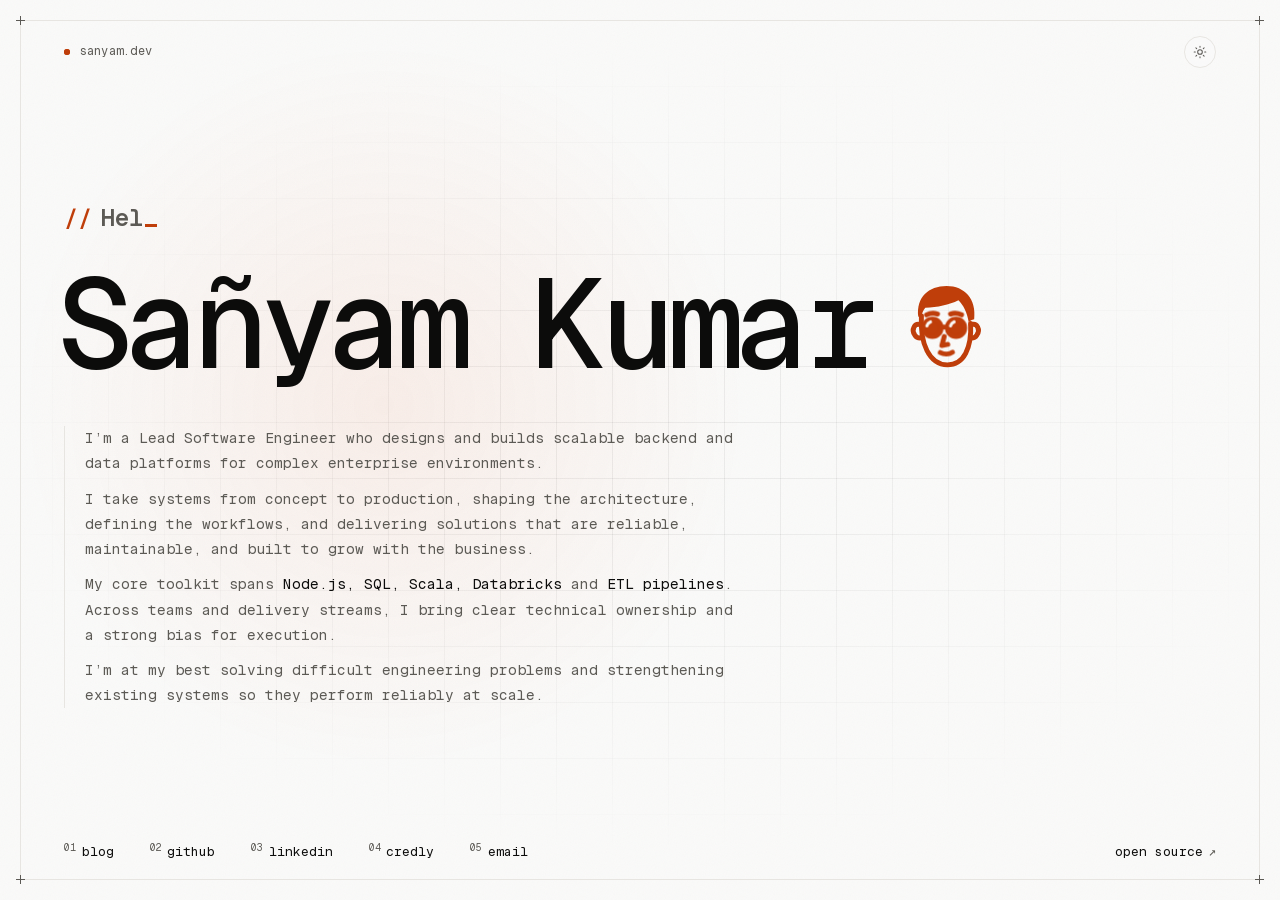
<file: index.html>
<!DOCTYPE html>
<html lang="en">

<head>
  <meta charset="utf-8" />
  <meta name="viewport" content="width=device-width, initial-scale=1" />
  <meta http-equiv="Content-Security-Policy" content="default-src 'self'; script-src 'self' 'sha256-eQUGtPhNb5aJUjCQH5fNO0NZJ8KZQ/fn9OC6A8GYph0='; style-src 'self'; font-src 'self'; img-src 'self' data:; connect-src 'self'; object-src 'none'; base-uri 'self'; form-action 'none'; upgrade-insecure-requests" />
  <title>Sañyam Kumar</title>
  <meta name="description" content="Sañyam Kumar — Lead Software Engineer building scalable backend and data systems." />
  <meta name="color-scheme" content="light dark" />
  <meta name="theme-color" content="#fafaf9" media="(prefers-color-scheme: light)" />
  <meta name="theme-color" content="#0a0a0a" media="(prefers-color-scheme: dark)" />
  <link rel="canonical" href="https://sanyam.dev/" />
  <meta property="og:type" content="website" />
  <meta property="og:site_name" content="Sañyam Kumar" />
  <meta property="og:locale" content="en_CA" />
  <meta property="og:title" content="Sañyam Kumar — Lead Software Engineer" />
  <meta property="og:description" content="Lead Software Engineer building scalable backend and data systems." />
  <meta property="og:url" content="https://sanyam.dev/" />
  <meta property="og:image" content="https://sanyam.dev/meta.jpg" />
  <meta property="og:image:type" content="image/jpeg" />
  <meta property="og:image:width" content="1200" />
  <meta property="og:image:height" content="1200" />
  <meta property="og:image:alt" content="Sañyam Kumar — Lead Software Engineer, sanyam.dev" />
  <meta name="twitter:card" content="summary" />
  <meta name="twitter:title" content="Sañyam Kumar — Lead Software Engineer" />
  <meta name="twitter:description" content="Lead Software Engineer building scalable backend and data systems." />
  <meta name="twitter:image" content="https://sanyam.dev/meta.jpg" />
  <meta name="twitter:image:alt" content="Sañyam Kumar — Lead Software Engineer, sanyam.dev" />
  <link rel="icon" href="favicon.ico" sizes="any" />
  <link rel="apple-touch-icon" href="apple-touch-icon.png" />

  <!-- Apply saved theme before first paint to avoid a flash -->
  <script>
    try {
      var t = localStorage.getItem("theme-preference");
      if (t === "dark" || t === "light") document.documentElement.dataset.theme = t;
    } catch (e) {}
  </script>

  <link rel="preload" href="fonts/geist-mono-latin.woff2" as="font" type="font/woff2" crossorigin />
  <link rel="stylesheet" href="css/main.css" />
</head>

<body class="home">
  <div class="backdrop" aria-hidden="true">
    <div class="grid"></div>
    <div class="glow"></div>
    <div class="grain"></div>
  </div>
  <div class="frame" aria-hidden="true">
    <i></i><i></i><i></i><i></i>
  </div>

  <header class="topbar">
    <a class="mark" href="/" aria-label="sanyam.dev home"><span class="pulse"></span>sanyam.dev</a>
    <button class="theme-toggle" type="button" aria-label="Toggle dark mode">
      <svg class="icon-sun" viewBox="0 0 24 24" aria-hidden="true">
        <circle cx="12" cy="12" r="4" />
        <path d="M12 2v2M12 20v2M4.93 4.93l1.41 1.41M17.66 17.66l1.41 1.41M2 12h2M20 12h2M4.93 19.07l1.41-1.41M17.66 6.34l1.41-1.41" />
      </svg>
      <svg class="icon-moon" viewBox="0 0 24 24" aria-hidden="true">
        <path d="M21 12.8A9 9 0 1 1 11.2 3a7 7 0 0 0 9.8 9.8z" />
      </svg>
    </button>
  </header>

  <main>
    <p class="greeting" aria-hidden="true">
      <span class="slash">//</span>
      <span class="txt-rotate" data-period="1600"
        data-rotate='["Hello", "नमस्ते", "Bonjour", "Merhaba", "ਸਤ ਸ੍ਰੀ ਅਕਾਲ", "Kamusta", "வணக்கம்", "నమస్కారం", "നമസ്തേ", "ನಮಸ್ಕಾರ"]'><span class="caret"></span></span>
    </p>
    <h1><span class="name">Sañyam Kumar</span><svg class="h1-icon face" viewBox="0 0 24 24" aria-hidden="true">
        <path class="hair" d="M5.4 9.6C4.9 4.6 8 1.8 12.6 1.8c4.6 0 7.6 3.3 7 8.4-.6.1-1 .4-1.4.7-.4-2.4-1.3-4.2-2.6-5.5-2.4 1.2-5.3 1.8-8.4 1.9-.5.6-.8 1.3-1 2.1Z" />
        <path d="M6.2 9.4c-.4 7 2 12.4 6.6 12.4 4.2 0 6.2-4.3 5.9-10.5" />
        <path d="M6 11.6c-1.6-.5-2.4 1.3-1.5 2.6.3.5.8.8 1.4.8M18.8 11.6c1.6-.5 2.4 1.3 1.5 2.6-.3.5-.8.8-1.4.8" />
        <g class="brows"><path d="M7.5 9.1c.8-.4 1.9-.5 2.8-.2M13.6 8.9c.9-.3 1.9-.2 2.8.2" /></g>
        <path d="M12 14.6l-.6 2.3 1.5-.3" />
        <g class="glasses">
          <circle class="lens" cx="9" cy="12.4" r="2.2" />
          <circle class="lens" cx="15" cy="12.4" r="2.2" />
          <path d="M11.2 12.2h1.6" />
          <path class="glint" d="M7.6 11.9a1.5 1.5 0 0 1 .9-1M13.6 11.9a1.5 1.5 0 0 1 .9-1" />
        </g>
        <path class="mouth" d="M11 18.7c.9.5 2.2.5 3.1-.1" />
        <g class="look"><g class="eyes"><circle cx="9.5" cy="12.1" r=".6" /><circle cx="15.5" cy="12.1" r=".6" /></g></g>
      </svg></h1>
    <div class="about">
      <p>
        I’m a Lead Software Engineer who designs and builds scalable backend
        and data platforms for complex enterprise environments.
      </p>
      <p>
        I take systems from concept to production, shaping the architecture,
        defining the workflows, and delivering solutions that are reliable,
        maintainable, and built to grow with the business.
      </p>
      <p>
        My core toolkit spans <span class="hl">Node.js, SQL, Scala, Databricks</span>
        and <span class="hl">ETL pipelines</span>. Across teams and delivery
        streams, I bring clear technical ownership and a strong bias for execution.
      </p>
      <p>
        I’m at my best solving difficult engineering problems and strengthening
        existing systems so they perform reliably at scale.
      </p>
    </div>
  </main>

  <footer class="footer">
    <nav class="links" aria-label="Elsewhere">
      <a href="https://blog.sanyam.dev" target="_blank" rel="noopener noreferrer"><sup>01</sup>blog</a>
      <a href="https://github.com/snymkmr" target="_blank" rel="noopener noreferrer"><sup>02</sup>github</a>
      <a href="https://www.linkedin.com/in/sanyam/" target="_blank" rel="noopener noreferrer"><sup>03</sup>linkedin</a>
      <a href="https://www.credly.com/users/sanyam/badges" target="_blank" rel="noopener noreferrer"><sup>04</sup>credly</a>
      <a href="mailto:sanyamkumar@duck.com?subject=Hello%20from%20sanyam.dev"><sup>05</sup>email</a>
    </nav>
    <div class="links">
      <a href="/open-source/">open source<span class="arrow" aria-hidden="true">↗</span></a>
    </div>
  </footer>

  <script src="script.js" defer></script>
</body>

</html>
</file>
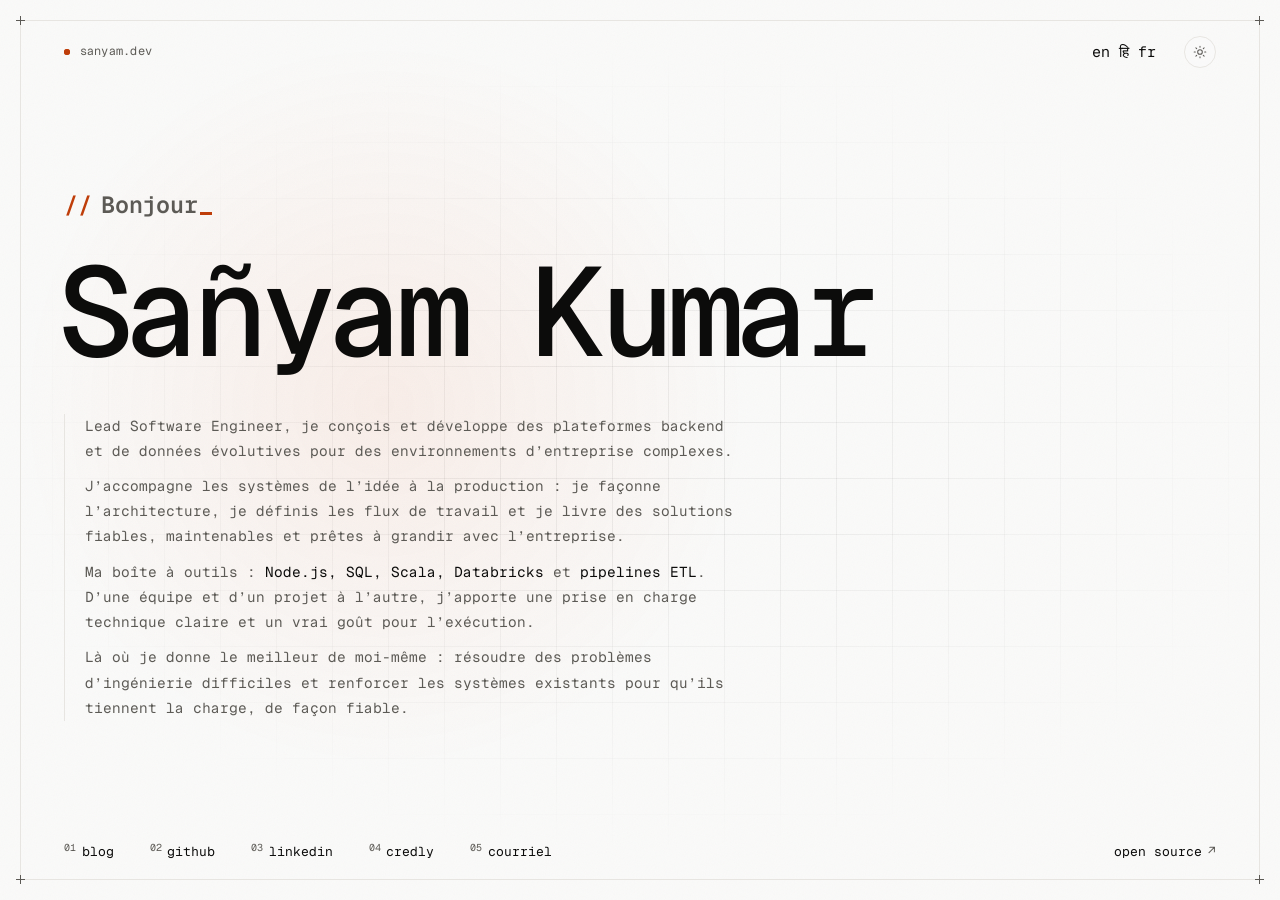
<file: fr/index.html>
<!DOCTYPE html>
<html lang="fr">

<head>
  <meta charset="utf-8" />
  <meta name="viewport" content="width=device-width, initial-scale=1" />
  <title>Sañyam Kumar</title>
  <meta name="description" content="Sañyam Kumar — Lead Software Engineer : conception de plateformes backend et de données évolutives." />
  <meta name="color-scheme" content="light dark" />
  <meta name="theme-color" content="#fafaf9" media="(prefers-color-scheme: light)" />
  <meta name="theme-color" content="#0a0a0a" media="(prefers-color-scheme: dark)" />
  <link rel="canonical" href="https://sanyam.dev/fr/" />
  <link rel="alternate" hreflang="en" href="https://sanyam.dev/" />
  <link rel="alternate" hreflang="hi" href="https://sanyam.dev/hi/" />
  <link rel="alternate" hreflang="fr" href="https://sanyam.dev/fr/" />
  <link rel="alternate" hreflang="x-default" href="https://sanyam.dev/" />
  <meta property="og:type" content="website" />
  <meta property="og:site_name" content="Sañyam Kumar" />
  <meta property="og:locale" content="fr_CA" />
  <meta property="og:locale:alternate" content="en_CA" />
  <meta property="og:locale:alternate" content="hi_IN" />
  <meta property="og:title" content="Sañyam Kumar — Lead Software Engineer" />
  <meta property="og:description" content="Conception de plateformes backend et de données évolutives." />
  <meta property="og:url" content="https://sanyam.dev/fr/" />
  <meta property="og:image" content="https://sanyam.dev/meta.jpg" />
  <meta property="og:image:type" content="image/jpeg" />
  <meta property="og:image:width" content="1200" />
  <meta property="og:image:height" content="1200" />
  <meta property="og:image:alt" content="Sañyam Kumar — Lead Software Engineer, sanyam.dev" />
  <meta name="twitter:card" content="summary" />
  <meta name="twitter:title" content="Sañyam Kumar — Lead Software Engineer" />
  <meta name="twitter:description" content="Conception de plateformes backend et de données évolutives." />
  <meta name="twitter:image" content="https://sanyam.dev/meta.jpg" />
  <meta name="twitter:image:alt" content="Sañyam Kumar — Lead Software Engineer, sanyam.dev" />
  <link rel="icon" href="/favicon.ico" sizes="any" />
  <link rel="apple-touch-icon" href="/apple-touch-icon.png" />

  <!-- Apply saved theme before first paint to avoid a flash -->
  <script>
    try {
      var t = localStorage.getItem("theme-preference");
      if (t === "dark" || t === "light") document.documentElement.dataset.theme = t;
    } catch (e) {}
  </script>

  <link rel="preconnect" href="https://fonts.googleapis.com" />
  <link rel="preconnect" href="https://fonts.gstatic.com" crossorigin />
  <link href="https://fonts.googleapis.com/css2?family=Geist+Mono:wght@300..600&display=swap" rel="stylesheet" />
  <link rel="stylesheet" href="/css/main.css" />
</head>

<body class="home">
  <div class="backdrop" aria-hidden="true">
    <div class="grid"></div>
    <div class="glow"></div>
    <div class="grain"></div>
  </div>
  <div class="frame" aria-hidden="true">
    <i></i><i></i><i></i><i></i>
  </div>

  <header class="topbar">
    <a class="mark" href="/fr/" aria-label="accueil sanyam.dev"><span class="pulse"></span>sanyam.dev</a>
    <div class="topnav">
      <nav class="langs" aria-label="Langue">
        <a href="/" lang="en" hreflang="en" aria-label="English">en</a>
        <a href="/hi/" lang="hi" hreflang="hi" aria-label="हिन्दी">हि</a>
        <a href="/fr/" lang="fr" hreflang="fr" aria-label="Français" aria-current="true">fr</a>
      </nav>
      <button class="theme-toggle" type="button" aria-label="Toggle dark mode">
        <svg class="icon-sun" viewBox="0 0 24 24" aria-hidden="true">
          <circle cx="12" cy="12" r="4" />
          <path d="M12 2v2M12 20v2M4.93 4.93l1.41 1.41M17.66 17.66l1.41 1.41M2 12h2M20 12h2M4.93 19.07l1.41-1.41M17.66 6.34l1.41-1.41" />
        </svg>
        <svg class="icon-moon" viewBox="0 0 24 24" aria-hidden="true">
          <path d="M21 12.8A9 9 0 1 1 11.2 3a7 7 0 0 0 9.8 9.8z" />
        </svg>
      </button>
    </div>
  </header>

  <main>
    <p class="greeting" aria-hidden="true">
      <span class="slash">//</span>
      <span class="txt-rotate" data-period="1600"
        data-rotate='["Bonjour", "Hello", "नमस्ते", "Merhaba", "ਸਤ ਸ੍ਰੀ ਅਕਾਲ", "Kamusta", "வணக்கம்", "నమస్కారం", "നമസ്തേ", "ನಮಸ್ಕಾರ"]'><span class="caret"></span></span>
    </p>
    <h1>Sañyam Kumar</h1>
    <div class="about">
      <p>
        Lead Software Engineer, je conçois et développe des plateformes backend
        et de données évolutives pour des environnements d’entreprise complexes.
      </p>
      <p>
        J’accompagne les systèmes de l’idée à la production : je façonne
        l’architecture, je définis les flux de travail et je livre des solutions
        fiables, maintenables et prêtes à grandir avec l’entreprise.
      </p>
      <p>
        Ma boîte à outils : <span class="hl">Node.js, SQL, Scala, Databricks</span>
        et <span class="hl">pipelines ETL</span>. D’une équipe et d’un projet à
        l’autre, j’apporte une prise en charge technique claire et un vrai goût
        pour l’exécution.
      </p>
      <p>
        Là où je donne le meilleur de moi-même : résoudre des problèmes
        d’ingénierie difficiles et renforcer les systèmes existants pour qu’ils
        tiennent la charge, de façon fiable.
      </p>
    </div>
  </main>

  <footer class="footer">
    <nav class="links" aria-label="Ailleurs">
      <a href="https://blog.sanyam.dev" target="_blank" rel="noopener noreferrer"><sup>01</sup>blog</a>
      <a href="https://github.com/snymkmr" target="_blank" rel="noopener noreferrer"><sup>02</sup>github</a>
      <a href="https://www.linkedin.com/in/sanyam/" target="_blank" rel="noopener noreferrer"><sup>03</sup>linkedin</a>
      <a href="https://www.credly.com/users/sanyam/badges" target="_blank" rel="noopener noreferrer"><sup>04</sup>credly</a>
      <a href="mailto:sanyamkumar@duck.com?subject=Bonjour%20depuis%20sanyam.dev"><sup>05</sup>courriel</a>
    </nav>
    <div class="links">
      <a href="/fr/open-source/">open source<span class="arrow" aria-hidden="true">↗</span></a>
    </div>
  </footer>

  <script src="/script.js"></script>
</body>

</html>
</file>
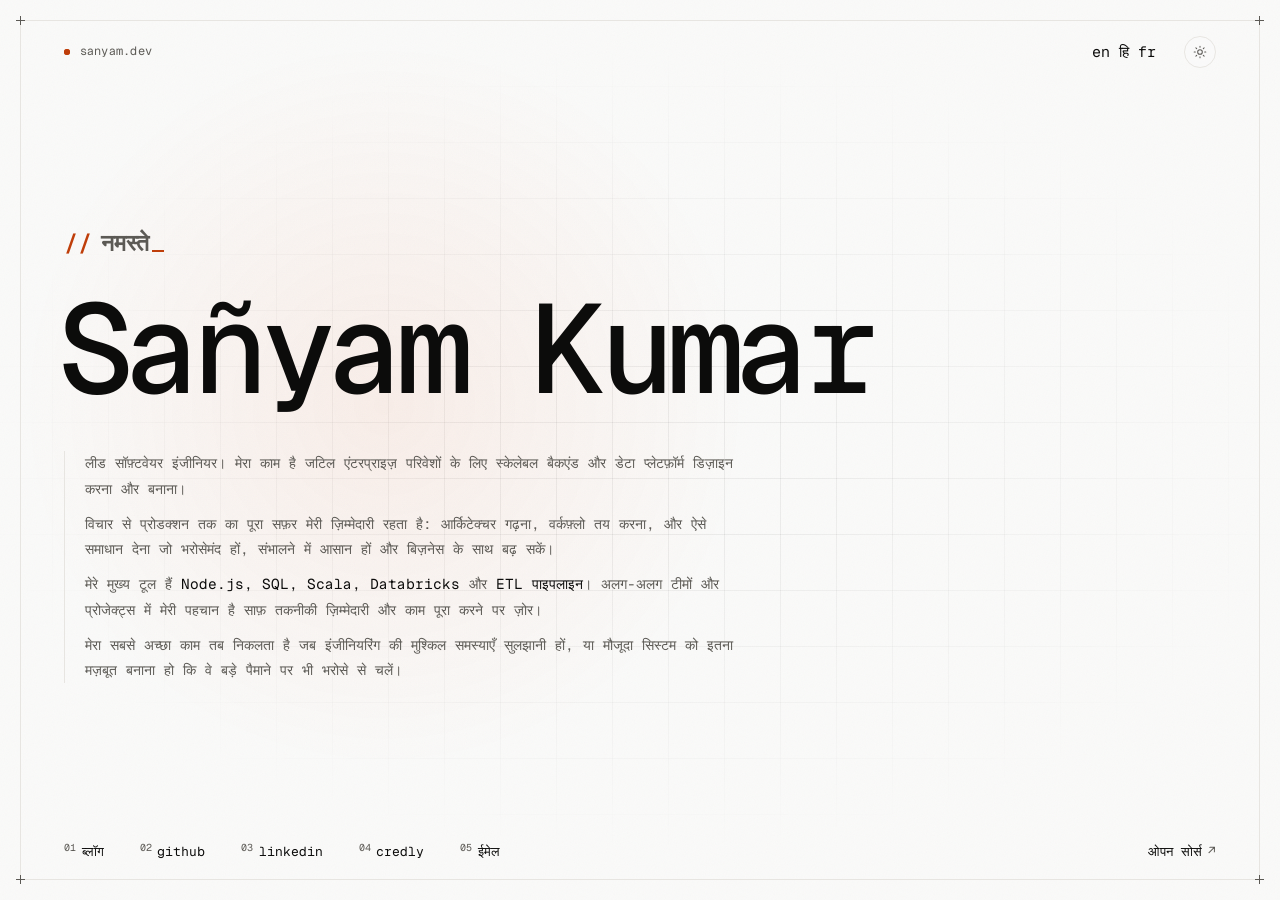
<file: hi/index.html>
<!DOCTYPE html>
<html lang="hi">

<head>
  <meta charset="utf-8" />
  <meta name="viewport" content="width=device-width, initial-scale=1" />
  <title>Sañyam Kumar</title>
  <meta name="description" content="Sañyam Kumar — लीड सॉफ़्टवेयर इंजीनियर। स्केलेबल बैकएंड और डेटा सिस्टम का डिज़ाइन और निर्माण।" />
  <meta name="color-scheme" content="light dark" />
  <meta name="theme-color" content="#fafaf9" media="(prefers-color-scheme: light)" />
  <meta name="theme-color" content="#0a0a0a" media="(prefers-color-scheme: dark)" />
  <link rel="canonical" href="https://sanyam.dev/hi/" />
  <link rel="alternate" hreflang="en" href="https://sanyam.dev/" />
  <link rel="alternate" hreflang="hi" href="https://sanyam.dev/hi/" />
  <link rel="alternate" hreflang="fr" href="https://sanyam.dev/fr/" />
  <link rel="alternate" hreflang="x-default" href="https://sanyam.dev/" />
  <meta property="og:type" content="website" />
  <meta property="og:site_name" content="Sañyam Kumar" />
  <meta property="og:locale" content="hi_IN" />
  <meta property="og:locale:alternate" content="en_CA" />
  <meta property="og:locale:alternate" content="fr_CA" />
  <meta property="og:title" content="Sañyam Kumar — Lead Software Engineer" />
  <meta property="og:description" content="स्केलेबल बैकएंड और डेटा सिस्टम का डिज़ाइन और निर्माण।" />
  <meta property="og:url" content="https://sanyam.dev/hi/" />
  <meta property="og:image" content="https://sanyam.dev/meta.jpg" />
  <meta property="og:image:type" content="image/jpeg" />
  <meta property="og:image:width" content="1200" />
  <meta property="og:image:height" content="1200" />
  <meta property="og:image:alt" content="Sañyam Kumar — Lead Software Engineer, sanyam.dev" />
  <meta name="twitter:card" content="summary" />
  <meta name="twitter:title" content="Sañyam Kumar — Lead Software Engineer" />
  <meta name="twitter:description" content="स्केलेबल बैकएंड और डेटा सिस्टम का डिज़ाइन और निर्माण।" />
  <meta name="twitter:image" content="https://sanyam.dev/meta.jpg" />
  <meta name="twitter:image:alt" content="Sañyam Kumar — Lead Software Engineer, sanyam.dev" />
  <link rel="icon" href="/favicon.ico" sizes="any" />
  <link rel="apple-touch-icon" href="/apple-touch-icon.png" />

  <!-- Apply saved theme before first paint to avoid a flash -->
  <script>
    try {
      var t = localStorage.getItem("theme-preference");
      if (t === "dark" || t === "light") document.documentElement.dataset.theme = t;
    } catch (e) {}
  </script>

  <link rel="preconnect" href="https://fonts.googleapis.com" />
  <link rel="preconnect" href="https://fonts.gstatic.com" crossorigin />
  <link href="https://fonts.googleapis.com/css2?family=Geist+Mono:wght@300..600&family=Noto+Sans+Devanagari:wght@300..600&display=swap" rel="stylesheet" />
  <link rel="stylesheet" href="/css/main.css" />
</head>

<body class="home">
  <div class="backdrop" aria-hidden="true">
    <div class="grid"></div>
    <div class="glow"></div>
    <div class="grain"></div>
  </div>
  <div class="frame" aria-hidden="true">
    <i></i><i></i><i></i><i></i>
  </div>

  <header class="topbar">
    <a class="mark" href="/hi/" aria-label="sanyam.dev होम"><span class="pulse"></span>sanyam.dev</a>
    <div class="topnav">
      <nav class="langs" aria-label="भाषा">
        <a href="/" lang="en" hreflang="en" aria-label="English">en</a>
        <a href="/hi/" lang="hi" hreflang="hi" aria-label="हिन्दी" aria-current="true">हि</a>
        <a href="/fr/" lang="fr" hreflang="fr" aria-label="Français">fr</a>
      </nav>
      <button class="theme-toggle" type="button" aria-label="Toggle dark mode">
        <svg class="icon-sun" viewBox="0 0 24 24" aria-hidden="true">
          <circle cx="12" cy="12" r="4" />
          <path d="M12 2v2M12 20v2M4.93 4.93l1.41 1.41M17.66 17.66l1.41 1.41M2 12h2M20 12h2M4.93 19.07l1.41-1.41M17.66 6.34l1.41-1.41" />
        </svg>
        <svg class="icon-moon" viewBox="0 0 24 24" aria-hidden="true">
          <path d="M21 12.8A9 9 0 1 1 11.2 3a7 7 0 0 0 9.8 9.8z" />
        </svg>
      </button>
    </div>
  </header>

  <main>
    <p class="greeting" aria-hidden="true">
      <span class="slash">//</span>
      <span class="txt-rotate" data-period="1600"
        data-rotate='["नमस्ते", "Hello", "Bonjour", "Merhaba", "ਸਤ ਸ੍ਰੀ ਅਕਾਲ", "Kamusta", "வணக்கம்", "నమస్కారం", "നമസ്തേ", "ನಮಸ್ಕಾರ"]'><span class="caret"></span></span>
    </p>
    <h1 lang="en">Sañyam Kumar</h1>
    <div class="about">
      <p>
        लीड सॉफ़्टवेयर इंजीनियर। मेरा काम है जटिल एंटरप्राइज़ परिवेशों के लिए
        स्केलेबल बैकएंड और डेटा प्लेटफ़ॉर्म डिज़ाइन करना और बनाना।
      </p>
      <p>
        विचार से प्रोडक्शन तक का पूरा सफ़र मेरी ज़िम्मेदारी रहता है: आर्किटेक्चर
        गढ़ना, वर्कफ़्लो तय करना, और ऐसे समाधान देना जो भरोसेमंद हों, संभालने में
        आसान हों और बिज़नेस के साथ बढ़ सकें।
      </p>
      <p>
        मेरे मुख्य टूल हैं <span class="hl">Node.js, SQL, Scala, Databricks</span>
        और <span class="hl">ETL पाइपलाइन</span>। अलग-अलग टीमों और प्रोजेक्ट्स में
        मेरी पहचान है साफ़ तकनीकी ज़िम्मेदारी और काम पूरा करने पर ज़ोर।
      </p>
      <p>
        मेरा सबसे अच्छा काम तब निकलता है जब इंजीनियरिंग की मुश्किल समस्याएँ
        सुलझानी हों, या मौजूदा सिस्टम को इतना मज़बूत बनाना हो कि वे बड़े पैमाने पर
        भी भरोसे से चलें।
      </p>
    </div>
  </main>

  <footer class="footer">
    <nav class="links" aria-label="और जगहें">
      <a href="https://blog.sanyam.dev" target="_blank" rel="noopener noreferrer"><sup>01</sup>ब्लॉग</a>
      <a href="https://github.com/snymkmr" target="_blank" rel="noopener noreferrer"><sup>02</sup>github</a>
      <a href="https://www.linkedin.com/in/sanyam/" target="_blank" rel="noopener noreferrer"><sup>03</sup>linkedin</a>
      <a href="https://www.credly.com/users/sanyam/badges" target="_blank" rel="noopener noreferrer"><sup>04</sup>credly</a>
      <a href="mailto:sanyamkumar@duck.com?subject=sanyam.dev%20%E0%A4%B8%E0%A5%87%20%E0%A4%A8%E0%A4%AE%E0%A4%B8%E0%A5%8D%E0%A4%A4%E0%A5%87"><sup>05</sup>ईमेल</a>
    </nav>
    <div class="links">
      <a href="/hi/open-source/">ओपन सोर्स<span class="arrow" aria-hidden="true">↗</span></a>
    </div>
  </footer>

  <script src="/script.js"></script>
</body>

</html>
</file>
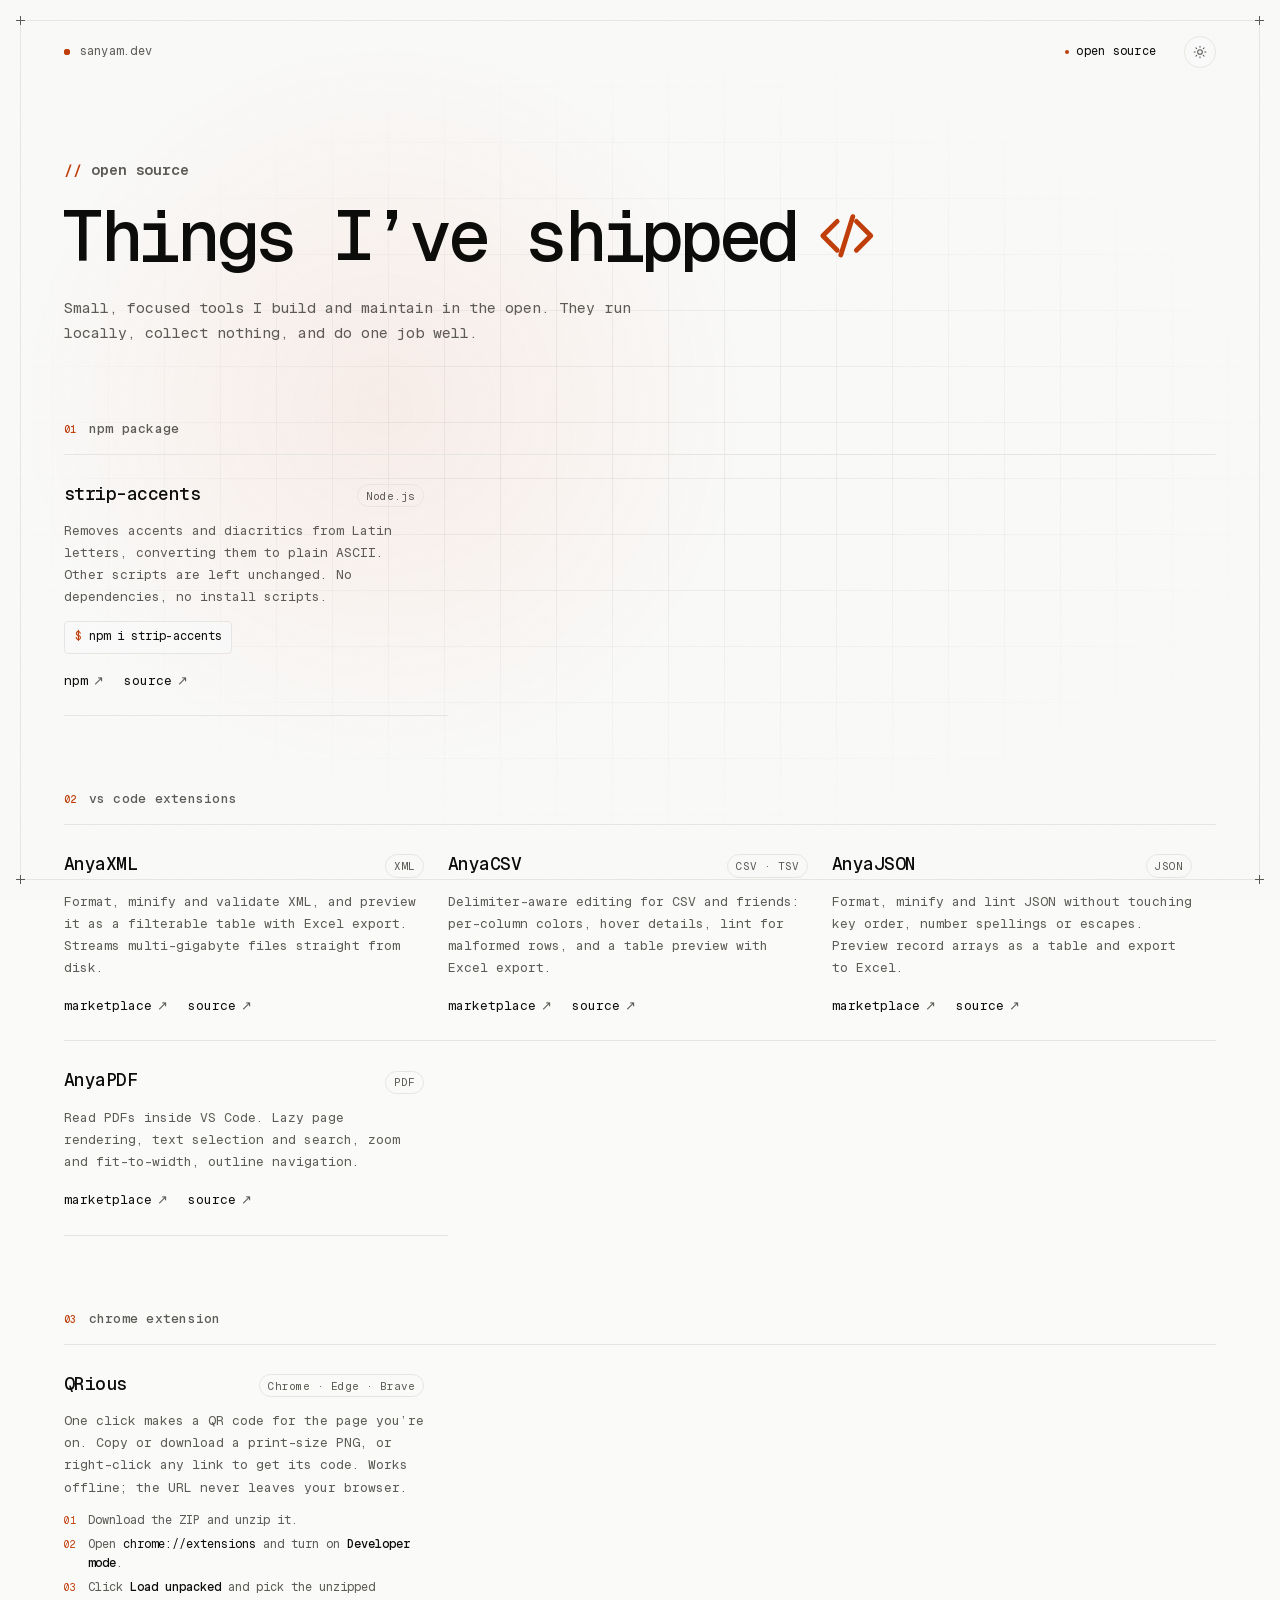
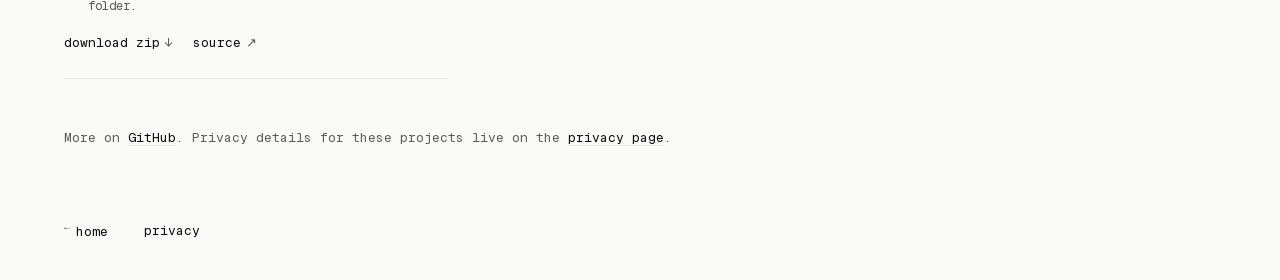
<file: open-source/index.html>
<!doctype html>
<html lang="en">

<head>
  <meta charset="utf-8" />
  <meta name="viewport" content="width=device-width, initial-scale=1" />
  <meta http-equiv="Content-Security-Policy" content="default-src 'self'; script-src 'self' 'sha256-eQUGtPhNb5aJUjCQH5fNO0NZJ8KZQ/fn9OC6A8GYph0='; style-src 'self'; font-src 'self'; img-src 'self' data:; connect-src 'self'; object-src 'none'; base-uri 'self'; form-action 'none'; upgrade-insecure-requests" />
  <title>Open Source | Sañyam Kumar</title>
  <meta name="description" content="Open-source projects by Sañyam Kumar: an npm package, VS Code extensions, and a Chrome extension." />
  <meta name="color-scheme" content="light dark" />
  <meta name="theme-color" content="#fafaf9" media="(prefers-color-scheme: light)" />
  <meta name="theme-color" content="#0a0a0a" media="(prefers-color-scheme: dark)" />
  <link rel="canonical" href="https://sanyam.dev/open-source/" />
  <meta property="og:type" content="website" />
  <meta property="og:site_name" content="Sañyam Kumar" />
  <meta property="og:locale" content="en_CA" />
  <meta property="og:title" content="Open Source — Sañyam Kumar" />
  <meta property="og:description" content="An npm package, VS Code extensions, and a Chrome extension." />
  <meta property="og:url" content="https://sanyam.dev/open-source/" />
  <meta property="og:image" content="https://sanyam.dev/meta.jpg" />
  <meta property="og:image:type" content="image/jpeg" />
  <meta property="og:image:width" content="1200" />
  <meta property="og:image:height" content="1200" />
  <meta property="og:image:alt" content="Sañyam Kumar — Lead Software Engineer, sanyam.dev" />
  <meta name="twitter:card" content="summary" />
  <meta name="twitter:title" content="Open Source — Sañyam Kumar" />
  <meta name="twitter:description" content="An npm package, VS Code extensions, and a Chrome extension." />
  <meta name="twitter:image" content="https://sanyam.dev/meta.jpg" />
  <meta name="twitter:image:alt" content="Sañyam Kumar — Lead Software Engineer, sanyam.dev" />
  <link rel="icon" href="../favicon.ico" sizes="any" />
  <link rel="apple-touch-icon" href="../apple-touch-icon.png" />

  <script>
    try {
      var t = localStorage.getItem("theme-preference");
      if (t === "dark" || t === "light") document.documentElement.dataset.theme = t;
    } catch (e) {}
  </script>

  <link rel="preload" href="../fonts/geist-mono-latin.woff2" as="font" type="font/woff2" crossorigin />
  <link rel="stylesheet" href="../css/main.css" />
</head>

<body class="page">
  <div class="backdrop" aria-hidden="true">
    <div class="grid"></div>
    <div class="glow"></div>
    <div class="grain"></div>
  </div>
  <div class="frame" aria-hidden="true">
    <i></i><i></i><i></i><i></i>
  </div>

  <header class="topbar">
    <a class="mark" href="/" aria-label="sanyam.dev home"><span class="pulse"></span>sanyam.dev</a>
    <div class="topnav">
      <a class="navlink" href="/open-source/" aria-current="page">open source</a>
      <button class="theme-toggle" type="button" aria-label="Toggle dark mode">
        <svg class="icon-sun" viewBox="0 0 24 24" aria-hidden="true">
          <circle cx="12" cy="12" r="4" />
          <path d="M12 2v2M12 20v2M4.93 4.93l1.41 1.41M17.66 17.66l1.41 1.41M2 12h2M20 12h2M4.93 19.07l1.41-1.41M17.66 6.34l1.41-1.41" />
        </svg>
        <svg class="icon-moon" viewBox="0 0 24 24" aria-hidden="true">
          <path d="M21 12.8A9 9 0 1 1 11.2 3a7 7 0 0 0 9.8 9.8z" />
        </svg>
      </button>
    </div>
  </header>

  <main>
    <p class="greeting"><span class="slash">//</span>open source</p>
    <h1>Things I’ve <span class="h1-tail">shipped<svg class="h1-icon code" viewBox="0 0 24 24" aria-hidden="true">
        <g class="lt"><path d="M8 6l-6 6 6 6" /></g>
        <g class="sl"><path d="M14.5 4l-5 16" /></g>
        <g class="gt"><path d="M16 6l6 6-6 6" /></g>
      </svg></span></h1>
    <p class="lede">
      Small, focused tools I build and maintain in the open. They run locally,
      collect nothing, and do one job well.
    </p>

    <section class="group" aria-labelledby="g-npm">
      <h2 id="g-npm"><span class="count">01</span>npm package</h2>
      <ul class="projects">
        <li class="project">
          <div class="head">
            <h3>strip-accents</h3>
            <span class="tag">Node.js</span>
          </div>
          <p>
            Removes accents and diacritics from Latin letters, converting them to
            plain ASCII. Other scripts are left unchanged. No dependencies, no
            install scripts.
          </p>
          <code class="install">npm i strip-accents</code>
          <div class="actions">
            <a href="https://www.npmjs.com/package/strip-accents" target="_blank" rel="noopener noreferrer">npm<span class="arrow" aria-hidden="true">↗</span></a>
            <a href="https://github.com/snymkmr/strip-accents" target="_blank" rel="noopener noreferrer">source<span class="arrow" aria-hidden="true">↗</span></a>
          </div>
        </li>
      </ul>
    </section>

    <section class="group" aria-labelledby="g-vscode">
      <h2 id="g-vscode"><span class="count">02</span>VS Code extensions</h2>
      <ul class="projects">
        <li class="project">
          <div class="head">
            <h3>AnyaXML</h3>
            <span class="tag">XML</span>
          </div>
          <p>
            Format, minify and validate XML, and preview it as a filterable table
            with Excel export. Streams multi-gigabyte files straight from disk.
          </p>
          <div class="actions">
            <a href="https://marketplace.visualstudio.com/items?itemName=Sanyam.anyaxml" target="_blank" rel="noopener noreferrer">marketplace<span class="arrow" aria-hidden="true">↗</span></a>
            <a href="https://github.com/snymkmr/anyaXML" target="_blank" rel="noopener noreferrer">source<span class="arrow" aria-hidden="true">↗</span></a>
          </div>
        </li>
        <li class="project">
          <div class="head">
            <h3>AnyaCSV</h3>
            <span class="tag">CSV · TSV</span>
          </div>
          <p>
            Delimiter-aware editing for CSV and friends: per-column colors, hover
            details, lint for malformed rows, and a table preview with Excel export.
          </p>
          <div class="actions">
            <a href="https://marketplace.visualstudio.com/items?itemName=Sanyam.anyacsv" target="_blank" rel="noopener noreferrer">marketplace<span class="arrow" aria-hidden="true">↗</span></a>
            <a href="https://github.com/snymkmr/anyaCSV" target="_blank" rel="noopener noreferrer">source<span class="arrow" aria-hidden="true">↗</span></a>
          </div>
        </li>
        <li class="project">
          <div class="head">
            <h3>AnyaJSON</h3>
            <span class="tag">JSON</span>
          </div>
          <p>
            Format, minify and lint JSON without touching key order, number
            spellings or escapes. Preview record arrays as a table and export to Excel.
          </p>
          <div class="actions">
            <a href="https://marketplace.visualstudio.com/items?itemName=Sanyam.anyajson" target="_blank" rel="noopener noreferrer">marketplace<span class="arrow" aria-hidden="true">↗</span></a>
            <a href="https://github.com/snymkmr/anyaJSON" target="_blank" rel="noopener noreferrer">source<span class="arrow" aria-hidden="true">↗</span></a>
          </div>
        </li>
        <li class="project">
          <div class="head">
            <h3>AnyaPDF</h3>
            <span class="tag">PDF</span>
          </div>
          <p>
            Read PDFs inside VS Code. Lazy page rendering, text selection and
            search, zoom and fit-to-width, outline navigation.
          </p>
          <div class="actions">
            <a href="https://marketplace.visualstudio.com/items?itemName=Sanyam.anyapdf" target="_blank" rel="noopener noreferrer">marketplace<span class="arrow" aria-hidden="true">↗</span></a>
            <a href="https://github.com/snymkmr/anyaPDF" target="_blank" rel="noopener noreferrer">source<span class="arrow" aria-hidden="true">↗</span></a>
          </div>
        </li>
      </ul>
    </section>

    <section class="group" aria-labelledby="g-chrome">
      <h2 id="g-chrome"><span class="count">03</span>Chrome extension</h2>
      <ul class="projects">
        <li class="project">
          <div class="head">
            <h3>QRious</h3>
            <span class="tag">Chrome · Edge · Brave</span>
          </div>
          <p>
            One click makes a QR code for the page you’re on. Copy or download a
            print-size PNG, or right-click any link to get its code. Works offline;
            the URL never leaves your browser.
          </p>
          <ol class="steps" aria-label="Install">
            <li>Download the ZIP and unzip it.</li>
            <li>Open <code>chrome://extensions</code> and turn on <strong>Developer mode</strong>.</li>
            <li>Click <strong>Load unpacked</strong> and pick the unzipped folder.</li>
          </ol>
          <div class="actions">
            <a href="https://github.com/snymkmr/QRious/archive/refs/heads/main.zip">download zip<span class="arrow" aria-hidden="true">↓</span></a>
            <a href="https://github.com/snymkmr/QRious" target="_blank" rel="noopener noreferrer">source<span class="arrow" aria-hidden="true">↗</span></a>
          </div>
        </li>
      </ul>
    </section>

    <p class="note">
      More on <a href="https://github.com/snymkmr" target="_blank" rel="noopener noreferrer">GitHub</a>.
      Privacy details for these projects live on the <a href="/privacy/">privacy page</a>.
    </p>
  </main>

  <footer class="footer">
    <nav class="links" aria-label="Site">
      <a href="/"><sup>←</sup>home</a>
      <a href="/privacy/">privacy</a>
    </nav>
  </footer>

  <script src="../script.js" defer></script>
</body>

</html>
</file>
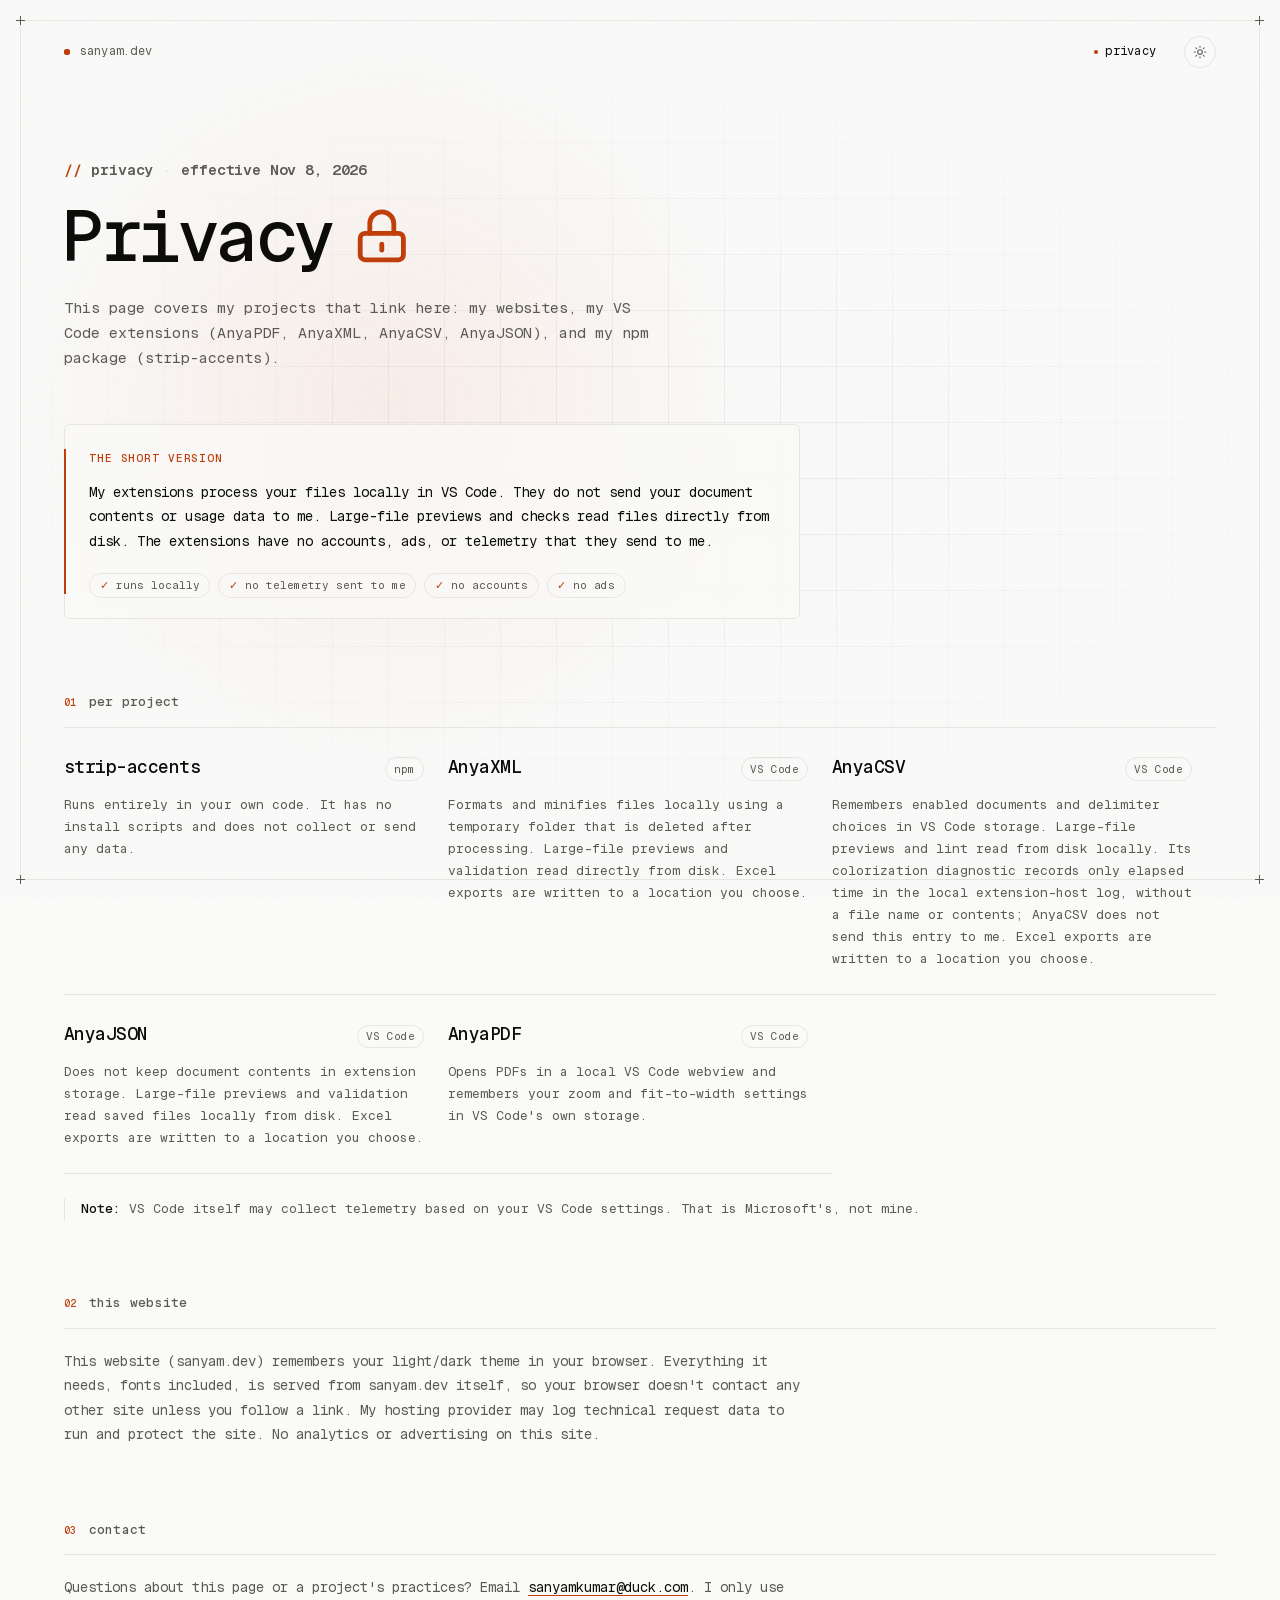
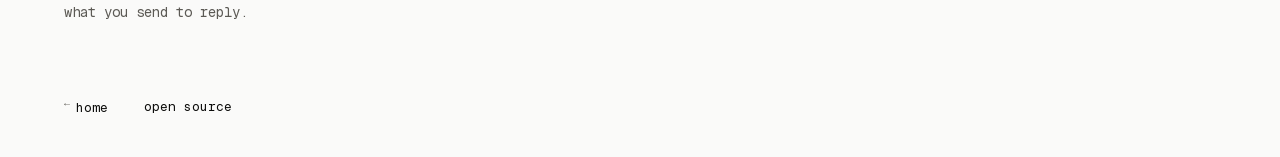
<file: privacy/index.html>
<!doctype html>
<html lang="en">

<head>
  <meta charset="utf-8" />
  <meta name="viewport" content="width=device-width, initial-scale=1" />
  <meta http-equiv="Content-Security-Policy" content="default-src 'self'; script-src 'self' 'sha256-eQUGtPhNb5aJUjCQH5fNO0NZJ8KZQ/fn9OC6A8GYph0='; style-src 'self'; font-src 'self'; img-src 'self' data:; connect-src 'self'; object-src 'none'; base-uri 'self'; form-action 'none'; upgrade-insecure-requests" />
  <title>Privacy | Sañyam Kumar</title>
  <meta name="description" content="Privacy information for sanyam.dev, the Anya VS Code extensions and the strip-accents npm package." />
  <meta name="color-scheme" content="light dark" />
  <meta name="theme-color" content="#fafaf9" media="(prefers-color-scheme: light)" />
  <meta name="theme-color" content="#0a0a0a" media="(prefers-color-scheme: dark)" />
  <link rel="canonical" href="https://sanyam.dev/privacy/" />
  <meta property="og:type" content="website" />
  <meta property="og:site_name" content="Sañyam Kumar" />
  <meta property="og:locale" content="en_CA" />
  <meta property="og:title" content="Privacy — Sañyam Kumar" />
  <meta property="og:description" content="Privacy information for sanyam.dev, the Anya VS Code extensions and the strip-accents npm package." />
  <meta property="og:url" content="https://sanyam.dev/privacy/" />
  <meta property="og:image" content="https://sanyam.dev/meta.jpg" />
  <meta property="og:image:type" content="image/jpeg" />
  <meta property="og:image:width" content="1200" />
  <meta property="og:image:height" content="1200" />
  <meta property="og:image:alt" content="Sañyam Kumar — Lead Software Engineer, sanyam.dev" />
  <meta name="twitter:card" content="summary" />
  <meta name="twitter:title" content="Privacy — Sañyam Kumar" />
  <meta name="twitter:description" content="Privacy information for sanyam.dev, the Anya VS Code extensions and the strip-accents npm package." />
  <meta name="twitter:image" content="https://sanyam.dev/meta.jpg" />
  <meta name="twitter:image:alt" content="Sañyam Kumar — Lead Software Engineer, sanyam.dev" />
  <link rel="icon" href="../favicon.ico" sizes="any" />
  <link rel="apple-touch-icon" href="../apple-touch-icon.png" />

  <script>
    try {
      var t = localStorage.getItem("theme-preference");
      if (t === "dark" || t === "light") document.documentElement.dataset.theme = t;
    } catch (e) {}
  </script>

  <link rel="preload" href="../fonts/geist-mono-latin.woff2" as="font" type="font/woff2" crossorigin />
  <link rel="stylesheet" href="../css/main.css" />
</head>

<body class="page">
  <div class="backdrop" aria-hidden="true">
    <div class="grid"></div>
    <div class="glow"></div>
    <div class="grain"></div>
  </div>
  <div class="frame" aria-hidden="true">
    <i></i><i></i><i></i><i></i>
  </div>

  <header class="topbar">
    <a class="mark" href="/" aria-label="sanyam.dev home"><span class="pulse"></span>sanyam.dev</a>
    <div class="topnav">
      <a class="navlink" href="/privacy/" aria-current="page">privacy</a>
      <button class="theme-toggle" type="button" aria-label="Toggle dark mode">
        <svg class="icon-sun" viewBox="0 0 24 24" aria-hidden="true">
          <circle cx="12" cy="12" r="4" />
          <path d="M12 2v2M12 20v2M4.93 4.93l1.41 1.41M17.66 17.66l1.41 1.41M2 12h2M20 12h2M4.93 19.07l1.41-1.41M17.66 6.34l1.41-1.41" />
        </svg>
        <svg class="icon-moon" viewBox="0 0 24 24" aria-hidden="true">
          <path d="M21 12.8A9 9 0 1 1 11.2 3a7 7 0 0 0 9.8 9.8z" />
        </svg>
      </button>
    </div>
  </header>

  <main>
    <p class="greeting"><span class="slash">//</span>privacy <span class="sep" aria-hidden="true">·</span> effective Nov 8, 2026</p>
    <h1>Privacy<svg class="h1-icon lock" viewBox="0 0 24 24" aria-hidden="true">
        <g class="shackle"><path d="M7 11V7a5 5 0 0 1 10 0v4" /></g>
        <g class="body">
          <rect x="3" y="11" width="18" height="11" rx="2" />
          <path d="M12 15.5v2.5" />
        </g>
      </svg></h1>
    <p class="lede">
      This page covers my projects that link here: my websites, my VS Code
      extensions (AnyaPDF, AnyaXML, AnyaCSV, AnyaJSON), and my npm package
      (strip-accents).
    </p>

    <section class="tldr" aria-labelledby="g-short">
      <h2 id="g-short" class="tldr-label">The short version</h2>
      <p>
        My extensions process your files locally in VS Code. They do not send
        your document contents or usage data to me. Large-file previews and
        checks read files directly from disk. The extensions have no accounts,
        ads, or telemetry that they send to me.
      </p>
      <ul class="promises" aria-label="At a glance">
        <li>runs locally</li>
        <li>no telemetry sent to me</li>
        <li>no accounts</li>
        <li>no ads</li>
      </ul>
    </section>

    <section class="group" aria-labelledby="g-projects">
      <h2 id="g-projects"><span class="count">01</span>per project</h2>
      <ul class="projects">
        <li class="project">
          <div class="head">
            <h3>strip-accents</h3>
            <span class="tag">npm</span>
          </div>
          <p>
            Runs entirely in your own code. It has no install scripts and does
            not collect or send any data.
          </p>
        </li>
        <li class="project">
          <div class="head">
            <h3>AnyaXML</h3>
            <span class="tag">VS Code</span>
          </div>
          <p>
            Formats and minifies files locally using a temporary folder that is
            deleted after processing. Large-file previews and validation read
            directly from disk. Excel exports are written to a location you choose.
          </p>
        </li>
        <li class="project">
          <div class="head">
            <h3>AnyaCSV</h3>
            <span class="tag">VS Code</span>
          </div>
          <p>
            Remembers enabled documents and delimiter choices in VS Code storage.
            Large-file previews and lint read from disk locally. Its colorization
            diagnostic records only elapsed time in the local extension-host log,
            without a file name or contents; AnyaCSV does not send this entry to me.
            Excel exports are written to a location you choose.
          </p>
        </li>
        <li class="project">
          <div class="head">
            <h3>AnyaJSON</h3>
            <span class="tag">VS Code</span>
          </div>
          <p>
            Does not keep document contents in extension storage. Large-file
            previews and validation read saved files locally from disk. Excel
            exports are written to a location you choose.
          </p>
        </li>
        <li class="project">
          <div class="head">
            <h3>AnyaPDF</h3>
            <span class="tag">VS Code</span>
          </div>
          <p>
            Opens PDFs in a local VS Code webview and remembers your zoom and
            fit-to-width settings in VS Code's own storage.
          </p>
        </li>
      </ul>
      <p class="callout">
        <strong>Note:</strong> VS Code itself may collect telemetry based on your
        VS Code settings. That is Microsoft's, not mine.
      </p>
    </section>

    <section class="group" aria-labelledby="g-site">
      <h2 id="g-site"><span class="count">02</span>this website</h2>
      <p class="prose">
        This website (sanyam.dev) remembers your light/dark theme in your browser.
        Everything it needs, fonts included, is served from sanyam.dev itself, so
        your browser doesn't contact any other site unless you follow a link.
        My hosting provider may log technical request data to run and protect the
        site. No analytics or advertising on this site.
      </p>
    </section>

    <section class="group" aria-labelledby="g-contact">
      <h2 id="g-contact"><span class="count">03</span>contact</h2>
      <p class="prose">
        Questions about this page or a project's practices? Email
        <a href="mailto:sanyamkumar@duck.com">sanyamkumar@duck.com</a>.
        I only use what you send to reply.
      </p>
    </section>
  </main>

  <footer class="footer">
    <nav class="links" aria-label="Site">
      <a href="/"><sup>←</sup>home</a>
      <a href="/open-source/">open source</a>
    </nav>
  </footer>

  <script src="../script.js" defer></script>
</body>

</html>
</file>
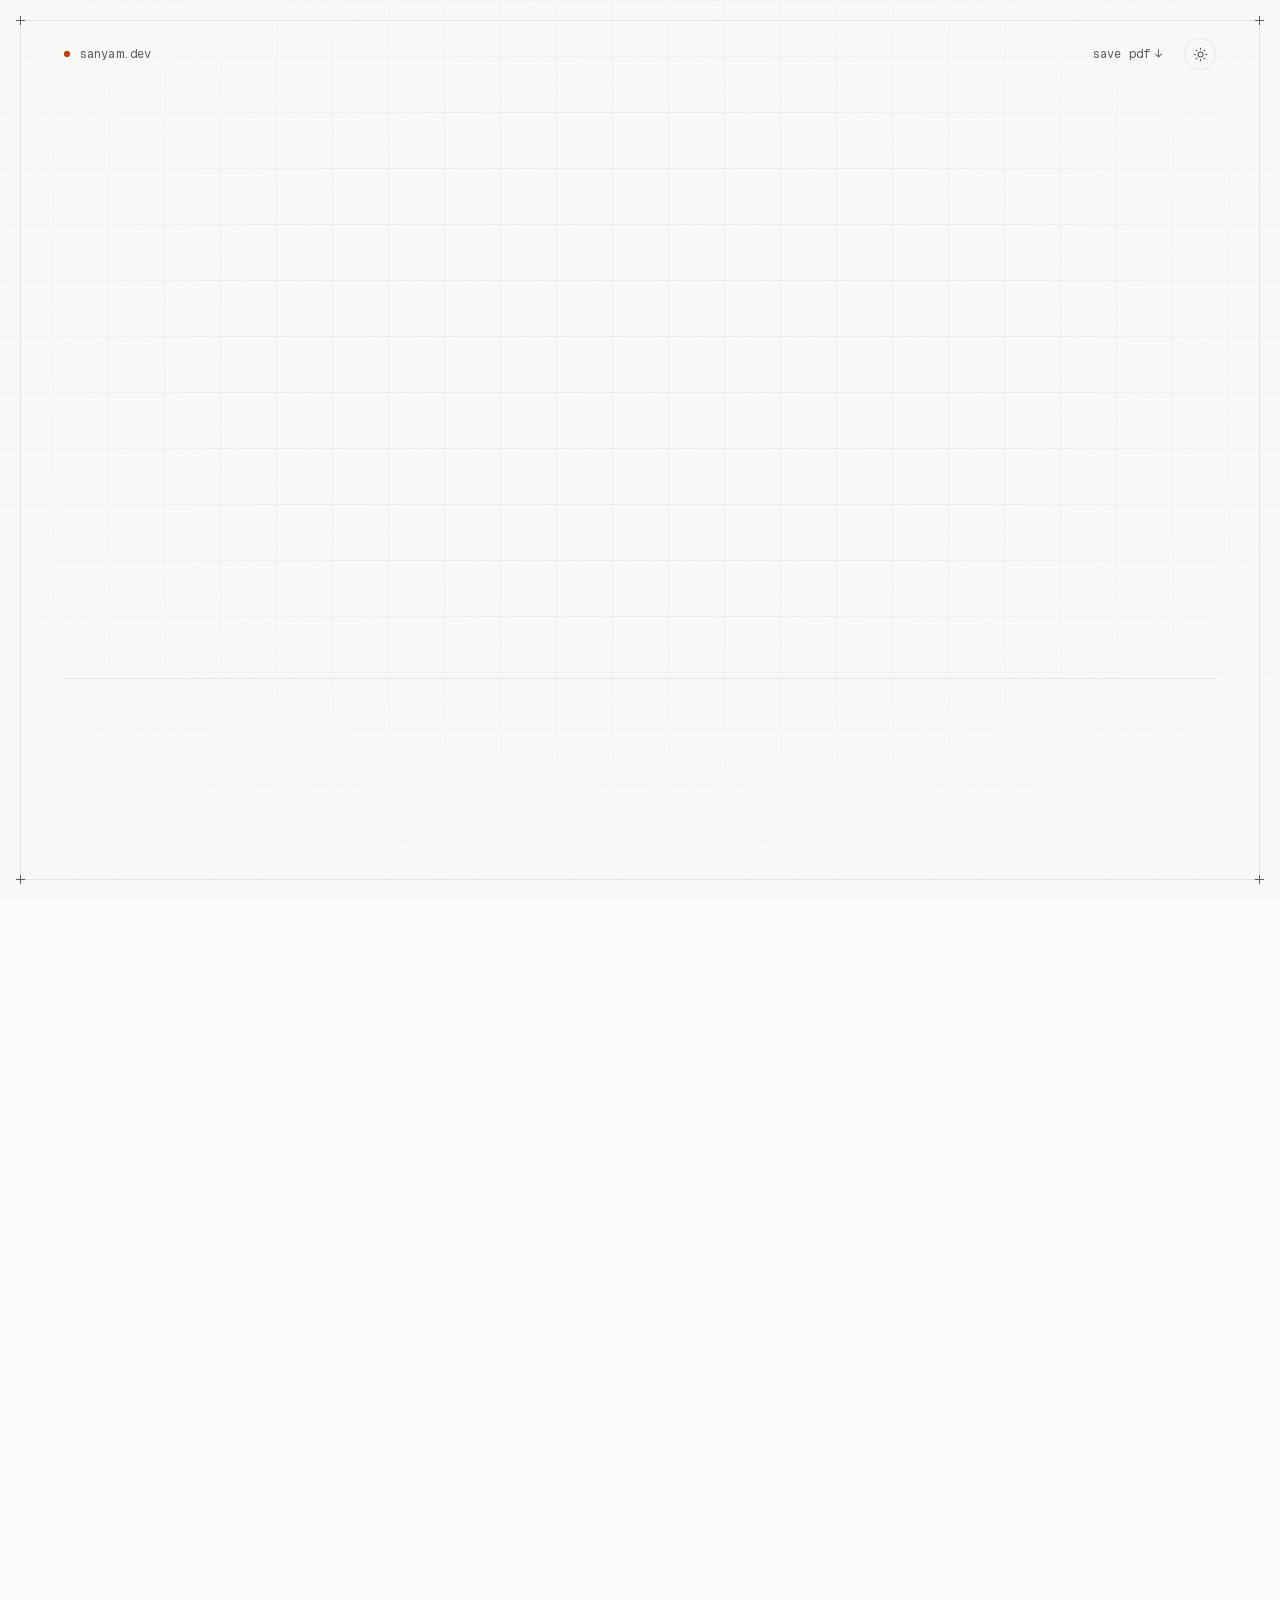
<file: resume/index.html>
<!doctype html>
<html lang="en">

<head>
    <meta charset="utf-8" />
    <meta name="viewport" content="width=device-width, initial-scale=1" />
    <meta http-equiv="Content-Security-Policy" content="default-src 'self'; script-src 'self' 'sha256-CmHQx9oe/L1F0p3nCCpBU65kBjuyZ6MXYQ3pmN62Ah4='; style-src 'self'; font-src 'self'; img-src 'self' data:; connect-src 'self'; object-src 'none'; base-uri 'self'; form-action 'none'; upgrade-insecure-requests" />
    <title>Sañyam Kumar - Résumé</title>
    <meta name="description" content="Résumé of Sanyam Kumar, Lead Software Engineer with 9+ years in Banking &amp; Financial Services technology." />
    <meta name="color-scheme" content="light dark" />
    <meta name="theme-color" content="#fafaf9" media="(prefers-color-scheme: light)" />
    <meta name="theme-color" content="#0a0a0a" media="(prefers-color-scheme: dark)" />
    <link rel="canonical" href="https://sanyam.dev/resume/" />
    <meta property="og:type" content="website" />
    <meta property="og:site_name" content="Sañyam Kumar" />
    <meta property="og:locale" content="en_CA" />
    <meta property="og:title" content="Résumé — Sañyam Kumar" />
    <meta property="og:description" content="Lead Software Engineer with 9+ years in Banking &amp; Financial Services technology." />
    <meta property="og:url" content="https://sanyam.dev/resume/" />
    <meta property="og:image" content="https://sanyam.dev/meta.jpg" />
    <meta property="og:image:type" content="image/jpeg" />
    <meta property="og:image:width" content="1200" />
    <meta property="og:image:height" content="1200" />
    <meta property="og:image:alt" content="Sañyam Kumar — Lead Software Engineer, sanyam.dev" />
    <meta name="twitter:card" content="summary" />
    <meta name="twitter:title" content="Résumé — Sañyam Kumar" />
    <meta name="twitter:description" content="Lead Software Engineer with 9+ years in Banking &amp; Financial Services technology." />
    <meta name="twitter:image" content="https://sanyam.dev/meta.jpg" />
    <meta name="twitter:image:alt" content="Sañyam Kumar — Lead Software Engineer, sanyam.dev" />

    <!-- Apply the saved theme before any CSS loads, so there is no flash of the wrong theme. -->
    <script>
        (function () {
            var root = document.documentElement;
            root.classList.add('js');
            try {
                var t = localStorage.getItem('theme-preference');
                if (t === 'light' || t === 'dark') root.setAttribute('data-theme', t);
            } catch (e) { }
        })();
    </script>

    <link rel="preload" href="../fonts/geist-mono-latin.woff2" as="font" type="font/woff2" crossorigin />
    <link rel="stylesheet" href="styles.css" />

    <link rel="icon" href="../favicon.ico" sizes="16x16 32x32 48x48" />
    <link rel="apple-touch-icon" href="../apple-touch-icon.png" sizes="180x180" />

    <script src="script.js" defer></script>
</head>

<body>
    <!-- Decorative layers -->
    <div class="backdrop" aria-hidden="true"></div>
    <div class="glow" aria-hidden="true"></div>
    <div class="grain" aria-hidden="true"></div>
    <div class="frame" aria-hidden="true">
        <span class="corner tl"></span><span class="corner tr"></span>
        <span class="corner bl"></span><span class="corner br"></span>
    </div>

    <div class="shell">
        <header class="topbar">
            <a class="brand" href="/"><span class="brand-dot" aria-hidden="true"></span>sanyam.dev</a>
            <div class="topbar-actions">
            <button class="pdf-btn" type="button" hidden aria-label="Save résumé as PDF">
                <span class="pdf-text">save pdf</span><span class="pdf-arrow" aria-hidden="true">↓</span>
            </button>
            <button class="theme-toggle" type="button" aria-label="Switch to dark mode">
                <span class="theme-ring" aria-hidden="true">
                    <svg class="icon icon-moon" viewBox="0 0 24 24" width="15" height="15" fill="none"
                        stroke="currentColor" stroke-width="1.75" stroke-linecap="round" stroke-linejoin="round">
                        <path d="M20.5 14.2A8.5 8.5 0 1 1 9.8 3.5a6.6 6.6 0 0 0 10.7 10.7z" />
                    </svg>
                    <svg class="icon icon-sun" viewBox="0 0 24 24" width="15" height="15" fill="none"
                        stroke="currentColor" stroke-width="1.75" stroke-linecap="round" stroke-linejoin="round">
                        <circle cx="12" cy="12" r="4" />
                        <path d="M12 2v2M12 20v2M4.93 4.93l1.41 1.41M17.66 17.66l1.41 1.41M2 12h2M20 12h2M4.93 19.07l1.41-1.41M17.66 6.34l1.41-1.41" />
                    </svg>
                </span>
            </button>
            </div>
        </header>

        <main>
            <section class="hero">
                <p class="label reveal"><span class="slashes" aria-hidden="true">//</span> résumé</p>
                <h1 class="name reveal">Sanyam Kumar<span class="cursor" aria-hidden="true">_</span></h1>
                <p class="intro reveal"><span class="k">Lead Software Engineer</span> with 9+ years in Information Technology, delivering for <span class="k">Banking &amp; Financial Services</span>: regulatory reporting, Capital Markets, and <span class="k">AI-driven</span> application modernization with agents and <span class="k">GitHub Copilot</span>.</p>
                <ul class="contacts reveal">
                    <li><a class="link" href="mailto:sanyamkumar@duck.com?subject=Hello%20from%20your%20resume" target="_blank"
                            rel="noopener noreferrer"><sup>01</sup><span class="link-text">sanyamkumar@duck.com</span></a></li>
                    <li><a class="link" href="https://www.linkedin.com/in/sanyam/" target="_blank"
                            rel="noopener noreferrer"><sup>02</sup><span class="link-text">linkedin.com/in/sanyam</span><span class="arrow" aria-hidden="true">↗</span></a></li>
                    <li><a class="link" href="https://github.com/snymkmr" target="_blank"
                            rel="noopener noreferrer"><sup>03</sup><span class="link-text">github.com/snymkmr</span><span class="arrow" aria-hidden="true">↗</span></a></li>
                    <li><a class="link" href="/open-source/"><sup>04</sup><span class="link-text">sanyam.dev/open-source</span><span class="arrow" aria-hidden="true">↗</span></a></li>
                </ul>
            </section>

            <section class="section" aria-labelledby="h-experience">
                <h2 class="label section-label reveal" id="h-experience"><span class="slashes" aria-hidden="true">//</span> Experience</h2>
                <div class="section-body jobs">
                    <article class="job reveal">
                        <header class="entry-head">
                            <h3 class="entry-title">CGI Canada</h3>
                            <p class="meta">02.2025 - present <span class="meta-loc">Toronto, ON</span></p>
                        </header>
                        <p class="entry-role">Lead Software Engineer / Data Engineer</p>
                        <ul class="bullets">
                            <li>Lead developer and SME for <span class="k">FINTRAC EFTR, Canada</span>: SWIFT and Non-SWIFT regulatory reporting of <span class="k">50K+ transactions a day</span>, owning technical design, impact assessments and mentoring the development team.</li>
                            <li>Built a <span class="k">GitHub Copilot</span> release-automation tool that turns Git changes into implementation plans and release packages, cutting release prep from <span class="k">4 hours to 30 minutes</span> across <span class="k">34 production releases</span> in FY26.</li>
                            <li>Designed <span class="k">10+ AI agents</span>, including one that reverse-engineers legacy applications to shape target architectures on <span class="k">Azure</span>, <span class="k">.NET</span> and <span class="k">Angular</span>.</li>
                        </ul>
                    </article>

                    <article class="job reveal">
                        <header class="entry-head">
                            <h3 class="entry-title">CGI India</h3>
                            <p class="meta">05.2021 - 01.2025 <span class="meta-loc">Hyderabad, India</span></p>
                        </header>
                        <p class="entry-role">Senior Software Engineer</p>
                        <ul class="bullets">
                            <li>Built and enhanced regulatory reporting platforms with <span class="k">Node.js</span>, <span class="k">SQL Server</span>, <span class="k">Databricks</span> and <span class="k">Java</span>.</li>
                            <li>Designed technical architecture, specifications and estimates for a Capital Markets securities-optimization platform.</li>
                            <li>Led code reviews, root cause analysis, releases and production support.</li>
                        </ul>
                    </article>

                    <article class="job reveal">
                        <header class="entry-head">
                            <h3 class="entry-title">Virtusa</h3>
                            <p class="meta">12.2017 - 04.2021 <span class="meta-loc">Chennai, India</span></p>
                        </header>
                        <p class="entry-role">Engineer</p>
                        <ul class="bullets">
                            <li>Built high-volume regulatory reporting pipelines from <span class="k">Hive</span> to <span class="k">SQL Server</span> with automated submissions.</li>
                            <li>Developed client onboarding on the <span class="k">MEAN</span> stack and <span class="k">Java</span> integration services for FX trade booking.</li>
                            <li>Created an automated testing framework and an <span class="k">Azure</span> data-integration proof of concept.</li>
                        </ul>
                    </article>

                    <article class="job reveal">
                        <header class="entry-head">
                            <h3 class="entry-title">Freelance</h3>
                            <p class="meta">06.2017 - 11.2017 <span class="meta-loc">Lucknow, India</span></p>
                        </header>
                        <p class="entry-role">Web Developer</p>
                        <ul class="bullets">
                            <li>Developed and maintained web applications using <span class="k">ASP.NET</span> and <span class="k">C#</span>.</li>
                            <li>Built user interfaces with <span class="k">JavaScript</span>, <span class="k">HTML</span> and <span class="k">CSS</span>, integrating front-end and back-end systems.</li>
                        </ul>
                    </article>

                    <article class="job reveal">
                        <header class="entry-head">
                            <h3 class="entry-title">DTRL, DRDO</h3>
                            <p class="meta">01.2017 - 05.2017 <span class="meta-loc">New Delhi, India</span></p>
                        </header>
                        <p class="entry-role">Intern</p>
                        <ul class="bullets">
                            <li>Assisted a scientist researching band selection for <span class="k">hyperspectral images</span> with <span class="k">spectral clustering</span> on a hybrid SID + SAM similarity matrix to remove redundant bands.</li>
                            <li>Helped compare similarity matrices on ACC, AIE and ARE metrics and report the trade-offs.</li>
                        </ul>
                    </article>
                </div>
            </section>

            <section class="section" aria-labelledby="h-skills">
                <h2 class="label section-label reveal" id="h-skills"><span class="slashes" aria-hidden="true">//</span> Skills</h2>
                <div class="section-body">
                    <dl class="skills">
                        <div class="skill reveal">
                            <dt>Languages &amp; frameworks</dt>
                            <dd>JavaScript, TypeScript, Node.js, Java, C#, .NET, Angular, SQL</dd>
                        </div>
                        <div class="skill reveal">
                            <dt>Cloud &amp; data</dt>
                            <dd>Microsoft Azure, AWS, Databricks, SQL Server, Hive</dd>
                        </div>
                        <div class="skill reveal">
                            <dt>Tooling</dt>
                            <dd>GitHub Copilot, AI agents, ServiceNow, AutoSys, JIRA</dd>
                        </div>
                        <div class="skill reveal">
                            <dt>Domain</dt>
                            <dd>Regulatory reporting, Capital Markets, Banking &amp; Financial Services</dd>
                        </div>
                    </dl>
                </div>
            </section>

            <section class="section" aria-labelledby="h-certification">
                <h2 class="label section-label reveal" id="h-certification"><span class="slashes" aria-hidden="true">//</span> Certification</h2>
                <div class="section-body">
                    <ul class="rows">
                        <li class="row reveal">
                            <div class="row-main">
                                <span class="row-sub">Microsoft Certified</span>
                                <span class="row-title">Azure Fundamentals</span>
                            </div>
                            <a class="link" href="https://www.credly.com/badges/178e0aa5-39df-4a07-86b8-e1405c07f02b"
                                target="_blank" rel="noopener noreferrer"><sup>05</sup><span class="link-text">verify</span><span class="arrow" aria-hidden="true">↗</span></a>
                        </li>
                        <li class="row reveal">
                            <div class="row-main">
                                <span class="row-sub">Microsoft Certified</span>
                                <span class="row-title">Azure Data Fundamentals</span>
                            </div>
                            <a class="link" href="https://www.credly.com/badges/ec729fae-2f66-4972-a8fe-6ce5574f0cee"
                                target="_blank" rel="noopener noreferrer"><sup>06</sup><span class="link-text">verify</span><span class="arrow" aria-hidden="true">↗</span></a>
                        </li>
                        <li class="row reveal">
                            <div class="row-main">
                                <span class="row-sub">Microsoft Certified</span>
                                <span class="row-title">Azure AI Fundamentals</span>
                            </div>
                            <a class="link" href="https://www.credly.com/badges/6962cc88-5472-4682-bc7c-e5cfc44051b0"
                                target="_blank" rel="noopener noreferrer"><sup>07</sup><span class="link-text">verify</span><span class="arrow" aria-hidden="true">↗</span></a>
                        </li>
                        <li class="row reveal">
                            <div class="row-main">
                                <span class="row-sub">Databricks</span>
                                <span class="row-title">AI Agents on Databricks</span>
                            </div>
                        </li>
                        <li class="row reveal">
                            <div class="row-main">
                                <span class="row-sub">GitHub</span>
                                <span class="row-title">Career Essentials in GitHub Copilot</span>
                            </div>
                        </li>
                        <li class="row reveal">
                            <div class="row-main">
                                <span class="row-sub">Coursera</span>
                                <span class="row-title">Google AI Essentials Specialization</span>
                            </div>
                        </li>
                        <li class="row reveal">
                            <div class="row-main">
                                <span class="row-sub">LinkedIn Learning</span>
                                <span class="row-title">Scala for Data Engineering</span>
                            </div>
                        </li>
                    </ul>
                </div>
            </section>

            <section class="section" aria-labelledby="h-awards">
                <h2 class="label section-label reveal" id="h-awards"><span class="slashes" aria-hidden="true">//</span> Awards</h2>
                <div class="section-body">
                    <ul class="rows awards">
                        <li class="row reveal">
                            <div class="row-main">
                                <span class="row-title">CGI Silver Award</span>
                                <span class="row-desc">President's recognition, Asia Pacific, for leading successful project delivery.</span>
                            </div>
                            <span class="meta">03.2026</span>
                        </li>
                        <li class="row reveal">
                            <div class="row-main">
                                <span class="row-title">CGI Certificate of Appreciation</span>
                                <span class="row-desc">For outstanding contribution to a successful delivery.</span>
                            </div>
                            <span class="meta">02.2024</span>
                        </li>
                        <li class="row reveal">
                            <div class="row-main">
                                <span class="row-title">CGI Bronze Award</span>
                                <span class="row-desc">Recognized by the SVP &amp; BU Leader, Asia Pacific, for significant accomplishments.</span>
                            </div>
                            <span class="meta">09.2022</span>
                        </li>
                        <li class="row reveal">
                            <div class="row-main">
                                <span class="row-title">Virtusa Top Talent</span>
                                <span class="row-desc">For outstanding achievement and contribution in FY20.</span>
                            </div>
                            <span class="meta">08.2020</span>
                        </li>
                        <li class="row reveal">
                            <div class="row-main">
                                <span class="row-title">Virtusa Certificate of Appreciation</span>
                                <span class="row-desc">For consistently exceeding delivery expectations.</span>
                            </div>
                            <span class="meta">12.2019</span>
                        </li>
                        <li class="row reveal">
                            <div class="row-main">
                                <span class="row-title">Virtusa Stellar Award</span>
                                <span class="row-desc">For exemplary performance in Q4 FY19.</span>
                            </div>
                            <span class="meta">06.2019</span>
                        </li>
                    </ul>
                </div>
            </section>

            <section class="section" aria-labelledby="h-education">
                <h2 class="label section-label reveal" id="h-education"><span class="slashes" aria-hidden="true">//</span> Education</h2>
                <div class="section-body">
                    <article class="job reveal">
                        <header class="entry-head">
                            <h3 class="entry-title">B.Tech - Computer Science and Engineering</h3>
                            <p class="meta">05.2017</p>
                        </header>
                        <p class="entry-role">VT University, Chennai</p>
                        <ul class="bullets">
                            <li>Grade: <span class="k">8.77</span>, Graduate First Class with Distinction</li>
                        </ul>
                    </article>
                </div>
            </section>
        </main>
    </div>
</body>

</html>
</file>
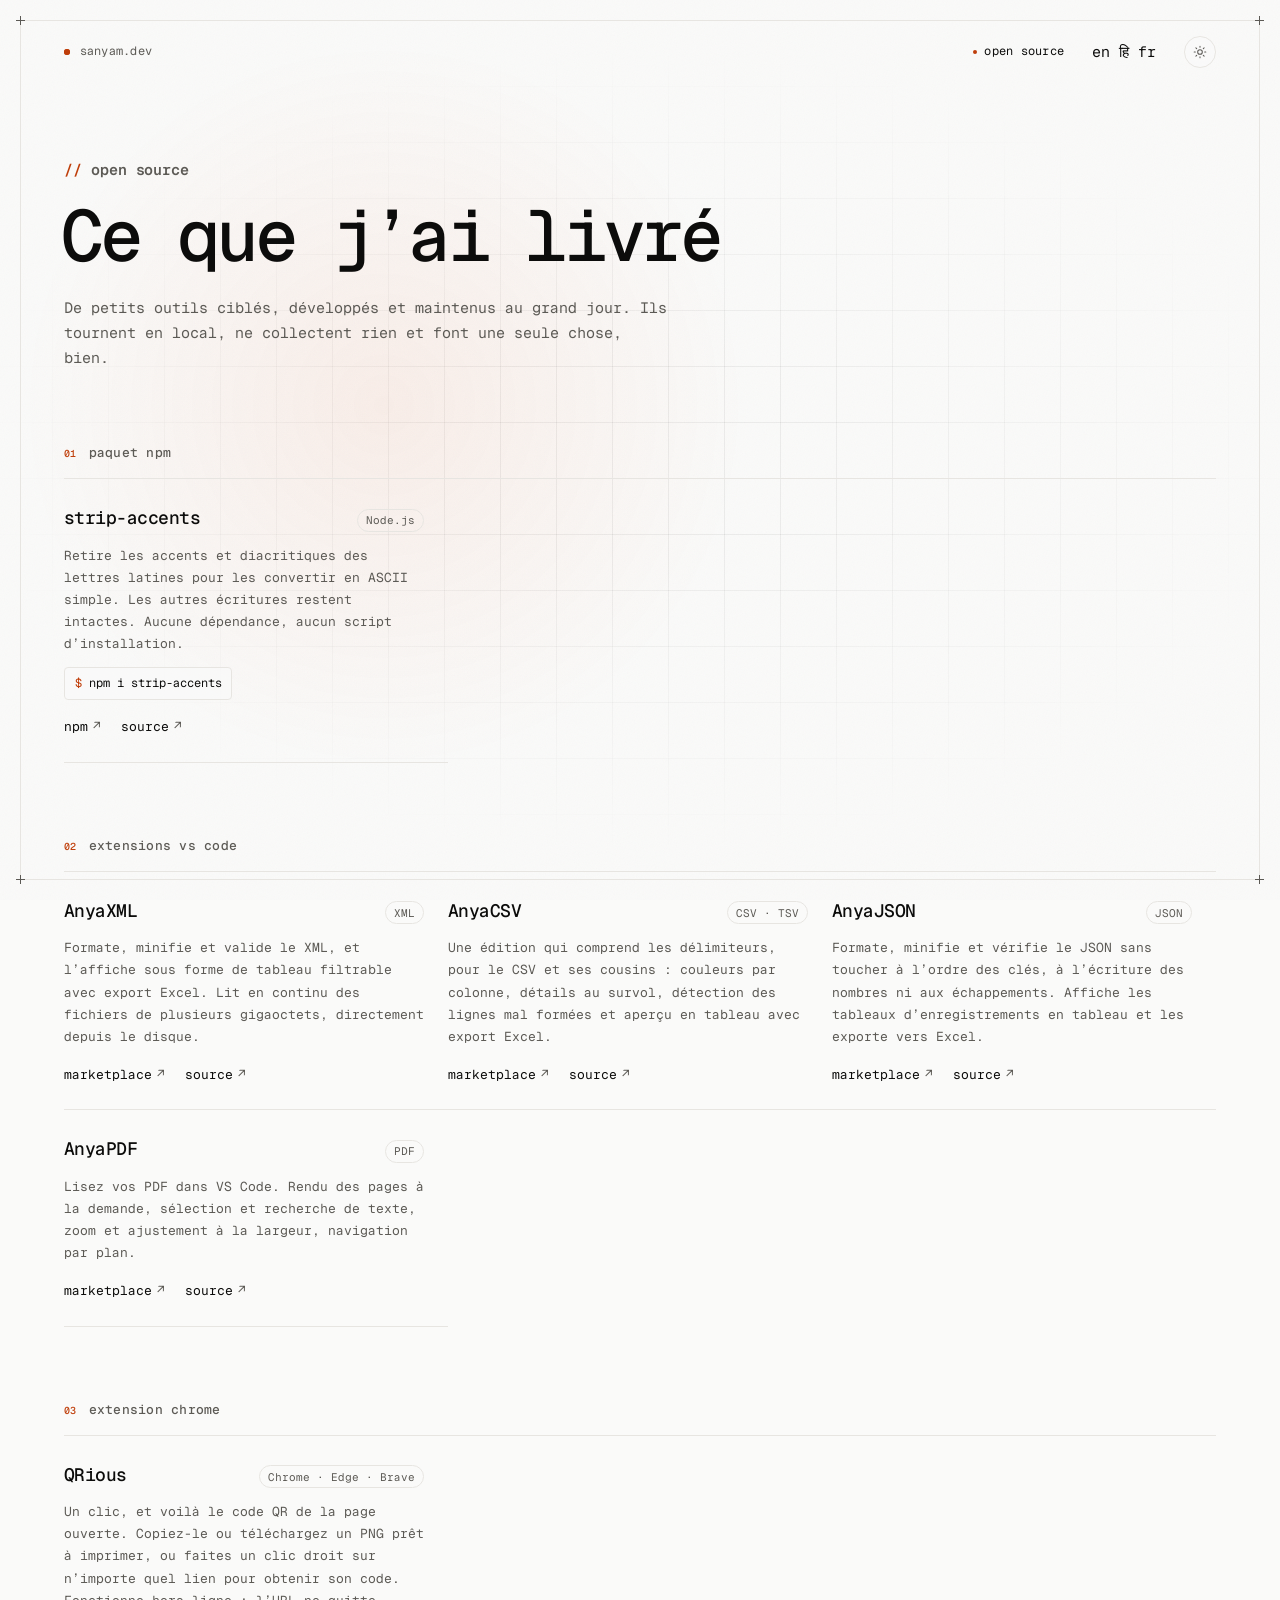
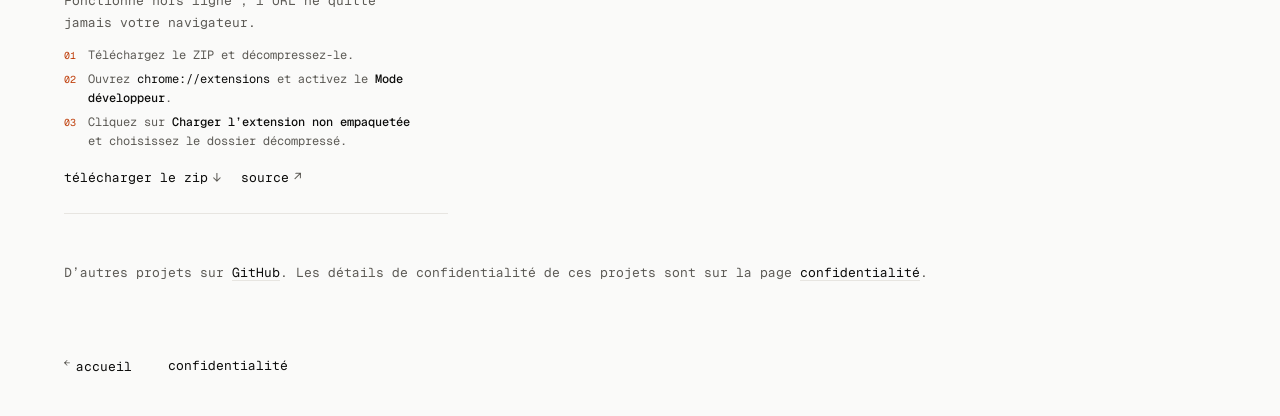
<file: fr/open-source/index.html>
<!doctype html>
<html lang="fr">

<head>
  <meta charset="utf-8" />
  <meta name="viewport" content="width=device-width, initial-scale=1" />
  <title>Open source | Sañyam Kumar</title>
  <meta name="description" content="Projets open source de Sañyam Kumar : un paquet npm, des extensions VS Code et une extension Chrome." />
  <meta name="color-scheme" content="light dark" />
  <meta name="theme-color" content="#fafaf9" media="(prefers-color-scheme: light)" />
  <meta name="theme-color" content="#0a0a0a" media="(prefers-color-scheme: dark)" />
  <link rel="canonical" href="https://sanyam.dev/fr/open-source/" />
  <link rel="alternate" hreflang="en" href="https://sanyam.dev/open-source/" />
  <link rel="alternate" hreflang="hi" href="https://sanyam.dev/hi/open-source/" />
  <link rel="alternate" hreflang="fr" href="https://sanyam.dev/fr/open-source/" />
  <link rel="alternate" hreflang="x-default" href="https://sanyam.dev/open-source/" />
  <meta property="og:type" content="website" />
  <meta property="og:site_name" content="Sañyam Kumar" />
  <meta property="og:locale" content="fr_CA" />
  <meta property="og:locale:alternate" content="en_CA" />
  <meta property="og:locale:alternate" content="hi_IN" />
  <meta property="og:title" content="Open source — Sañyam Kumar" />
  <meta property="og:description" content="Un paquet npm, des extensions VS Code et une extension Chrome." />
  <meta property="og:url" content="https://sanyam.dev/fr/open-source/" />
  <meta property="og:image" content="https://sanyam.dev/meta.jpg" />
  <meta property="og:image:type" content="image/jpeg" />
  <meta property="og:image:width" content="1200" />
  <meta property="og:image:height" content="1200" />
  <meta property="og:image:alt" content="Sañyam Kumar — Lead Software Engineer, sanyam.dev" />
  <meta name="twitter:card" content="summary" />
  <meta name="twitter:title" content="Open source — Sañyam Kumar" />
  <meta name="twitter:description" content="Un paquet npm, des extensions VS Code et une extension Chrome." />
  <meta name="twitter:image" content="https://sanyam.dev/meta.jpg" />
  <meta name="twitter:image:alt" content="Sañyam Kumar — Lead Software Engineer, sanyam.dev" />
  <link rel="icon" href="/favicon.ico" sizes="any" />
  <link rel="apple-touch-icon" href="/apple-touch-icon.png" />

  <script>
    try {
      var t = localStorage.getItem("theme-preference");
      if (t === "dark" || t === "light") document.documentElement.dataset.theme = t;
    } catch (e) {}
  </script>

  <link rel="preconnect" href="https://fonts.googleapis.com" />
  <link rel="preconnect" href="https://fonts.gstatic.com" crossorigin />
  <link href="https://fonts.googleapis.com/css2?family=Geist+Mono:wght@300..600&display=swap" rel="stylesheet" />
  <link rel="stylesheet" href="/css/main.css" />
</head>

<body class="page">
  <div class="backdrop" aria-hidden="true">
    <div class="grid"></div>
    <div class="glow"></div>
    <div class="grain"></div>
  </div>
  <div class="frame" aria-hidden="true">
    <i></i><i></i><i></i><i></i>
  </div>

  <header class="topbar">
    <a class="mark" href="/fr/" aria-label="accueil sanyam.dev"><span class="pulse"></span>sanyam.dev</a>
    <div class="topnav">
      <a class="navlink" href="/fr/open-source/" aria-current="page">open source</a>
      <nav class="langs" aria-label="Langue">
        <a href="/open-source/" lang="en" hreflang="en" aria-label="English">en</a>
        <a href="/hi/open-source/" lang="hi" hreflang="hi" aria-label="हिन्दी">हि</a>
        <a href="/fr/open-source/" lang="fr" hreflang="fr" aria-label="Français" aria-current="true">fr</a>
      </nav>
      <button class="theme-toggle" type="button" aria-label="Toggle dark mode">
        <svg class="icon-sun" viewBox="0 0 24 24" aria-hidden="true">
          <circle cx="12" cy="12" r="4" />
          <path d="M12 2v2M12 20v2M4.93 4.93l1.41 1.41M17.66 17.66l1.41 1.41M2 12h2M20 12h2M4.93 19.07l1.41-1.41M17.66 6.34l1.41-1.41" />
        </svg>
        <svg class="icon-moon" viewBox="0 0 24 24" aria-hidden="true">
          <path d="M21 12.8A9 9 0 1 1 11.2 3a7 7 0 0 0 9.8 9.8z" />
        </svg>
      </button>
    </div>
  </header>

  <main>
    <p class="greeting"><span class="slash">//</span>open source</p>
    <h1>Ce que j’ai livré</h1>
    <p class="lede">
      De petits outils ciblés, développés et maintenus au grand jour. Ils
      tournent en local, ne collectent rien et font une seule chose, bien.
    </p>

    <section class="group" aria-labelledby="g-npm">
      <h2 id="g-npm"><span class="count">01</span>paquet npm</h2>
      <ul class="projects">
        <li class="project">
          <div class="head">
            <h3>strip-accents</h3>
            <span class="tag">Node.js</span>
          </div>
          <p>
            Retire les accents et diacritiques des lettres latines pour les
            convertir en ASCII simple. Les autres écritures restent intactes.
            Aucune dépendance, aucun script d’installation.
          </p>
          <code class="install">npm i strip-accents</code>
          <div class="actions">
            <a href="https://www.npmjs.com/package/strip-accents" target="_blank" rel="noopener noreferrer">npm<span class="arrow" aria-hidden="true">↗</span></a>
            <a href="https://github.com/snymkmr/strip-accents" target="_blank" rel="noopener noreferrer">source<span class="arrow" aria-hidden="true">↗</span></a>
          </div>
        </li>
      </ul>
    </section>

    <section class="group" aria-labelledby="g-vscode">
      <h2 id="g-vscode"><span class="count">02</span>extensions VS Code</h2>
      <ul class="projects">
        <li class="project">
          <div class="head">
            <h3>AnyaXML</h3>
            <span class="tag">XML</span>
          </div>
          <p>
            Formate, minifie et valide le XML, et l’affiche sous forme de tableau
            filtrable avec export Excel. Lit en continu des fichiers de plusieurs
            gigaoctets, directement depuis le disque.
          </p>
          <div class="actions">
            <a href="https://marketplace.visualstudio.com/items?itemName=Sanyam.anyaxml" target="_blank" rel="noopener noreferrer">marketplace<span class="arrow" aria-hidden="true">↗</span></a>
            <a href="https://github.com/snymkmr/anyaXML" target="_blank" rel="noopener noreferrer">source<span class="arrow" aria-hidden="true">↗</span></a>
          </div>
        </li>
        <li class="project">
          <div class="head">
            <h3>AnyaCSV</h3>
            <span class="tag">CSV · TSV</span>
          </div>
          <p>
            Une édition qui comprend les délimiteurs, pour le CSV et ses cousins :
            couleurs par colonne, détails au survol, détection des lignes mal
            formées et aperçu en tableau avec export Excel.
          </p>
          <div class="actions">
            <a href="https://marketplace.visualstudio.com/items?itemName=Sanyam.anyacsv" target="_blank" rel="noopener noreferrer">marketplace<span class="arrow" aria-hidden="true">↗</span></a>
            <a href="https://github.com/snymkmr/anyaCSV" target="_blank" rel="noopener noreferrer">source<span class="arrow" aria-hidden="true">↗</span></a>
          </div>
        </li>
        <li class="project">
          <div class="head">
            <h3>AnyaJSON</h3>
            <span class="tag">JSON</span>
          </div>
          <p>
            Formate, minifie et vérifie le JSON sans toucher à l’ordre des clés,
            à l’écriture des nombres ni aux échappements. Affiche les tableaux
            d’enregistrements en tableau et les exporte vers Excel.
          </p>
          <div class="actions">
            <a href="https://marketplace.visualstudio.com/items?itemName=Sanyam.anyajson" target="_blank" rel="noopener noreferrer">marketplace<span class="arrow" aria-hidden="true">↗</span></a>
            <a href="https://github.com/snymkmr/anyaJSON" target="_blank" rel="noopener noreferrer">source<span class="arrow" aria-hidden="true">↗</span></a>
          </div>
        </li>
        <li class="project">
          <div class="head">
            <h3>AnyaPDF</h3>
            <span class="tag">PDF</span>
          </div>
          <p>
            Lisez vos PDF dans VS Code. Rendu des pages à la demande, sélection
            et recherche de texte, zoom et ajustement à la largeur, navigation
            par plan.
          </p>
          <div class="actions">
            <a href="https://marketplace.visualstudio.com/items?itemName=Sanyam.anyapdf" target="_blank" rel="noopener noreferrer">marketplace<span class="arrow" aria-hidden="true">↗</span></a>
            <a href="https://github.com/snymkmr/anyaPDF" target="_blank" rel="noopener noreferrer">source<span class="arrow" aria-hidden="true">↗</span></a>
          </div>
        </li>
      </ul>
    </section>

    <section class="group" aria-labelledby="g-chrome">
      <h2 id="g-chrome"><span class="count">03</span>extension Chrome</h2>
      <ul class="projects">
        <li class="project">
          <div class="head">
            <h3>QRious</h3>
            <span class="tag">Chrome · Edge · Brave</span>
          </div>
          <p>
            Un clic, et voilà le code QR de la page ouverte. Copiez-le ou
            téléchargez un PNG prêt à imprimer, ou faites un clic droit sur
            n’importe quel lien pour obtenir son code. Fonctionne hors ligne ;
            l’URL ne quitte jamais votre navigateur.
          </p>
          <ol class="steps" aria-label="Installation">
            <li>Téléchargez le ZIP et décompressez-le.</li>
            <li>Ouvrez <code>chrome://extensions</code> et activez le <strong>Mode développeur</strong>.</li>
            <li>Cliquez sur <strong>Charger l’extension non empaquetée</strong> et choisissez le dossier décompressé.</li>
          </ol>
          <div class="actions">
            <a href="https://github.com/snymkmr/QRious/archive/refs/heads/main.zip">télécharger le zip<span class="arrow" aria-hidden="true">↓</span></a>
            <a href="https://github.com/snymkmr/QRious" target="_blank" rel="noopener noreferrer">source<span class="arrow" aria-hidden="true">↗</span></a>
          </div>
        </li>
      </ul>
    </section>

    <p class="note">
      D’autres projets sur <a href="https://github.com/snymkmr" target="_blank" rel="noopener noreferrer">GitHub</a>.
      Les détails de confidentialité de ces projets sont sur la page
      <a href="/fr/privacy/">confidentialité</a>.
    </p>
  </main>

  <footer class="footer">
    <nav class="links" aria-label="Site">
      <a href="/fr/"><sup>←</sup>accueil</a>
      <a href="/fr/privacy/">confidentialité</a>
    </nav>
  </footer>

  <script src="/script.js"></script>
</body>

</html>
</file>
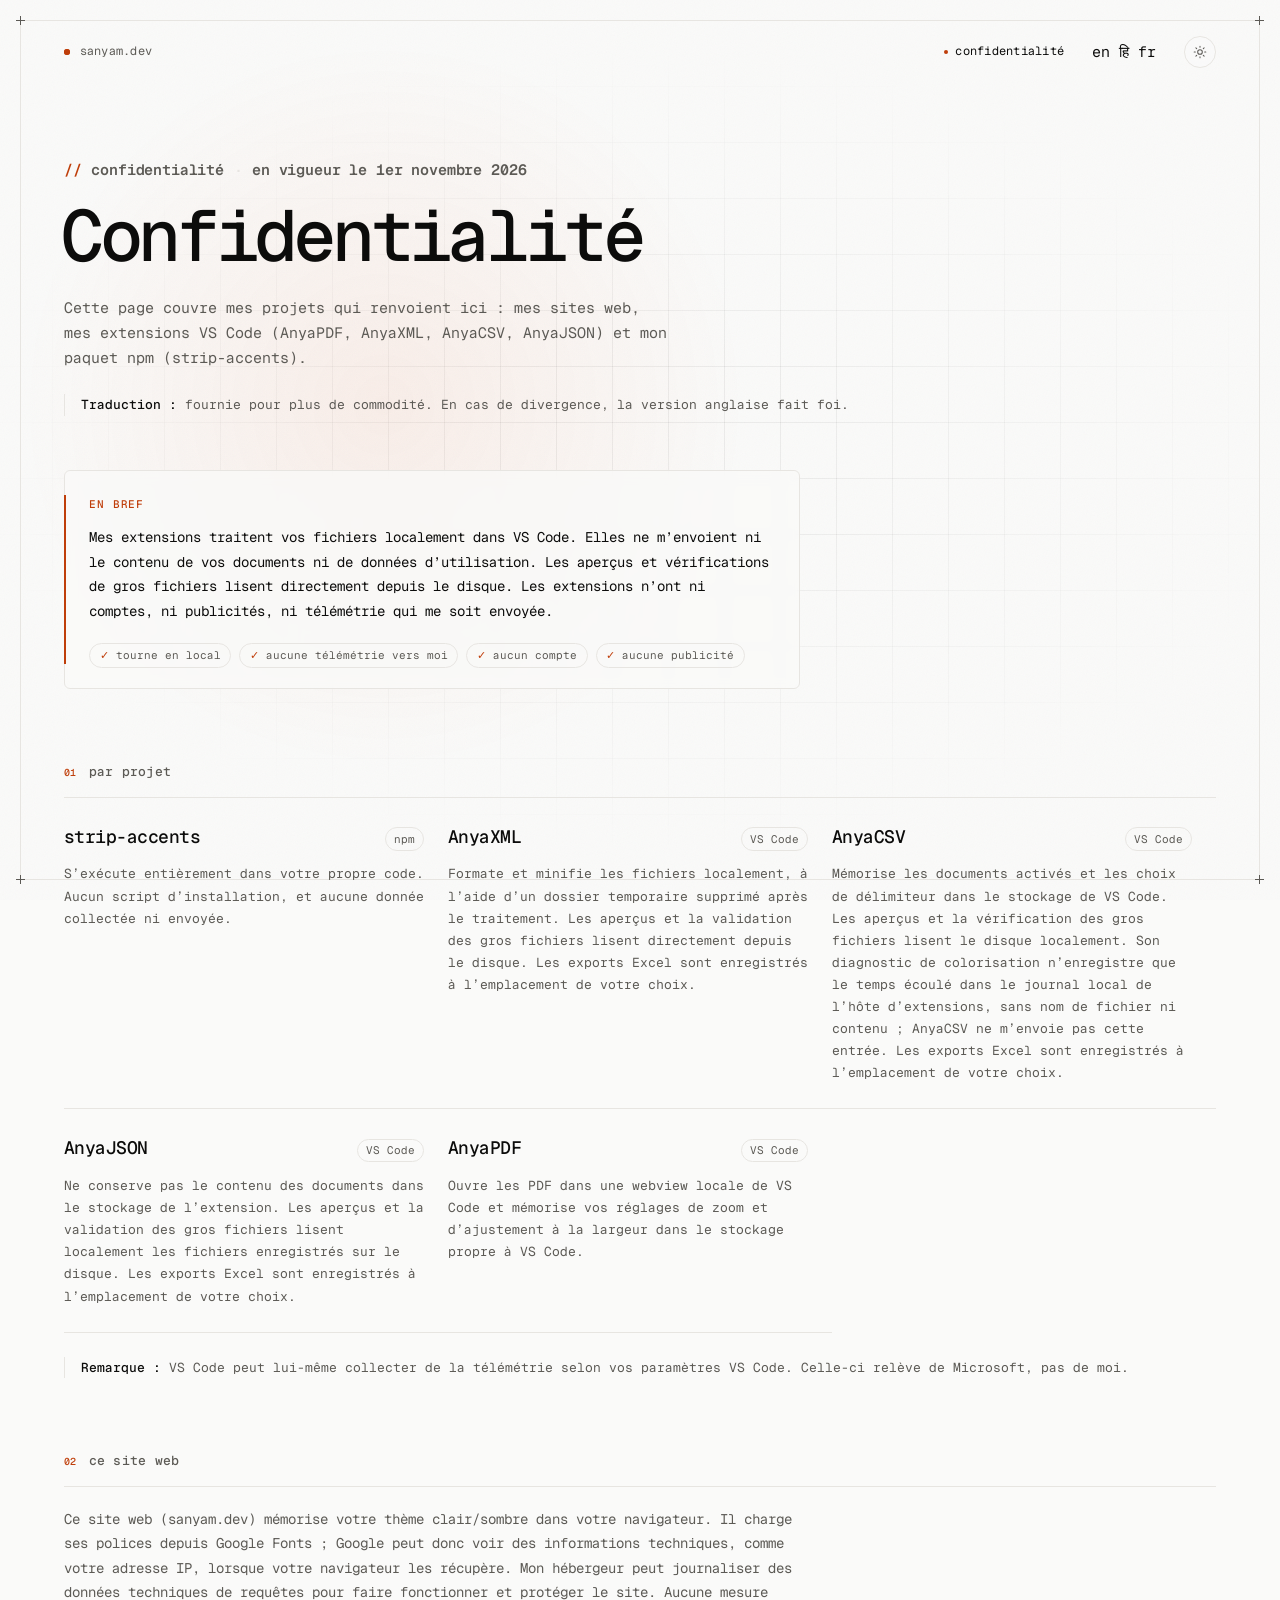
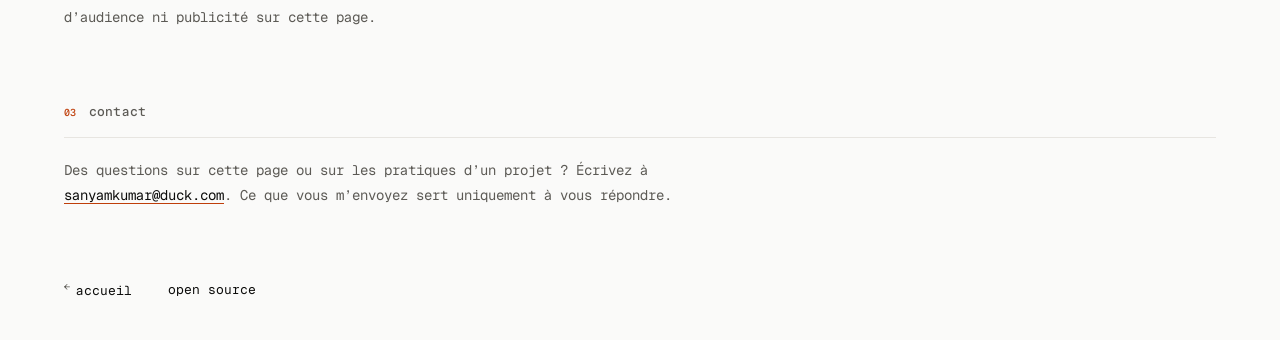
<file: fr/privacy/index.html>
<!doctype html>
<html lang="fr">

<head>
  <meta charset="utf-8" />
  <meta name="viewport" content="width=device-width, initial-scale=1" />
  <title>Confidentialité | Sañyam Kumar</title>
  <meta name="description" content="Informations sur la confidentialité de sanyam.dev, des extensions VS Code Anya et du paquet npm strip-accents." />
  <meta name="color-scheme" content="light dark" />
  <meta name="theme-color" content="#fafaf9" media="(prefers-color-scheme: light)" />
  <meta name="theme-color" content="#0a0a0a" media="(prefers-color-scheme: dark)" />
  <link rel="canonical" href="https://sanyam.dev/fr/privacy/" />
  <link rel="alternate" hreflang="en" href="https://sanyam.dev/privacy/" />
  <link rel="alternate" hreflang="hi" href="https://sanyam.dev/hi/privacy/" />
  <link rel="alternate" hreflang="fr" href="https://sanyam.dev/fr/privacy/" />
  <link rel="alternate" hreflang="x-default" href="https://sanyam.dev/privacy/" />
  <meta property="og:type" content="website" />
  <meta property="og:site_name" content="Sañyam Kumar" />
  <meta property="og:locale" content="fr_CA" />
  <meta property="og:locale:alternate" content="en_CA" />
  <meta property="og:locale:alternate" content="hi_IN" />
  <meta property="og:title" content="Confidentialité — Sañyam Kumar" />
  <meta property="og:description" content="Informations sur la confidentialité de sanyam.dev, des extensions VS Code Anya et du paquet npm strip-accents." />
  <meta property="og:url" content="https://sanyam.dev/fr/privacy/" />
  <meta property="og:image" content="https://sanyam.dev/meta.jpg" />
  <meta property="og:image:type" content="image/jpeg" />
  <meta property="og:image:width" content="1200" />
  <meta property="og:image:height" content="1200" />
  <meta property="og:image:alt" content="Sañyam Kumar — Lead Software Engineer, sanyam.dev" />
  <meta name="twitter:card" content="summary" />
  <meta name="twitter:title" content="Confidentialité — Sañyam Kumar" />
  <meta name="twitter:description" content="Informations sur la confidentialité de sanyam.dev, des extensions VS Code Anya et du paquet npm strip-accents." />
  <meta name="twitter:image" content="https://sanyam.dev/meta.jpg" />
  <meta name="twitter:image:alt" content="Sañyam Kumar — Lead Software Engineer, sanyam.dev" />
  <link rel="icon" href="/favicon.ico" sizes="any" />
  <link rel="apple-touch-icon" href="/apple-touch-icon.png" />

  <script>
    try {
      var t = localStorage.getItem("theme-preference");
      if (t === "dark" || t === "light") document.documentElement.dataset.theme = t;
    } catch (e) {}
  </script>

  <link rel="preconnect" href="https://fonts.googleapis.com" />
  <link rel="preconnect" href="https://fonts.gstatic.com" crossorigin />
  <link href="https://fonts.googleapis.com/css2?family=Geist+Mono:wght@300..600&display=swap" rel="stylesheet" />
  <link rel="stylesheet" href="/css/main.css" />
</head>

<body class="page">
  <div class="backdrop" aria-hidden="true">
    <div class="grid"></div>
    <div class="glow"></div>
    <div class="grain"></div>
  </div>
  <div class="frame" aria-hidden="true">
    <i></i><i></i><i></i><i></i>
  </div>

  <header class="topbar">
    <a class="mark" href="/fr/" aria-label="accueil sanyam.dev"><span class="pulse"></span>sanyam.dev</a>
    <div class="topnav">
      <a class="navlink" href="/fr/privacy/" aria-current="page">confidentialité</a>
      <nav class="langs" aria-label="Langue">
        <a href="/privacy/" lang="en" hreflang="en" aria-label="English">en</a>
        <a href="/hi/privacy/" lang="hi" hreflang="hi" aria-label="हिन्दी">हि</a>
        <a href="/fr/privacy/" lang="fr" hreflang="fr" aria-label="Français" aria-current="true">fr</a>
      </nav>
      <button class="theme-toggle" type="button" aria-label="Toggle dark mode">
        <svg class="icon-sun" viewBox="0 0 24 24" aria-hidden="true">
          <circle cx="12" cy="12" r="4" />
          <path d="M12 2v2M12 20v2M4.93 4.93l1.41 1.41M17.66 17.66l1.41 1.41M2 12h2M20 12h2M4.93 19.07l1.41-1.41M17.66 6.34l1.41-1.41" />
        </svg>
        <svg class="icon-moon" viewBox="0 0 24 24" aria-hidden="true">
          <path d="M21 12.8A9 9 0 1 1 11.2 3a7 7 0 0 0 9.8 9.8z" />
        </svg>
      </button>
    </div>
  </header>

  <main>
    <p class="greeting"><span class="slash">//</span>confidentialité <span class="sep" aria-hidden="true">·</span> en vigueur le 1er novembre 2026</p>
    <h1>Confidentialité</h1>
    <p class="lede">
      Cette page couvre mes projets qui renvoient ici : mes sites web, mes
      extensions VS Code (AnyaPDF, AnyaXML, AnyaCSV, AnyaJSON) et mon paquet
      npm (strip-accents).
    </p>
    <p class="callout">
      <strong>Traduction :</strong> fournie pour plus de commodité. En cas de
      divergence, la <a href="/privacy/" hreflang="en" lang="en">version anglaise</a> fait foi.
    </p>

    <section class="tldr" aria-labelledby="g-short">
      <h2 id="g-short" class="tldr-label">En bref</h2>
      <p>
        Mes extensions traitent vos fichiers localement dans VS Code. Elles ne
        m’envoient ni le contenu de vos documents ni de données d’utilisation.
        Les aperçus et vérifications de gros fichiers lisent directement depuis
        le disque. Les extensions n’ont ni comptes, ni publicités, ni télémétrie
        qui me soit envoyée.
      </p>
      <ul class="promises" aria-label="En un coup d’œil">
        <li>tourne en local</li>
        <li>aucune télémétrie vers moi</li>
        <li>aucun compte</li>
        <li>aucune publicité</li>
      </ul>
    </section>

    <section class="group" aria-labelledby="g-projects">
      <h2 id="g-projects"><span class="count">01</span>par projet</h2>
      <ul class="projects">
        <li class="project">
          <div class="head">
            <h3>strip-accents</h3>
            <span class="tag">npm</span>
          </div>
          <p>
            S’exécute entièrement dans votre propre code. Aucun script
            d’installation, et aucune donnée collectée ni envoyée.
          </p>
        </li>
        <li class="project">
          <div class="head">
            <h3>AnyaXML</h3>
            <span class="tag">VS Code</span>
          </div>
          <p>
            Formate et minifie les fichiers localement, à l’aide d’un dossier
            temporaire supprimé après le traitement. Les aperçus et la validation
            des gros fichiers lisent directement depuis le disque. Les exports
            Excel sont enregistrés à l’emplacement de votre choix.
          </p>
        </li>
        <li class="project">
          <div class="head">
            <h3>AnyaCSV</h3>
            <span class="tag">VS Code</span>
          </div>
          <p>
            Mémorise les documents activés et les choix de délimiteur dans le
            stockage de VS Code. Les aperçus et la vérification des gros fichiers
            lisent le disque localement. Son diagnostic de colorisation n’enregistre
            que le temps écoulé dans le journal local de l’hôte d’extensions, sans
            nom de fichier ni contenu ; AnyaCSV ne m’envoie pas cette entrée. Les
            exports Excel sont enregistrés à l’emplacement de votre choix.
          </p>
        </li>
        <li class="project">
          <div class="head">
            <h3>AnyaJSON</h3>
            <span class="tag">VS Code</span>
          </div>
          <p>
            Ne conserve pas le contenu des documents dans le stockage de
            l’extension. Les aperçus et la validation des gros fichiers lisent
            localement les fichiers enregistrés sur le disque. Les exports Excel
            sont enregistrés à l’emplacement de votre choix.
          </p>
        </li>
        <li class="project">
          <div class="head">
            <h3>AnyaPDF</h3>
            <span class="tag">VS Code</span>
          </div>
          <p>
            Ouvre les PDF dans une webview locale de VS Code et mémorise vos
            réglages de zoom et d’ajustement à la largeur dans le stockage propre
            à VS Code.
          </p>
        </li>
      </ul>
      <p class="callout">
        <strong>Remarque :</strong> VS Code peut lui-même collecter de la
        télémétrie selon vos paramètres VS Code. Celle-ci relève de Microsoft,
        pas de moi.
      </p>
    </section>

    <section class="group" aria-labelledby="g-site">
      <h2 id="g-site"><span class="count">02</span>ce site web</h2>
      <p class="prose">
        Ce site web (sanyam.dev) mémorise votre thème clair/sombre dans votre
        navigateur. Il charge ses polices depuis Google Fonts ; Google peut donc
        voir des informations techniques, comme votre adresse IP, lorsque votre
        navigateur les récupère. Mon hébergeur peut journaliser des données
        techniques de requêtes pour faire fonctionner et protéger le site. Aucune
        mesure d’audience ni publicité sur cette page.
      </p>
    </section>

    <section class="group" aria-labelledby="g-contact">
      <h2 id="g-contact"><span class="count">03</span>contact</h2>
      <p class="prose">
        Des questions sur cette page ou sur les pratiques d’un projet ? Écrivez à
        <a href="mailto:sanyamkumar@duck.com">sanyamkumar@duck.com</a>.
        Ce que vous m’envoyez sert uniquement à vous répondre.
      </p>
    </section>
  </main>

  <footer class="footer">
    <nav class="links" aria-label="Site">
      <a href="/fr/"><sup>←</sup>accueil</a>
      <a href="/fr/open-source/">open source</a>
    </nav>
  </footer>

  <script src="/script.js"></script>
</body>

</html>
</file>
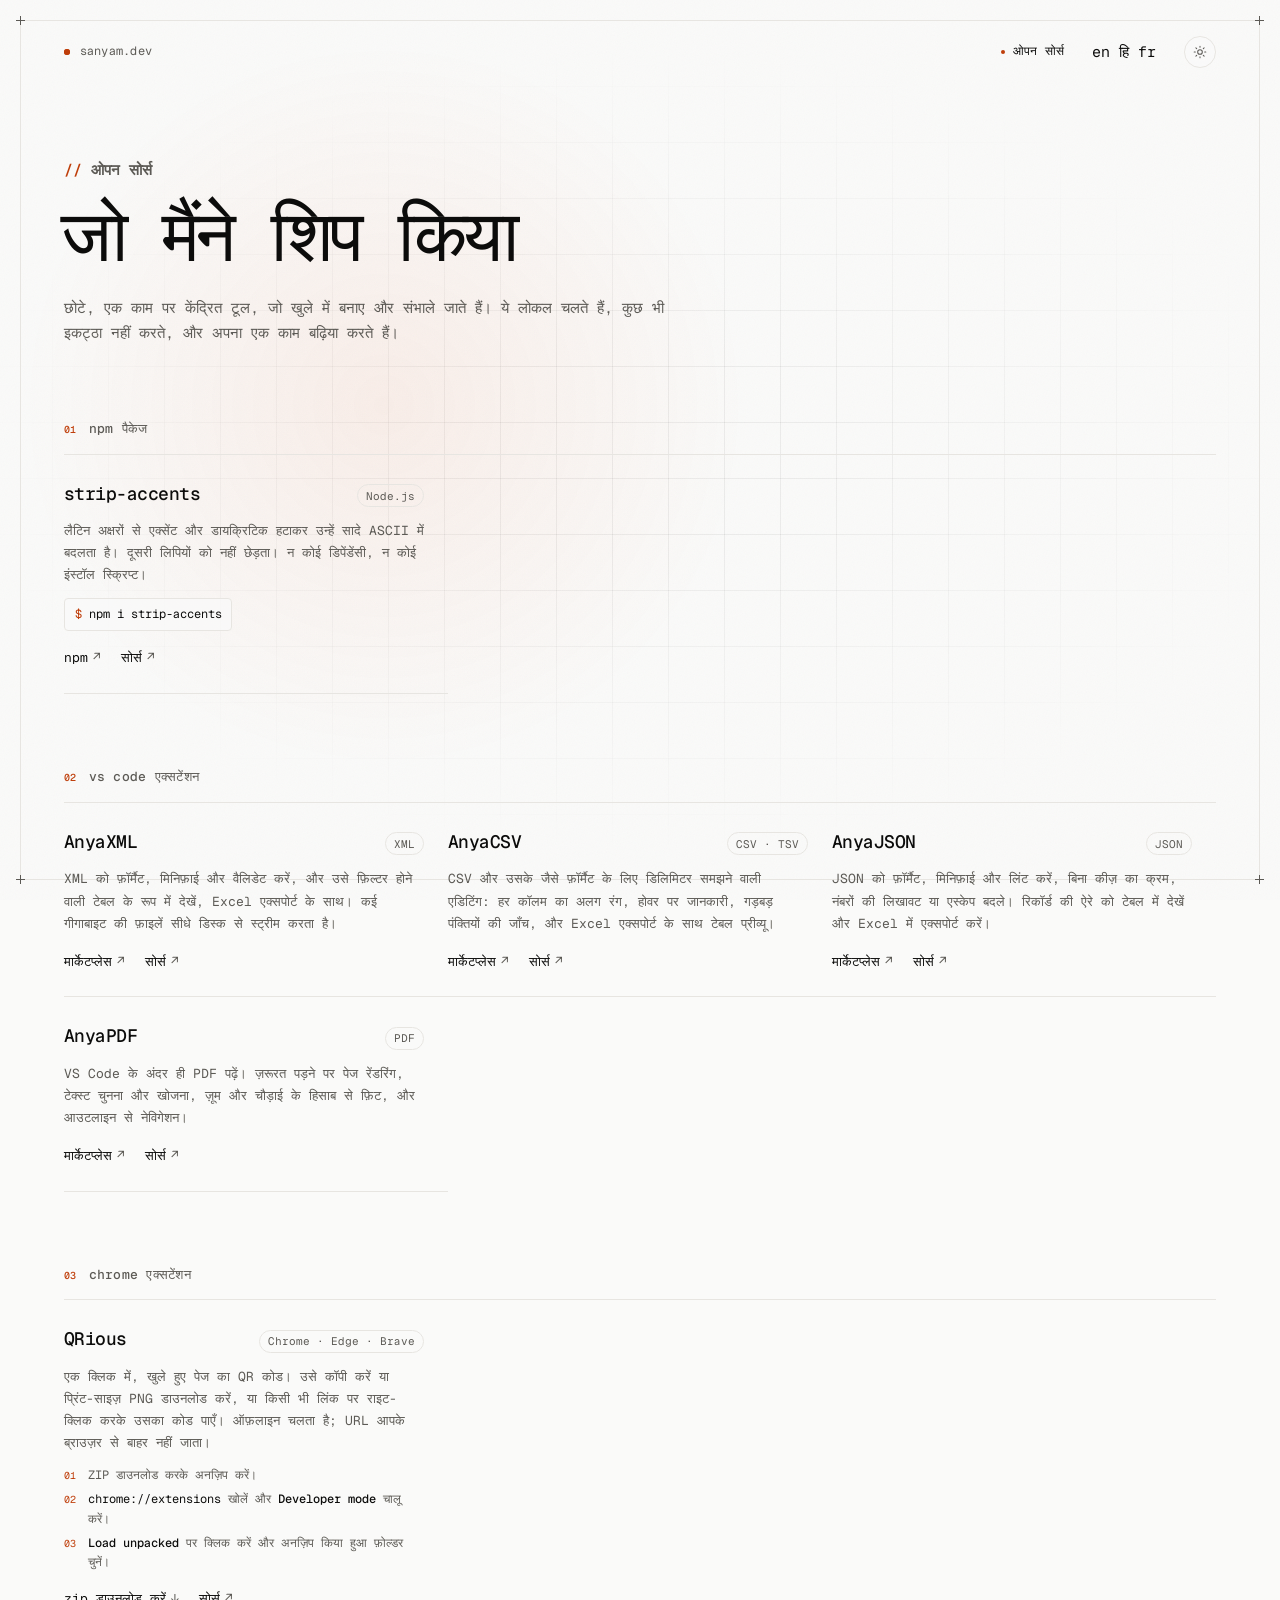
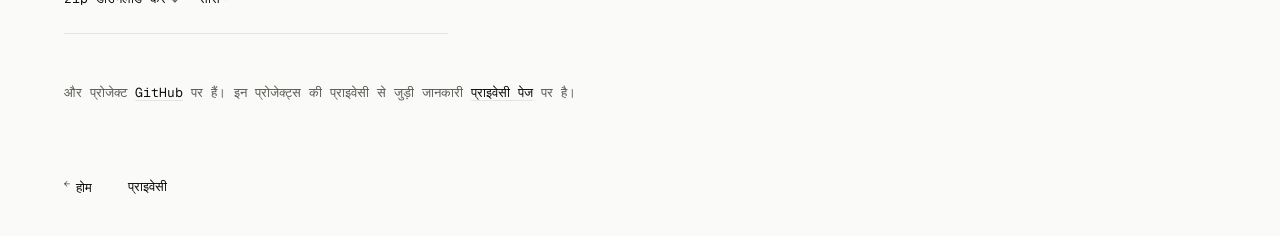
<file: hi/open-source/index.html>
<!doctype html>
<html lang="hi">

<head>
  <meta charset="utf-8" />
  <meta name="viewport" content="width=device-width, initial-scale=1" />
  <title>ओपन सोर्स | Sañyam Kumar</title>
  <meta name="description" content="Sañyam Kumar के ओपन-सोर्स प्रोजेक्ट: एक npm पैकेज, VS Code एक्सटेंशन और एक Chrome एक्सटेंशन।" />
  <meta name="color-scheme" content="light dark" />
  <meta name="theme-color" content="#fafaf9" media="(prefers-color-scheme: light)" />
  <meta name="theme-color" content="#0a0a0a" media="(prefers-color-scheme: dark)" />
  <link rel="canonical" href="https://sanyam.dev/hi/open-source/" />
  <link rel="alternate" hreflang="en" href="https://sanyam.dev/open-source/" />
  <link rel="alternate" hreflang="hi" href="https://sanyam.dev/hi/open-source/" />
  <link rel="alternate" hreflang="fr" href="https://sanyam.dev/fr/open-source/" />
  <link rel="alternate" hreflang="x-default" href="https://sanyam.dev/open-source/" />
  <meta property="og:type" content="website" />
  <meta property="og:site_name" content="Sañyam Kumar" />
  <meta property="og:locale" content="hi_IN" />
  <meta property="og:locale:alternate" content="en_CA" />
  <meta property="og:locale:alternate" content="fr_CA" />
  <meta property="og:title" content="ओपन सोर्स — Sañyam Kumar" />
  <meta property="og:description" content="एक npm पैकेज, VS Code एक्सटेंशन और एक Chrome एक्सटेंशन।" />
  <meta property="og:url" content="https://sanyam.dev/hi/open-source/" />
  <meta property="og:image" content="https://sanyam.dev/meta.jpg" />
  <meta property="og:image:type" content="image/jpeg" />
  <meta property="og:image:width" content="1200" />
  <meta property="og:image:height" content="1200" />
  <meta property="og:image:alt" content="Sañyam Kumar — Lead Software Engineer, sanyam.dev" />
  <meta name="twitter:card" content="summary" />
  <meta name="twitter:title" content="ओपन सोर्स — Sañyam Kumar" />
  <meta name="twitter:description" content="एक npm पैकेज, VS Code एक्सटेंशन और एक Chrome एक्सटेंशन।" />
  <meta name="twitter:image" content="https://sanyam.dev/meta.jpg" />
  <meta name="twitter:image:alt" content="Sañyam Kumar — Lead Software Engineer, sanyam.dev" />
  <link rel="icon" href="/favicon.ico" sizes="any" />
  <link rel="apple-touch-icon" href="/apple-touch-icon.png" />

  <script>
    try {
      var t = localStorage.getItem("theme-preference");
      if (t === "dark" || t === "light") document.documentElement.dataset.theme = t;
    } catch (e) {}
  </script>

  <link rel="preconnect" href="https://fonts.googleapis.com" />
  <link rel="preconnect" href="https://fonts.gstatic.com" crossorigin />
  <link href="https://fonts.googleapis.com/css2?family=Geist+Mono:wght@300..600&family=Noto+Sans+Devanagari:wght@300..600&display=swap" rel="stylesheet" />
  <link rel="stylesheet" href="/css/main.css" />
</head>

<body class="page">
  <div class="backdrop" aria-hidden="true">
    <div class="grid"></div>
    <div class="glow"></div>
    <div class="grain"></div>
  </div>
  <div class="frame" aria-hidden="true">
    <i></i><i></i><i></i><i></i>
  </div>

  <header class="topbar">
    <a class="mark" href="/hi/" aria-label="sanyam.dev होम"><span class="pulse"></span>sanyam.dev</a>
    <div class="topnav">
      <a class="navlink" href="/hi/open-source/" aria-current="page">ओपन सोर्स</a>
      <nav class="langs" aria-label="भाषा">
        <a href="/open-source/" lang="en" hreflang="en" aria-label="English">en</a>
        <a href="/hi/open-source/" lang="hi" hreflang="hi" aria-label="हिन्दी" aria-current="true">हि</a>
        <a href="/fr/open-source/" lang="fr" hreflang="fr" aria-label="Français">fr</a>
      </nav>
      <button class="theme-toggle" type="button" aria-label="Toggle dark mode">
        <svg class="icon-sun" viewBox="0 0 24 24" aria-hidden="true">
          <circle cx="12" cy="12" r="4" />
          <path d="M12 2v2M12 20v2M4.93 4.93l1.41 1.41M17.66 17.66l1.41 1.41M2 12h2M20 12h2M4.93 19.07l1.41-1.41M17.66 6.34l1.41-1.41" />
        </svg>
        <svg class="icon-moon" viewBox="0 0 24 24" aria-hidden="true">
          <path d="M21 12.8A9 9 0 1 1 11.2 3a7 7 0 0 0 9.8 9.8z" />
        </svg>
      </button>
    </div>
  </header>

  <main>
    <p class="greeting"><span class="slash">//</span>ओपन सोर्स</p>
    <h1>जो मैंने शिप किया</h1>
    <p class="lede">
      छोटे, एक काम पर केंद्रित टूल, जो खुले में बनाए और संभाले जाते हैं। ये
      लोकल चलते हैं, कुछ भी इकट्ठा नहीं करते, और अपना एक काम बढ़िया करते हैं।
    </p>

    <section class="group" aria-labelledby="g-npm">
      <h2 id="g-npm"><span class="count">01</span>npm पैकेज</h2>
      <ul class="projects">
        <li class="project">
          <div class="head">
            <h3>strip-accents</h3>
            <span class="tag">Node.js</span>
          </div>
          <p>
            लैटिन अक्षरों से एक्सेंट और डायक्रिटिक हटाकर उन्हें सादे ASCII में
            बदलता है। दूसरी लिपियों को नहीं छेड़ता। न कोई डिपेंडेंसी, न कोई
            इंस्टॉल स्क्रिप्ट।
          </p>
          <code class="install">npm i strip-accents</code>
          <div class="actions">
            <a href="https://www.npmjs.com/package/strip-accents" target="_blank" rel="noopener noreferrer">npm<span class="arrow" aria-hidden="true">↗</span></a>
            <a href="https://github.com/snymkmr/strip-accents" target="_blank" rel="noopener noreferrer">सोर्स<span class="arrow" aria-hidden="true">↗</span></a>
          </div>
        </li>
      </ul>
    </section>

    <section class="group" aria-labelledby="g-vscode">
      <h2 id="g-vscode"><span class="count">02</span>VS Code एक्सटेंशन</h2>
      <ul class="projects">
        <li class="project">
          <div class="head">
            <h3>AnyaXML</h3>
            <span class="tag">XML</span>
          </div>
          <p>
            XML को फ़ॉर्मैट, मिनिफ़ाई और वैलिडेट करें, और उसे फ़िल्टर होने वाली
            टेबल के रूप में देखें, Excel एक्सपोर्ट के साथ। कई गीगाबाइट की फ़ाइलें
            सीधे डिस्क से स्ट्रीम करता है।
          </p>
          <div class="actions">
            <a href="https://marketplace.visualstudio.com/items?itemName=Sanyam.anyaxml" target="_blank" rel="noopener noreferrer">मार्केटप्लेस<span class="arrow" aria-hidden="true">↗</span></a>
            <a href="https://github.com/snymkmr/anyaXML" target="_blank" rel="noopener noreferrer">सोर्स<span class="arrow" aria-hidden="true">↗</span></a>
          </div>
        </li>
        <li class="project">
          <div class="head">
            <h3>AnyaCSV</h3>
            <span class="tag">CSV · TSV</span>
          </div>
          <p>
            CSV और उसके जैसे फ़ॉर्मैट के लिए डिलिमिटर समझने वाली एडिटिंग: हर
            कॉलम का अलग रंग, होवर पर जानकारी, गड़बड़ पंक्तियों की जाँच, और Excel
            एक्सपोर्ट के साथ टेबल प्रीव्यू।
          </p>
          <div class="actions">
            <a href="https://marketplace.visualstudio.com/items?itemName=Sanyam.anyacsv" target="_blank" rel="noopener noreferrer">मार्केटप्लेस<span class="arrow" aria-hidden="true">↗</span></a>
            <a href="https://github.com/snymkmr/anyaCSV" target="_blank" rel="noopener noreferrer">सोर्स<span class="arrow" aria-hidden="true">↗</span></a>
          </div>
        </li>
        <li class="project">
          <div class="head">
            <h3>AnyaJSON</h3>
            <span class="tag">JSON</span>
          </div>
          <p>
            JSON को फ़ॉर्मैट, मिनिफ़ाई और लिंट करें, बिना कीज़ का क्रम, नंबरों की
            लिखावट या एस्केप बदले। रिकॉर्ड की ऐरे को टेबल में देखें और Excel में
            एक्सपोर्ट करें।
          </p>
          <div class="actions">
            <a href="https://marketplace.visualstudio.com/items?itemName=Sanyam.anyajson" target="_blank" rel="noopener noreferrer">मार्केटप्लेस<span class="arrow" aria-hidden="true">↗</span></a>
            <a href="https://github.com/snymkmr/anyaJSON" target="_blank" rel="noopener noreferrer">सोर्स<span class="arrow" aria-hidden="true">↗</span></a>
          </div>
        </li>
        <li class="project">
          <div class="head">
            <h3>AnyaPDF</h3>
            <span class="tag">PDF</span>
          </div>
          <p>
            VS Code के अंदर ही PDF पढ़ें। ज़रूरत पड़ने पर पेज रेंडरिंग, टेक्स्ट
            चुनना और खोजना, ज़ूम और चौड़ाई के हिसाब से फ़िट, और आउटलाइन से
            नेविगेशन।
          </p>
          <div class="actions">
            <a href="https://marketplace.visualstudio.com/items?itemName=Sanyam.anyapdf" target="_blank" rel="noopener noreferrer">मार्केटप्लेस<span class="arrow" aria-hidden="true">↗</span></a>
            <a href="https://github.com/snymkmr/anyaPDF" target="_blank" rel="noopener noreferrer">सोर्स<span class="arrow" aria-hidden="true">↗</span></a>
          </div>
        </li>
      </ul>
    </section>

    <section class="group" aria-labelledby="g-chrome">
      <h2 id="g-chrome"><span class="count">03</span>Chrome एक्सटेंशन</h2>
      <ul class="projects">
        <li class="project">
          <div class="head">
            <h3>QRious</h3>
            <span class="tag">Chrome · Edge · Brave</span>
          </div>
          <p>
            एक क्लिक में, खुले हुए पेज का QR कोड। उसे कॉपी करें या प्रिंट-साइज़
            PNG डाउनलोड करें, या किसी भी लिंक पर राइट-क्लिक करके उसका कोड पाएँ।
            ऑफ़लाइन चलता है; URL आपके ब्राउज़र से बाहर नहीं जाता।
          </p>
          <ol class="steps" aria-label="इंस्टॉल करने का तरीका">
            <li>ZIP डाउनलोड करके अनज़िप करें।</li>
            <li><code>chrome://extensions</code> खोलें और <strong>Developer mode</strong> चालू करें।</li>
            <li><strong>Load unpacked</strong> पर क्लिक करें और अनज़िप किया हुआ फ़ोल्डर चुनें।</li>
          </ol>
          <div class="actions">
            <a href="https://github.com/snymkmr/QRious/archive/refs/heads/main.zip">zip डाउनलोड करें<span class="arrow" aria-hidden="true">↓</span></a>
            <a href="https://github.com/snymkmr/QRious" target="_blank" rel="noopener noreferrer">सोर्स<span class="arrow" aria-hidden="true">↗</span></a>
          </div>
        </li>
      </ul>
    </section>

    <p class="note">
      और प्रोजेक्ट <a href="https://github.com/snymkmr" target="_blank" rel="noopener noreferrer">GitHub</a> पर हैं।
      इन प्रोजेक्ट्स की प्राइवेसी से जुड़ी जानकारी <a href="/hi/privacy/">प्राइवेसी पेज</a> पर है।
    </p>
  </main>

  <footer class="footer">
    <nav class="links" aria-label="Site">
      <a href="/hi/"><sup>←</sup>होम</a>
      <a href="/hi/privacy/">प्राइवेसी</a>
    </nav>
  </footer>

  <script src="/script.js"></script>
</body>

</html>
</file>
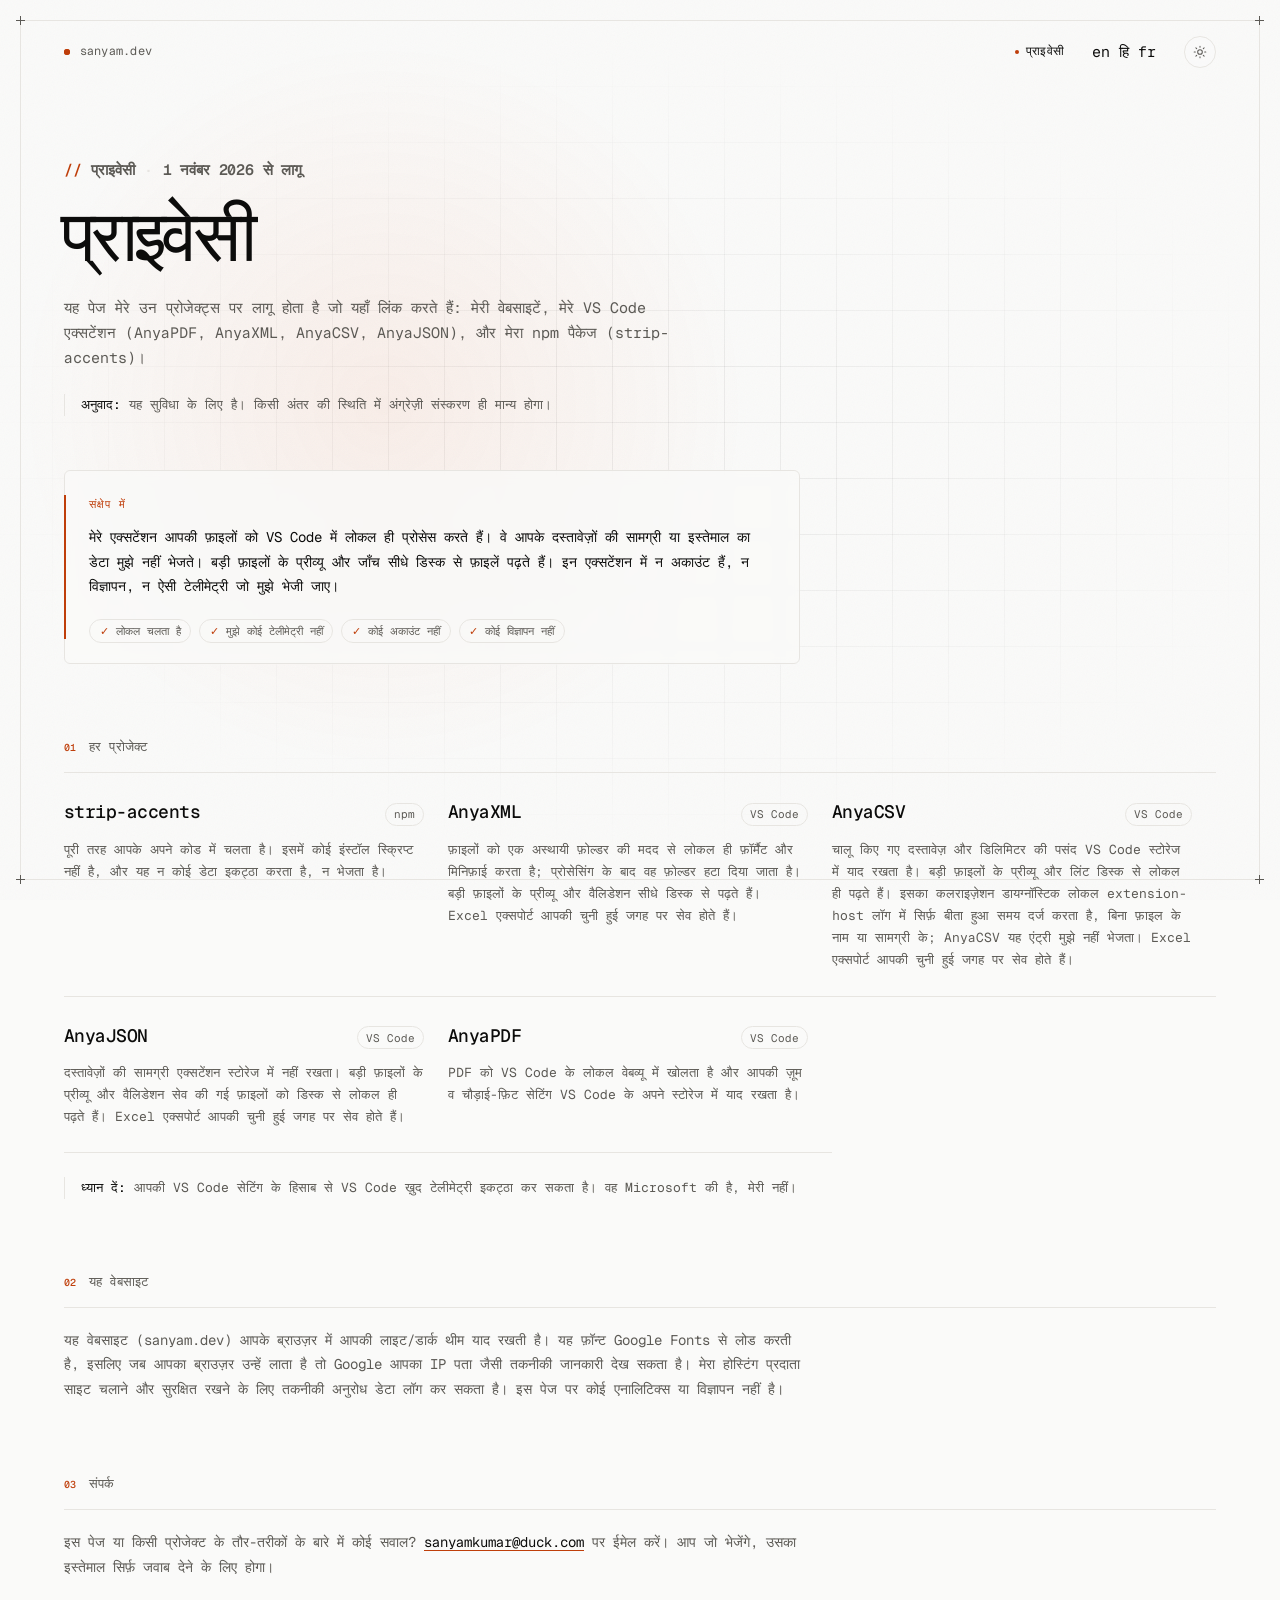
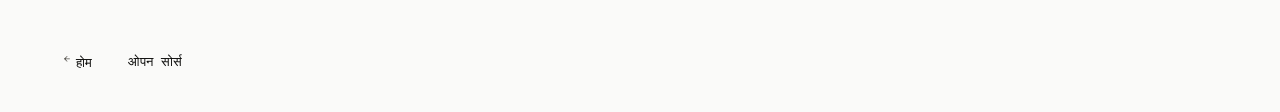
<file: hi/privacy/index.html>
<!doctype html>
<html lang="hi">

<head>
  <meta charset="utf-8" />
  <meta name="viewport" content="width=device-width, initial-scale=1" />
  <title>प्राइवेसी | Sañyam Kumar</title>
  <meta name="description" content="sanyam.dev, Anya VS Code एक्सटेंशन और strip-accents npm पैकेज की प्राइवेसी जानकारी।" />
  <meta name="color-scheme" content="light dark" />
  <meta name="theme-color" content="#fafaf9" media="(prefers-color-scheme: light)" />
  <meta name="theme-color" content="#0a0a0a" media="(prefers-color-scheme: dark)" />
  <link rel="canonical" href="https://sanyam.dev/hi/privacy/" />
  <link rel="alternate" hreflang="en" href="https://sanyam.dev/privacy/" />
  <link rel="alternate" hreflang="hi" href="https://sanyam.dev/hi/privacy/" />
  <link rel="alternate" hreflang="fr" href="https://sanyam.dev/fr/privacy/" />
  <link rel="alternate" hreflang="x-default" href="https://sanyam.dev/privacy/" />
  <meta property="og:type" content="website" />
  <meta property="og:site_name" content="Sañyam Kumar" />
  <meta property="og:locale" content="hi_IN" />
  <meta property="og:locale:alternate" content="en_CA" />
  <meta property="og:locale:alternate" content="fr_CA" />
  <meta property="og:title" content="प्राइवेसी — Sañyam Kumar" />
  <meta property="og:description" content="sanyam.dev, Anya VS Code एक्सटेंशन और strip-accents npm पैकेज की प्राइवेसी जानकारी।" />
  <meta property="og:url" content="https://sanyam.dev/hi/privacy/" />
  <meta property="og:image" content="https://sanyam.dev/meta.jpg" />
  <meta property="og:image:type" content="image/jpeg" />
  <meta property="og:image:width" content="1200" />
  <meta property="og:image:height" content="1200" />
  <meta property="og:image:alt" content="Sañyam Kumar — Lead Software Engineer, sanyam.dev" />
  <meta name="twitter:card" content="summary" />
  <meta name="twitter:title" content="प्राइवेसी — Sañyam Kumar" />
  <meta name="twitter:description" content="sanyam.dev, Anya VS Code एक्सटेंशन और strip-accents npm पैकेज की प्राइवेसी जानकारी।" />
  <meta name="twitter:image" content="https://sanyam.dev/meta.jpg" />
  <meta name="twitter:image:alt" content="Sañyam Kumar — Lead Software Engineer, sanyam.dev" />
  <link rel="icon" href="/favicon.ico" sizes="any" />
  <link rel="apple-touch-icon" href="/apple-touch-icon.png" />

  <script>
    try {
      var t = localStorage.getItem("theme-preference");
      if (t === "dark" || t === "light") document.documentElement.dataset.theme = t;
    } catch (e) {}
  </script>

  <link rel="preconnect" href="https://fonts.googleapis.com" />
  <link rel="preconnect" href="https://fonts.gstatic.com" crossorigin />
  <link href="https://fonts.googleapis.com/css2?family=Geist+Mono:wght@300..600&family=Noto+Sans+Devanagari:wght@300..600&display=swap" rel="stylesheet" />
  <link rel="stylesheet" href="/css/main.css" />
</head>

<body class="page">
  <div class="backdrop" aria-hidden="true">
    <div class="grid"></div>
    <div class="glow"></div>
    <div class="grain"></div>
  </div>
  <div class="frame" aria-hidden="true">
    <i></i><i></i><i></i><i></i>
  </div>

  <header class="topbar">
    <a class="mark" href="/hi/" aria-label="sanyam.dev होम"><span class="pulse"></span>sanyam.dev</a>
    <div class="topnav">
      <a class="navlink" href="/hi/privacy/" aria-current="page">प्राइवेसी</a>
      <nav class="langs" aria-label="भाषा">
        <a href="/privacy/" lang="en" hreflang="en" aria-label="English">en</a>
        <a href="/hi/privacy/" lang="hi" hreflang="hi" aria-label="हिन्दी" aria-current="true">हि</a>
        <a href="/fr/privacy/" lang="fr" hreflang="fr" aria-label="Français">fr</a>
      </nav>
      <button class="theme-toggle" type="button" aria-label="Toggle dark mode">
        <svg class="icon-sun" viewBox="0 0 24 24" aria-hidden="true">
          <circle cx="12" cy="12" r="4" />
          <path d="M12 2v2M12 20v2M4.93 4.93l1.41 1.41M17.66 17.66l1.41 1.41M2 12h2M20 12h2M4.93 19.07l1.41-1.41M17.66 6.34l1.41-1.41" />
        </svg>
        <svg class="icon-moon" viewBox="0 0 24 24" aria-hidden="true">
          <path d="M21 12.8A9 9 0 1 1 11.2 3a7 7 0 0 0 9.8 9.8z" />
        </svg>
      </button>
    </div>
  </header>

  <main>
    <p class="greeting"><span class="slash">//</span>प्राइवेसी <span class="sep" aria-hidden="true">·</span> 1 नवंबर 2026 से लागू</p>
    <h1>प्राइवेसी</h1>
    <p class="lede">
      यह पेज मेरे उन प्रोजेक्ट्स पर लागू होता है जो यहाँ लिंक करते हैं: मेरी
      वेबसाइटें, मेरे VS Code एक्सटेंशन (AnyaPDF, AnyaXML, AnyaCSV, AnyaJSON),
      और मेरा npm पैकेज (strip-accents)।
    </p>
    <p class="callout">
      <strong>अनुवाद:</strong> यह सुविधा के लिए है। किसी अंतर की स्थिति में
      <a href="/privacy/" hreflang="en" lang="en">अंग्रेज़ी संस्करण</a> ही मान्य होगा।
    </p>

    <section class="tldr" aria-labelledby="g-short">
      <h2 id="g-short" class="tldr-label">संक्षेप में</h2>
      <p>
        मेरे एक्सटेंशन आपकी फ़ाइलों को VS Code में लोकल ही प्रोसेस करते हैं। वे
        आपके दस्तावेज़ों की सामग्री या इस्तेमाल का डेटा मुझे नहीं भेजते। बड़ी
        फ़ाइलों के प्रीव्यू और जाँच सीधे डिस्क से फ़ाइलें पढ़ते हैं। इन एक्सटेंशन में
        न अकाउंट हैं, न विज्ञापन, न ऐसी टेलीमेट्री जो मुझे भेजी जाए।
      </p>
      <ul class="promises" aria-label="एक नज़र में">
        <li>लोकल चलता है</li>
        <li>मुझे कोई टेलीमेट्री नहीं</li>
        <li>कोई अकाउंट नहीं</li>
        <li>कोई विज्ञापन नहीं</li>
      </ul>
    </section>

    <section class="group" aria-labelledby="g-projects">
      <h2 id="g-projects"><span class="count">01</span>हर प्रोजेक्ट</h2>
      <ul class="projects">
        <li class="project">
          <div class="head">
            <h3>strip-accents</h3>
            <span class="tag">npm</span>
          </div>
          <p>
            पूरी तरह आपके अपने कोड में चलता है। इसमें कोई इंस्टॉल स्क्रिप्ट नहीं
            है, और यह न कोई डेटा इकट्ठा करता है, न भेजता है।
          </p>
        </li>
        <li class="project">
          <div class="head">
            <h3>AnyaXML</h3>
            <span class="tag">VS Code</span>
          </div>
          <p>
            फ़ाइलों को एक अस्थायी फ़ोल्डर की मदद से लोकल ही फ़ॉर्मैट और मिनिफ़ाई
            करता है; प्रोसेसिंग के बाद वह फ़ोल्डर हटा दिया जाता है। बड़ी फ़ाइलों के
            प्रीव्यू और वैलिडेशन सीधे डिस्क से पढ़ते हैं। Excel एक्सपोर्ट आपकी चुनी
            हुई जगह पर सेव होते हैं।
          </p>
        </li>
        <li class="project">
          <div class="head">
            <h3>AnyaCSV</h3>
            <span class="tag">VS Code</span>
          </div>
          <p>
            चालू किए गए दस्तावेज़ और डिलिमिटर की पसंद VS Code स्टोरेज में याद
            रखता है। बड़ी फ़ाइलों के प्रीव्यू और लिंट डिस्क से लोकल ही पढ़ते हैं।
            इसका कलराइज़ेशन डायग्नॉस्टिक लोकल extension-host लॉग में सिर्फ़ बीता
            हुआ समय दर्ज करता है, बिना फ़ाइल के नाम या सामग्री के; AnyaCSV यह
            एंट्री मुझे नहीं भेजता। Excel एक्सपोर्ट आपकी चुनी हुई जगह पर सेव होते हैं।
          </p>
        </li>
        <li class="project">
          <div class="head">
            <h3>AnyaJSON</h3>
            <span class="tag">VS Code</span>
          </div>
          <p>
            दस्तावेज़ों की सामग्री एक्सटेंशन स्टोरेज में नहीं रखता। बड़ी फ़ाइलों के
            प्रीव्यू और वैलिडेशन सेव की गई फ़ाइलों को डिस्क से लोकल ही पढ़ते हैं।
            Excel एक्सपोर्ट आपकी चुनी हुई जगह पर सेव होते हैं।
          </p>
        </li>
        <li class="project">
          <div class="head">
            <h3>AnyaPDF</h3>
            <span class="tag">VS Code</span>
          </div>
          <p>
            PDF को VS Code के लोकल वेबव्यू में खोलता है और आपकी ज़ूम व
            चौड़ाई-फ़िट सेटिंग VS Code के अपने स्टोरेज में याद रखता है।
          </p>
        </li>
      </ul>
      <p class="callout">
        <strong>ध्यान दें:</strong> आपकी VS Code सेटिंग के हिसाब से VS Code ख़ुद
        टेलीमेट्री इकट्ठा कर सकता है। वह Microsoft की है, मेरी नहीं।
      </p>
    </section>

    <section class="group" aria-labelledby="g-site">
      <h2 id="g-site"><span class="count">02</span>यह वेबसाइट</h2>
      <p class="prose">
        यह वेबसाइट (sanyam.dev) आपके ब्राउज़र में आपकी लाइट/डार्क थीम याद
        रखती है। यह फ़ॉन्ट Google Fonts से लोड करती है, इसलिए जब आपका ब्राउज़र
        उन्हें लाता है तो Google आपका IP पता जैसी तकनीकी जानकारी देख सकता है।
        मेरा होस्टिंग प्रदाता साइट चलाने और सुरक्षित रखने के लिए तकनीकी अनुरोध
        डेटा लॉग कर सकता है। इस पेज पर कोई एनालिटिक्स या विज्ञापन नहीं है।
      </p>
    </section>

    <section class="group" aria-labelledby="g-contact">
      <h2 id="g-contact"><span class="count">03</span>संपर्क</h2>
      <p class="prose">
        इस पेज या किसी प्रोजेक्ट के तौर-तरीकों के बारे में कोई सवाल?
        <a href="mailto:sanyamkumar@duck.com">sanyamkumar@duck.com</a> पर ईमेल
        करें। आप जो भेजेंगे, उसका इस्तेमाल सिर्फ़ जवाब देने के लिए होगा।
      </p>
    </section>
  </main>

  <footer class="footer">
    <nav class="links" aria-label="Site">
      <a href="/hi/"><sup>←</sup>होम</a>
      <a href="/hi/open-source/">ओपन सोर्स</a>
    </nav>
  </footer>

  <script src="/script.js"></script>
</body>

</html>
</file>
<file: css/main.css>
/* Geist Mono (SIL OFL 1.1, see /fonts/OFL.txt), self-hosted: latin subset, weights 300-600 */
@font-face {
  font-family: "Geist Mono";
  font-style: normal;
  font-weight: 300 600;
  font-display: swap;
  src: url("../fonts/geist-mono-latin.woff2") format("woff2");
  unicode-range: U+0000-00FF, U+0131, U+0152-0153, U+02BB-02BC, U+02C6, U+02DA, U+02DC, U+0304, U+0308, U+0329, U+2000-206F, U+20AC, U+2122, U+2191, U+2193, U+2212, U+2215, U+FEFF, U+FFFD;
}

/* Tokens ****************************** */

:root {
  --bg: #fafaf9;
  --text: #0c0c0b;
  --muted: #5c5a55;
  --faint: #e7e5e1;
  --line: rgba(12, 12, 11, 0.06);
  --accent: #bf3e0a;
  --glow: rgba(229, 72, 11, 0.07);
  --grain-opacity: 0.035;
  --shades: 1; /* home portrait wears sunglasses in light mode */
  --face-glow: drop-shadow(0 0 0 transparent); /* dark mode only: lit by the monitor */
  --squint: scaleY(0.55); /* light mode only: bare eyes squint at the brightness */

  --sans: "Geist", system-ui, -apple-system, "Segoe UI", sans-serif;
  --mono: "Geist Mono", ui-monospace, SFMono-Regular, Menlo, monospace;

  --measure: 72rem;
  --gutter: clamp(1.5rem, 5vw, 3.5rem);

  color-scheme: light;
}

@media (prefers-color-scheme: dark) {
  :root:not([data-theme="light"]) {
    --bg: #0a0a0a;
    --text: #ededeb;
    --muted: #7d7b77;
    --faint: #222220;
    --line: rgba(237, 237, 235, 0.045);
    --accent: #ff7038;
    --glow: rgba(255, 112, 56, 0.075);
    --grain-opacity: 0.05;
  --shades: 0;
  --face-glow: drop-shadow(0 0 2px rgba(255, 112, 56, 0.55)) drop-shadow(0 0 7px rgba(255, 112, 56, 0.3));
  --squint: none;
    color-scheme: dark;
  }
}

:root[data-theme="dark"] {
  --bg: #0a0a0a;
  --text: #ededeb;
  --muted: #7d7b77;
  --faint: #222220;
  --line: rgba(237, 237, 235, 0.045);
  --accent: #ff7038;
  --glow: rgba(255, 112, 56, 0.075);
  --grain-opacity: 0.05;
  --shades: 0;
  --face-glow: drop-shadow(0 0 2px rgba(255, 112, 56, 0.55)) drop-shadow(0 0 7px rgba(255, 112, 56, 0.3));
  --squint: none;
  color-scheme: dark;
}

/* Base ****************************** */

*,
*::before,
*::after {
  box-sizing: border-box;
}

body,
h1,
h2,
p,
ul {
  margin: 0;
  padding: 0;
}

ul {
  list-style: none;
}

html {
  -webkit-text-size-adjust: 100%;
  touch-action: manipulation; /* no double-tap delay; pinch zoom still works */
}

body {
  min-height: 100vh;
  min-height: 100dvh;
  display: flex;
  flex-direction: column;
  background: var(--bg);
  color: var(--text);
  font-family: var(--mono);
  font-size: 0.9375rem;
  font-weight: 400;
  line-height: 1.65;
  font-feature-settings: "ss01", "zero";
  -webkit-font-smoothing: antialiased;
  -moz-osx-font-smoothing: grayscale;
  text-rendering: optimizeLegibility;
  transition: background-color 0.4s ease, color 0.4s ease;
}

::selection {
  background: var(--accent);
  color: var(--bg);
}

a {
  color: inherit;
  text-decoration: none;
}

a:focus-visible,
button:focus-visible {
  outline: 1px solid var(--accent);
  outline-offset: 4px;
  border-radius: 2px;
}

.topbar,
main,
.footer {
  position: relative;
  z-index: 1;
  width: 100%;
  max-width: calc(var(--measure) + 2 * var(--gutter));
  margin-inline: auto;
  padding-inline: var(--gutter);
}

h1 {
  font-family: var(--mono);
  font-weight: 500;
  font-size: clamp(2rem, 6vw, 3rem);
  line-height: 1.1;
  letter-spacing: -0.04em;
}

/* Backdrop ****************************** */

.backdrop {
  position: fixed;
  inset: 0;
  z-index: 0;
  pointer-events: none;
  overflow: hidden;
}

.grid {
  position: absolute;
  inset: 0;
  background-image:
    linear-gradient(var(--line) 1px, transparent 1px),
    linear-gradient(90deg, var(--line) 1px, transparent 1px);
  background-size: 56px 56px;
  background-position: center center;
  -webkit-mask-image: radial-gradient(ellipse 70% 60% at 50% 50%, #000 20%, transparent 75%);
  mask-image: radial-gradient(ellipse 70% 60% at 50% 50%, #000 20%, transparent 75%);
}

.glow {
  position: absolute;
  inset: 0;
  background: radial-gradient(520px circle at var(--mx, 30%) var(--my, 45%), var(--glow), transparent 70%);
  transition: background 0.2s linear;
}

.grain {
  position: absolute;
  inset: -50%;
  opacity: var(--grain-opacity);
  background-image: url("data:image/svg+xml,%3Csvg xmlns='http://www.w3.org/2000/svg' width='160' height='160'%3E%3Cfilter id='n'%3E%3CfeTurbulence type='fractalNoise' baseFrequency='0.9' numOctaves='3' stitchTiles='stitch'/%3E%3C/filter%3E%3Crect width='100%25' height='100%25' filter='url(%23n)'/%3E%3C/svg%3E");
}

/* Corner frame */
.frame {
  position: fixed;
  inset: clamp(0.75rem, 2vw, 1.25rem);
  z-index: 0;
  pointer-events: none;
  border: 1px solid var(--faint);
  transition: border-color 0.4s ease;
}

.frame i {
  position: absolute;
  width: 9px;
  height: 9px;
}

.frame i::before,
.frame i::after {
  content: "";
  position: absolute;
  background: var(--muted);
}

.frame i::before {
  left: 4px;
  top: 0;
  width: 1px;
  height: 9px;
}

.frame i::after {
  top: 4px;
  left: 0;
  width: 9px;
  height: 1px;
}

.frame i:nth-child(1) { top: -5px; left: -5px; }
.frame i:nth-child(2) { top: -5px; right: -5px; }
.frame i:nth-child(3) { bottom: -5px; left: -5px; }
.frame i:nth-child(4) { bottom: -5px; right: -5px; }

/* Top bar ****************************** */

.topbar {
  display: flex;
  justify-content: space-between;
  align-items: center;
  padding-block: clamp(1.75rem, 4vh, 2.75rem) 0;
}

.mark {
  display: inline-flex;
  align-items: center;
  gap: 0.6rem;
  font-size: 0.75rem;
  letter-spacing: 0.02em;
  color: var(--muted);
  transition: color 0.2s ease;
}

.mark:hover {
  color: var(--text);
}

.pulse {
  position: relative;
  width: 6px;
  height: 6px;
  border-radius: 50%;
  background: var(--accent);
}

.pulse::after {
  content: "";
  position: absolute;
  inset: 0;
  border-radius: 50%;
  background: var(--accent);
  animation: pulse 2.4s ease-out infinite;
}

@keyframes pulse {
  from { transform: scale(1); opacity: 0.6; }
  to { transform: scale(3.2); opacity: 0; }
}

.theme-toggle {
  display: grid;
  place-items: center;
  width: 2rem;
  height: 2rem;
  padding: 0;
  border: 1px solid var(--faint);
  border-radius: 999px;
  background: color-mix(in srgb, var(--bg) 70%, transparent);
  -webkit-backdrop-filter: blur(6px);
  backdrop-filter: blur(6px);
  color: var(--muted);
  cursor: pointer;
  transition: color 0.2s ease, border-color 0.2s ease;
}

.theme-toggle:hover {
  color: var(--text);
  border-color: var(--muted);
}

.theme-toggle svg {
  grid-area: 1 / 1;
  width: 0.875rem;
  height: 0.875rem;
  fill: none;
  stroke: currentColor;
  stroke-width: 1.75;
  stroke-linecap: round;
  stroke-linejoin: round;
  transition: opacity 0.3s ease, transform 0.5s cubic-bezier(0.2, 0.8, 0.2, 1);
}

.icon-moon {
  opacity: 0;
  transform: rotate(-90deg) scale(0.6);
}

:root[data-theme="dark"] .icon-sun {
  opacity: 0;
  transform: rotate(90deg) scale(0.6);
}

:root[data-theme="dark"] .icon-moon {
  opacity: 1;
  transform: none;
}

@media (prefers-color-scheme: dark) {
  :root:not([data-theme="light"]) .icon-sun {
    opacity: 0;
    transform: rotate(90deg) scale(0.6);
  }

  :root:not([data-theme="light"]) .icon-moon {
    opacity: 1;
    transform: none;
  }
}

/* Home: one screen, no scroll ****************************** */

.home {
  height: 100vh;
  height: 100dvh;
  overflow: hidden;
}

.home main {
  flex: 1;
  min-height: 0;
  display: flex;
  flex-direction: column;
  justify-content: center;
}

.greeting {
  display: flex;
  gap: 0.6rem;
  min-height: 1.65em;
  margin-bottom: clamp(0.75rem, 2.5vh, 1.5rem);
  font-size: clamp(1.125rem, 2.6vh, 1.5rem);
  font-weight: 600;
  letter-spacing: -0.01em;
  color: var(--muted);
}

.slash {
  color: var(--accent);
}

.home h1 {
  font-size: clamp(2.25rem, min(11.5vw, 14vh), 8.5rem);
  font-weight: 500;
  line-height: 1;
  letter-spacing: -0.065em;
  margin-left: -0.05em;
  white-space: nowrap;
}

/* Terminal cursor that follows the typed greeting */
.caret {
  display: inline-block;
  width: 0.5em;
  height: 0.12em;
  margin-left: 0.12em;
  vertical-align: -0.05em;
  background: var(--accent);
  animation: blink 1.1s steps(1) infinite;
}

/* Solid while typing, blinking while it pauses on a word */
.typing .caret {
  animation: none;
}

@keyframes blink {
  50% { opacity: 0; }
}

.about {
  margin-top: clamp(1.25rem, 4.5vh, 2.5rem);
  max-width: 42rem;
  padding-left: 1.25rem;
  border-left: 1px solid var(--faint);
  font-size: clamp(0.8125rem, 1.6vh, 1.0625rem);
  line-height: 1.75;
  color: var(--muted);
}

.about p + p {
  margin-top: 0.7em;
}

.about .hl {
  color: var(--text);
}

/* Never scroll: script.js shrinks --fit (and the root font size)
   until everything fits the viewport */
.home main {
  overflow: hidden;
  padding-block: 1.75rem;
}

.home .greeting {
  white-space: nowrap;
  font-size: calc(clamp(1.125rem, 2.6vh, 1.5rem) * var(--fit, 1));
}

.home h1 {
  font-size: calc(clamp(2.25rem, min(11.5vw, 14vh), 8.5rem) * var(--fit, 1));
}

.home .about {
  font-size: calc(clamp(0.8125rem, 1.6vh, 1.0625rem) * var(--fit, 1));
}

/* Footer ****************************** */

.footer {
  display: flex;
  justify-content: space-between;
  align-items: flex-end;
  flex-wrap: wrap;
  gap: 1rem 2rem;
  padding-block: 0 clamp(1.75rem, 4vh, 2.75rem);
  font-size: 0.8125rem;
}

.links {
  display: flex;
  flex-wrap: wrap;
  gap: 0.5rem clamp(1rem, 3vw, 2.25rem);
}

.links a {
  position: relative;
  padding-bottom: 2px;
  color: var(--text);
}

.links a::after {
  content: "";
  position: absolute;
  left: 0;
  right: 0;
  bottom: 0;
  height: 1px;
  background: var(--accent);
  transform: scaleX(0);
  transform-origin: right;
  transition: transform 0.35s cubic-bezier(0.2, 0.8, 0.2, 1);
}

.links a:hover::after {
  transform: scaleX(1);
  transform-origin: left;
}

.links sup {
  margin-right: 0.35rem;
  font-size: 0.625rem;
  vertical-align: 0.5em;
  color: var(--muted);
  transition: color 0.2s ease;
}

.links a:hover sup {
  color: var(--accent);
}

.links .arrow {
  display: inline-block;
  margin-left: 0.35rem;
  color: var(--muted);
  transition: color 0.2s ease, transform 0.25s ease;
}

.links a:hover .arrow {
  color: var(--accent);
  transform: translate(2px, -2px);
}

/* Entrance ****************************** */

@media (prefers-reduced-motion: no-preference) {
  .home .topbar,
  .home main > *,
  .home .footer {
    animation: rise 0.9s cubic-bezier(0.16, 1, 0.3, 1) backwards;
  }

  .home main > :nth-child(1) { animation-delay: 0.05s; }
  .home main > :nth-child(2) { animation-delay: 0.12s; }
  .home main > :nth-child(3) { animation-delay: 0.22s; }
  .home main > :nth-child(4) { animation-delay: 0.28s; }
  .home .footer { animation-delay: 0.38s; }

  .home .frame {
    animation: fade 1.2s ease backwards;
  }

  @keyframes rise {
    from {
      opacity: 0;
      transform: translateY(12px);
      filter: blur(4px);
    }
  }

  @keyframes fade {
    from { opacity: 0; }
  }
}

/* Touch screens: rise without fading in. Text that starts fully transparent
   isn't counted as painted, which delays LCP on mobile by ~1s; starting
   blurred and low keeps the motion but shows content from the first frame.
   (A later @keyframes with the same name wins while this media matches.) */
@media (prefers-reduced-motion: no-preference) and (hover: none) and (pointer: coarse) {
  @keyframes rise {
    from {
      transform: translateY(12px);
      filter: blur(4px);
    }
  }
}

@media (prefers-reduced-motion: reduce) {
  *,
  *::before,
  *::after {
    animation: none !important;
    transition: none !important;
  }
}

/* Small screens ****************************** */

@media (max-width: 560px) {
  .home main {
    padding-block: 1.25rem;
  }

  .home .greeting {
    font-size: calc(1.125rem * var(--fit, 1));
  }

  .home h1 {
    font-size: calc(12.6vw * var(--fit, 1));
    letter-spacing: -0.07em;
  }

  /* Phones get the essentials: who you are + toolkit */
  .home .about {
    margin-top: 1.25rem;
    padding-left: 0;
    border-left: 0;
    font-size: calc(0.9375rem * var(--fit, 1));
    line-height: 1.6;
    color: color-mix(in srgb, var(--text) 64%, var(--bg));
  }

  .home .about p:nth-child(2),
  .home .about p:nth-child(4) {
    display: none;
  }

  /* Links: socials in a tidy 3-column grid; open source takes the
     empty last cell, pinned to the bottom-right corner (no extra row) */
  .footer {
    display: grid;
    grid-template-columns: minmax(0, 1fr);
    flex-shrink: 0;
    gap: 0;
    padding-top: 0.5rem;
    border-top: 1px solid var(--faint);
    margin-inline: var(--gutter);
    width: auto;
    padding-inline: 0;
    font-size: 0.875rem;
  }

  .footer .links {
    display: grid;
    grid-template-columns: repeat(3, 1fr);
    gap: 0;
  }

  .footer .links {
    grid-area: 1 / 1;
  }

  .footer .links + .links {
    display: flex;
    align-self: end;
    justify-self: end;
  }

  .footer .links a {
    display: flex;
    align-items: center;
    justify-self: start;
    min-height: 2.75rem;
    padding-bottom: 0;
  }

  .footer .links a::after {
    bottom: 0.6rem;
  }
  .theme-toggle {
    width: 2.75rem;
    height: 2.75rem;
  }
}

/* Short screens (e.g. phone in landscape): first paragraph only */
@media (max-height: 520px) {
  .home .about p:not(:first-child) {
    display: none;
  }
}

/* Top nav ****************************** */

.topnav {
  display: flex;
  align-items: center;
  gap: clamp(1rem, 3vw, 1.75rem);
}

.navlink {
  position: relative;
  font-size: 0.75rem;
  letter-spacing: 0.02em;
  color: var(--muted);
  transition: color 0.2s ease;
}

.navlink:hover,
.navlink[aria-current="page"] {
  color: var(--text);
}

.navlink[aria-current="page"]::before {
  content: "";
  position: absolute;
  left: -0.7rem;
  top: 50%;
  width: 4px;
  height: 4px;
  margin-top: -2px;
  border-radius: 50%;
  background: var(--accent);
}

/* Inner pages (open source, privacy) ****************************** */

.page main {
  flex: 1;
  padding-block: clamp(3rem, 10vh, 6rem) clamp(3rem, 8vh, 5rem);
}

.page .greeting {
  margin-bottom: 1rem;
  font-size: 0.9375rem;
}

.page h1 {
  font-size: clamp(2.25rem, 7vw, 4.5rem);
  line-height: 1.02;
  letter-spacing: -0.06em;
  margin-left: -0.04em;
}

.lede {
  max-width: 38rem;
  margin-top: 1.5rem;
  color: var(--muted);
}

.group {
  margin-top: clamp(3rem, 8vh, 4.5rem);
}

.group h2 {
  display: flex;
  align-items: baseline;
  gap: 0.75rem;
  padding-bottom: 0.9rem;
  border-bottom: 1px solid var(--faint);
  font-size: 0.8125rem;
  font-weight: 500;
  letter-spacing: 0.02em;
  text-transform: lowercase;
  color: var(--muted);
}

.group .count {
  font-size: 0.625rem;
  color: var(--accent);
}

.projects {
  display: grid;
  grid-template-columns: repeat(auto-fill, minmax(min(100%, 19rem), 1fr));
}

.project {
  display: flex;
  flex-direction: column;
  gap: 0.75rem;
  padding: 1.5rem 1.5rem 1.5rem 0;
  border-bottom: 1px solid var(--faint);
}

.project .head {
  display: flex;
  align-items: baseline;
  justify-content: space-between;
  gap: 1rem;
}

.project h3 {
  margin: 0;
  font-size: 1.125rem;
  font-weight: 500;
  letter-spacing: -0.03em;
}

.tag {
  flex-shrink: 0;
  padding: 0.1rem 0.5rem;
  border: 1px solid var(--faint);
  border-radius: 999px;
  font-size: 0.6875rem;
  color: var(--muted);
}

.project p {
  font-size: 0.8125rem;
  line-height: 1.7;
  color: var(--muted);
}

.install {
  align-self: flex-start;
  padding: 0.35rem 0.6rem;
  border: 1px solid var(--faint);
  border-radius: 4px;
  background: color-mix(in srgb, var(--bg) 70%, transparent);
  font-family: var(--mono);
  font-size: 0.75rem;
  color: var(--text);
  user-select: all;
}

.install::before {
  content: "$ ";
  color: var(--accent);
}

.steps {
  margin: 0;
  padding: 0;
  list-style: none;
  counter-reset: step;
  font-size: 0.75rem;
  line-height: 1.6;
  color: var(--muted);
}

.steps li {
  position: relative;
  padding-left: 1.5rem;
  counter-increment: step;
}

.steps li + li {
  margin-top: 0.3rem;
}

.steps li::before {
  content: counter(step, decimal-leading-zero);
  position: absolute;
  left: 0;
  font-size: 0.625rem;
  line-height: 1.95;
  color: var(--accent);
}

.steps code {
  font-family: var(--mono);
  color: var(--text);
  user-select: all;
}

.steps strong {
  font-weight: 500;
  color: var(--text);
}

.actions {
  display: flex;
  flex-wrap: wrap;
  gap: 0.5rem 1.25rem;
  margin-top: auto;
  padding-top: 0.25rem;
  font-size: 0.8125rem;
}

.actions a,
.note a {
  color: var(--text);
  transition: color 0.2s ease;
}

.actions a:hover,
.note a:hover {
  color: var(--accent);
}

.actions .arrow {
  display: inline-block;
  margin-left: 0.3rem;
  color: var(--muted);
  transition: color 0.2s ease, transform 0.25s ease;
}

.actions a:hover .arrow {
  color: var(--accent);
  transform: translate(2px, -2px);
}

.note {
  margin-top: 3rem;
  font-size: 0.8125rem;
  color: var(--muted);
}

.note a {
  text-decoration: underline;
  text-decoration-color: var(--faint);
  text-underline-offset: 3px;
}

.page .greeting .sep {
  color: var(--faint);
}

/* Privacy: short-version panel, prose and callout */
.tldr {
  position: relative;
  max-width: 46rem;
  margin-top: clamp(2.5rem, 6vh, 3.5rem);
  padding: 1.5rem 1.5rem 1.25rem;
  border: 1px solid var(--faint);
  border-radius: 6px;
  background: color-mix(in srgb, var(--bg) 75%, transparent);
  -webkit-backdrop-filter: blur(6px);
  backdrop-filter: blur(6px);
}

.tldr::before {
  content: "";
  position: absolute;
  left: -1px;
  top: 1.5rem;
  bottom: 1.5rem;
  width: 2px;
  background: var(--accent);
}

.tldr-label {
  margin-bottom: 0.75rem;
  font-size: 0.6875rem;
  font-weight: 500;
  letter-spacing: 0.08em;
  text-transform: uppercase;
  color: var(--accent);
}

.tldr p {
  font-size: 0.875rem;
  line-height: 1.75;
}

.promises {
  display: flex;
  flex-wrap: wrap;
  gap: 0.5rem;
  margin-top: 1.25rem;
}

.promises li {
  padding: 0.15rem 0.6rem;
  border: 1px solid var(--faint);
  border-radius: 999px;
  font-size: 0.6875rem;
  color: var(--muted);
}

.promises li::before {
  content: "✓ ";
  color: var(--accent);
}

.prose {
  max-width: 46rem;
  padding-top: 1.25rem;
  font-size: 0.875rem;
  line-height: 1.75;
  color: var(--muted);
}

.prose a {
  color: var(--text);
  text-decoration: underline;
  text-decoration-color: var(--accent);
  text-underline-offset: 3px;
  transition: color 0.2s ease;
}

.prose a:hover {
  color: var(--accent);
}

.callout {
  margin-top: 1.5rem;
  padding-left: 1rem;
  border-left: 1px solid var(--faint);
  font-size: 0.8125rem;
  color: var(--muted);
}

.callout strong {
  font-weight: 500;
  color: var(--text);
}

@media (prefers-reduced-motion: no-preference) {
  .page .topbar,
  .page main > * {
    animation: rise 0.9s cubic-bezier(0.16, 1, 0.3, 1) backwards;
  }

  .page main > :nth-child(2) { animation-delay: 0.06s; }
  .page main > :nth-child(3) { animation-delay: 0.12s; }
  .page main > :nth-child(n + 4) { animation-delay: 0.2s; }
}

@media (max-width: 560px) {
  .project {
    padding-right: 0;
  }

  .page .footer {
    margin-top: 1rem;
  }
}

/* Print (inner pages) ****************************** */

@media print {
  @page {
    margin: 16mm 18mm;
  }

  /* Always print in light ink on white, whatever theme is active */
  :root,
  :root[data-theme="dark"],
  :root:not([data-theme="light"]) {
    --bg: #fff;
    --text: #000;
    --muted: #444;
    --faint: #ccc;
    --accent: #000;
    color-scheme: light;
  }

  *,
  *::before,
  *::after {
    animation: none !important;
    transition: none !important;
    box-shadow: none !important;
  }

  .page {
    display: block;
    min-height: 0;
    background: #fff;
    color: #000;
    font-size: 10pt;
    line-height: 1.5;
  }

  /* Screen-only chrome */
  .page .backdrop,
  .page .frame,
  .page .topnav,
  .page .footer {
    display: none !important;
  }

  .page .topbar,
  .page main {
    max-width: none;
    padding-inline: 0;
  }

  .page .topbar {
    padding-block: 0 6pt;
  }

  .page .pulse {
    display: none;
  }

  /* Keep the sanyam.dev mark so the printout shows where it came from */
  .page .mark {
    font-size: 8pt;
    color: #444;
  }

  .page main {
    padding-block: 12pt 0;
  }

  .page .greeting {
    margin-bottom: 4pt;
    font-size: 9pt;
  }

  .page h1 {
    font-size: 24pt;
  }

  .page .lede,
  .page .prose,
  .page .project p,
  .page .callout,
  .page .note {
    color: #222;
  }

  .page .lede {
    margin-top: 8pt;
  }

  .group {
    margin-top: 18pt;
  }

  .group h2 {
    padding-bottom: 4pt;
    break-after: avoid;
    page-break-after: avoid;
  }

  .projects {
    grid-template-columns: 1fr 1fr;
  }

  .project {
    padding: 10pt 12pt 10pt 0;
    break-inside: avoid;
    page-break-inside: avoid;
  }

  .project h3 {
    font-size: 11pt;
  }

  .project p,
  .prose,
  .tldr p {
    font-size: 9.5pt;
    line-height: 1.55;
  }

  .tldr {
    margin-top: 16pt;
    padding: 10pt 12pt;
    max-width: none;
    background: none;
    -webkit-backdrop-filter: none;
    backdrop-filter: none;
    break-inside: avoid;
    page-break-inside: avoid;
  }

  .tldr::before {
    display: none;
  }

  .tldr-label {
    color: #000;
  }

  .prose {
    max-width: none;
    padding-top: 8pt;
  }

  .install {
    background: none;
  }

  /* Links: no hover arrows, and print the address after external ones */
  .page .arrow {
    display: none;
  }

  .page main a {
    color: #000;
    text-decoration: none;
  }

  .page .actions a[href^="http"]::after,
  .page .note a[href^="http"]::after {
    content: " (" attr(href) ")";
    font-size: 8pt;
    color: #444;
    word-break: break-all;
  }

  .actions {
    font-size: 8.5pt;
  }
}

/* Utilities ****************************** */

.sr-only {
  position: absolute;
  width: 1px;
  height: 1px;
  overflow: hidden;
  clip: rect(0 0 0 0);
  white-space: nowrap;
}

/* Headline icons ****************************** */

/* Small animated line icon that sits beside a page's h1 */
.h1-icon {
  width: 0.8em;
  height: 0.8em;
  margin-left: 0.3em;
  vertical-align: -0.05em;
  fill: none;
  stroke: var(--accent);
  stroke-width: 2;
  stroke-linecap: round;
  stroke-linejoin: round;
  overflow: visible;
}

/* Keep the icon on the same line as the last word */
.h1-tail {
  white-space: nowrap;
}

/* Home: a line portrait beside the name, a touch bigger so the face reads */
.home h1 .h1-icon {
  width: 0.75em;
  height: 0.75em;
  margin-left: 0.2em;
  vertical-align: -0.04em;
  stroke-width: 1.25;
}

/* Cursor on the face: the glasses come off (no fingerprints, please).
   In light mode the eyes squint at the brightness. */
.h1-icon.face {
  cursor: grab; /* open hand, all five fingers */
  /* Press-and-hold on touch screens: no text selection, callout or scrolling */
  -webkit-touch-callout: none;
  user-select: none;
  touch-action: none;
  transition: filter 0.4s ease;
}

/* Glasses off: the whole page goes soft, as a near-sighted person sees it.
   Only the portrait stays sharp. */
.home .topbar,
.home .frame,
.home .backdrop .grid,
.home main > :not(h1),
.home h1 .name,
.home .footer {
  transition: filter 0.4s ease;
}

.myopic .topbar,
.myopic .frame,
.myopic .backdrop .grid,
.myopic main > :not(h1),
.myopic h1 .name,
.myopic .footer {
  filter: blur(3px);
}

/* Dark mode: a soft glow while hovering, as if lit by the monitor */
.h1-icon.face.hover {
  filter: var(--face-glow);
}

.h1-icon.face .glasses {
  transform-box: fill-box;
  transform-origin: 50% 50%;
  transition: transform 0.45s cubic-bezier(0.34, 1.3, 0.64, 1), opacity 0.3s ease;
}

.h1-icon.face.bare .glasses {
  transform: translateY(3.5px) rotate(-6deg);
  opacity: 0;
  transition: transform 0.4s cubic-bezier(0.55, 0, 0.75, 0.6), opacity 0.3s ease 0.1s;
}

/* Sunglasses in light mode: tinted lenses with a glint, eyes hidden behind */
.h1-icon.face .lens {
  fill: var(--accent);
  fill-opacity: var(--shades);
}

.h1-icon.face .glint {
  stroke: var(--bg);
  stroke-width: 0.8;
  opacity: var(--shades);
}

.h1-icon.face .look {
  opacity: calc(1 - var(--shades));
}

.h1-icon.face.bare .look {
  opacity: 1;
}

.h1-icon.face .eyes circle {
  transform-box: fill-box;
  transform-origin: 50% 50%;
  transition: transform 0.3s ease;
}

.h1-icon.face.bare .eyes circle {
  transform: var(--squint);
  transition-delay: 0.2s;
}

.h1-icon.face .hair,
.h1-icon.face .eyes {
  fill: var(--accent);
  stroke: none;
}

@media (prefers-reduced-motion: no-preference) {
  .h1-icon g {
    transform-box: fill-box;
  }

  /* Home: a side-eye glance with a raised brow, then a blink */
  .h1-icon.face .eyes {
    transform-origin: 50% 50%;
    animation: glance 6s ease-in-out 1s infinite;
  }
  /* Cursor arrives on the face: a small, polite nod (once per visit) */
  .h1-icon.face.hover {
    transform-origin: 50% 100%;
    animation: nod 0.5s ease-in-out;
  }
  .h1-icon.face .brows {
    animation: brow 6s ease-in-out 1s infinite;
  }

  /* Eyes follow the cursor (set from script.js); the idle glance yields to it */
  .h1-icon.face .look {
    transition: transform 0.18s ease-out, opacity 0.3s ease;
  }
  .h1-icon.face.peek .look {
    transition-duration: 0.4s;
  }
  .h1-icon.face.tracking .eyes,
  .h1-icon.face.peek .eyes {
    animation-name: blink;
  }

  /* Cursor at rest: eyes drift slowly into eye contact (set from script.js) */
  .h1-icon.face.happy .look {
    transition-duration: 0.5s;
  }

  /* 404: the torn halves keep pulling apart and drifting back together */
  .h1-icon.broken g {
    animation: 2.4s cubic-bezier(0.65, 0, 0.35, 1) infinite;
  }
  .h1-icon.broken .half-a {
    transform-origin: 0% 100%;
    animation-name: tear-a;
  }
  .h1-icon.broken .half-b {
    transform-origin: 100% 0%;
    animation-name: tear-b;
  }

  /* Open source: brackets breathe out while the slash swings */
  .h1-icon.code g {
    transform-origin: 50% 50%;
    animation: 2.4s cubic-bezier(0.65, 0, 0.35, 1) infinite;
  }
  .h1-icon.code .lt { animation-name: code-lt; }
  .h1-icon.code .gt { animation-name: code-gt; }
  .h1-icon.code .sl { animation-name: code-sl; }

  /* Privacy: the shackle lifts open, then snaps shut */
  .h1-icon.lock .shackle {
    animation: shackle 3s cubic-bezier(0.65, 0, 0.35, 1) infinite;
  }
  .h1-icon.lock .body {
    transform-origin: 50% 100%;
    animation: lock-click 3s ease-out infinite;
  }
}

@keyframes glance {
  0%, 20%, 52%, 100% { transform: translateX(0) scaleY(1); }
  28%, 46% { transform: translateX(0.7px) scaleY(1); }
  64% { transform: translateX(0) scaleY(1); }
  67% { transform: translateX(0) scaleY(0.1); }
  70% { transform: translateX(0) scaleY(1); }
}

@keyframes blink {
  0%, 64%, 70%, 100% { transform: scaleY(1); }
  67% { transform: scaleY(0.1); }
}

@keyframes nod {
  0%, 100% { transform: translateY(0) rotate(0); }
  40% { transform: translateY(0.03em) rotate(2.5deg); }
  70% { transform: translateY(-0.01em) rotate(-0.5deg); }
}

@keyframes brow {
  0%, 26%, 50%, 100% { transform: translateY(0); }
  32%, 44% { transform: translateY(-0.7px); }
}

@keyframes tear-a {
  0%, 100% { transform: translate(0, 0) rotate(0); }
  40%, 60% { transform: translate(-0.5px, -2px) rotate(-8deg); }
}

@keyframes tear-b {
  0%, 100% { transform: translate(0, 0) rotate(0); }
  40%, 60% { transform: translate(0.5px, 2px) rotate(6deg); }
}

@keyframes code-lt {
  0%, 100% { transform: translateX(0); }
  40%, 60% { transform: translateX(-2px); }
}

@keyframes code-gt {
  0%, 100% { transform: translateX(0); }
  40%, 60% { transform: translateX(2px); }
}

@keyframes code-sl {
  0%, 100% { transform: rotate(0); }
  40%, 60% { transform: rotate(-20deg); }
}

@keyframes shackle {
  0%, 15%, 75%, 100% { transform: translateY(0); }
  35%, 60% { transform: translateY(-3px); }
}

@keyframes lock-click {
  0%, 74%, 84%, 100% { transform: scaleY(1); }
  78% { transform: scaleY(0.94); }
}
</file>
<file: resume/styles.css>
/* Geist Mono (SIL OFL 1.1, see /fonts/OFL.txt), self-hosted: latin subset, weights 300-600 */
@font-face {
  font-family: "Geist Mono";
  font-style: normal;
  font-weight: 300 600;
  font-display: swap;
  src: url("../fonts/geist-mono-latin.woff2") format("woff2");
  unicode-range: U+0000-00FF, U+0131, U+0152-0153, U+02BB-02BC, U+02C6, U+02DA, U+02DC, U+0304, U+0308, U+0329, U+2000-206F, U+20AC, U+2122, U+2191, U+2193, U+2212, U+2215, U+FEFF, U+FFFD;
}

/* ==========================================================================
   Résumé — sanyam.dev design system
   Monospace, minimal, one warm accent.
   ========================================================================== */

/* ---------- Tokens ---------- */

:root {
  --bg: #fafaf9;
  --text: #0c0c0b;
  --muted: #5c5a55;
  --faint: #e7e5e1;
  --line: rgba(12, 12, 11, 0.06);
  --accent: #bf3e0a;
  --glow: rgba(229, 72, 11, 0.07);
  --grain: 0.035;

  --font: "Geist Mono", ui-monospace, SFMono-Regular, Menlo, monospace;
  --ease: cubic-bezier(0.16, 1, 0.3, 1);
  --gutter: clamp(1.5rem, 5vw, 3.5rem);
  --frame: clamp(10px, 2.5vw, 20px);

  color-scheme: light;
}

@media (prefers-color-scheme: dark) {
  :root:not([data-theme="light"]) {
    --bg: #0a0a0a;
    --text: #ededeb;
    --muted: #7d7b77;
    --faint: #222220;
    --line: rgba(237, 237, 235, 0.045);
    --accent: #ff7038;
    --glow: rgba(255, 112, 56, 0.075);
    --grain: 0.05;
    color-scheme: dark;
  }
}

:root[data-theme="dark"] {
  --bg: #0a0a0a;
  --text: #ededeb;
  --muted: #7d7b77;
  --faint: #222220;
  --line: rgba(237, 237, 235, 0.045);
  --accent: #ff7038;
  --glow: rgba(255, 112, 56, 0.075);
  --grain: 0.05;
  color-scheme: dark;
}

/* ---------- Base ---------- */

*,
*::before,
*::after {
  box-sizing: border-box;
}

html {
  touch-action: manipulation; /* no double-tap delay; pinch zoom still works */
  -webkit-text-size-adjust: 100%;
  text-size-adjust: 100%;
}

body {
  margin: 0;
  background: var(--bg);
  color: var(--muted);
  font-family: var(--font);
  font-weight: 400;
  font-size: 15px;
  line-height: 1.7;
  font-feature-settings: "ss01", "zero";
  -webkit-font-smoothing: antialiased;
  -moz-osx-font-smoothing: grayscale;
  overflow-x: hidden;
  transition: background-color 0.35s ease, color 0.35s ease;
}

::selection {
  background: var(--accent);
  color: var(--bg);
}

h1, h2, h3, p, ul, dl, dd {
  margin: 0;
  padding: 0;
}

ul {
  list-style: none;
}

a {
  color: inherit;
  text-decoration: none;
}

:focus-visible {
  outline: 1px solid var(--accent);
  outline-offset: 3px;
  border-radius: 2px;
}

/* Highlighted keyword inside muted text */
.k {
  color: var(--text);
  transition: color 0.3s ease;
}

/* ---------- Decorative layers ---------- */

.backdrop,
.glow,
.grain,
.frame {
  position: fixed;
  pointer-events: none;
}

/* Faint 56px grid, fading toward the edges */
.backdrop {
  inset: 0;
  z-index: 0;
  background-image:
    linear-gradient(to right, var(--line) 1px, transparent 1px),
    linear-gradient(to bottom, var(--line) 1px, transparent 1px);
  background-size: 56px 56px;
  background-position: center top;
  -webkit-mask-image: radial-gradient(ellipse 70% 60% at 50% 40%, #000 30%, transparent 100%);
  mask-image: radial-gradient(ellipse 70% 60% at 50% 40%, #000 30%, transparent 100%);
}

/* Cursor-following glow (positioned by script.js) */
.glow {
  top: 0;
  left: 0;
  z-index: 0;
  width: 520px;
  height: 520px;
  margin: -260px 0 0 -260px;
  border-radius: 50%;
  background: radial-gradient(circle closest-side, var(--glow), transparent);
  opacity: 0;
  transition: opacity 0.4s ease;
  will-change: transform;
}

.glow.is-active {
  opacity: 1;
}

/* Film grain */
.grain {
  inset: 0;
  z-index: 50;
  opacity: var(--grain);
  background-image: url("data:image/svg+xml,%3Csvg xmlns='http://www.w3.org/2000/svg' width='180' height='180'%3E%3Cfilter id='n'%3E%3CfeTurbulence type='fractalNoise' baseFrequency='0.85' numOctaves='3' stitchTiles='stitch'/%3E%3C/filter%3E%3Crect width='100%25' height='100%25' filter='url(%23n)'/%3E%3C/svg%3E");
  background-size: 180px 180px;
}

/* Corner frame with crosshair marks */
.frame {
  inset: var(--frame);
  z-index: 40;
  border: 1px solid var(--faint);
  transition: border-color 0.35s ease;
}

.corner {
  position: absolute;
  width: 9px;
  height: 9px;
}

.corner::before,
.corner::after {
  content: "";
  position: absolute;
  background: var(--muted);
}

.corner::before {
  left: 0;
  top: 4px;
  width: 9px;
  height: 1px;
}

.corner::after {
  left: 4px;
  top: 0;
  width: 1px;
  height: 9px;
}

.corner.tl { top: -5px; left: -5px; }
.corner.tr { top: -5px; right: -5px; }
.corner.bl { bottom: -5px; left: -5px; }
.corner.br { bottom: -5px; right: -5px; }

/* ---------- Layout ---------- */

.shell {
  position: relative;
  z-index: 1;
  max-width: calc(72rem + 2 * var(--gutter));
  margin: 0 auto;
  padding: 0 var(--gutter);
}

/* Keep content clear of the frame on small screens */
@media (max-width: 640px) {
  .shell {
    padding: 0 calc(var(--frame) + 1rem);
  }
}

/* ---------- Top bar ---------- */

.topbar {
  display: flex;
  align-items: center;
  justify-content: space-between;
  padding-top: calc(var(--frame) + 0.75rem);
}

.brand {
  display: inline-flex;
  align-items: center;
  gap: 10px;
  min-height: 44px;
  font-size: 12px;
  color: var(--muted);
  letter-spacing: 0.01em;
  transition: color 0.25s ease;
}

.brand:hover {
  color: var(--text);
}

.brand-dot {
  position: relative;
  width: 6px;
  height: 6px;
  border-radius: 50%;
  background: var(--accent);
  flex: none;
}

.brand-dot::after {
  content: "";
  position: absolute;
  inset: 0;
  border-radius: 50%;
  border: 1px solid var(--accent);
  animation: pulse 2.4s var(--ease) infinite;
}

@keyframes pulse {
  0% { transform: scale(1); opacity: 0.7; }
  100% { transform: scale(3.2); opacity: 0; }
}

.topbar-actions {
  display: flex;
  align-items: center;
  gap: 0.5rem;
}

/* Save-as-PDF: quiet text button, 44px tall hit area */
.pdf-btn {
  display: inline-flex;
  align-items: center;
  min-height: 44px;
  padding: 0 0.5rem;
  border: 0;
  background: transparent;
  font: inherit;
  font-size: 12px;
  letter-spacing: 0.01em;
  color: var(--muted);
  cursor: pointer;
  transition: color 0.25s ease;
}

.pdf-btn[hidden] {
  display: none;
}

.pdf-text {
  position: relative;
}

.pdf-text::after {
  content: "";
  position: absolute;
  left: 0;
  right: 0;
  bottom: -2px;
  height: 1px;
  background: var(--accent);
  transform: scaleX(0);
  transform-origin: left center;
  transition: transform 0.35s var(--ease);
}

.pdf-arrow {
  display: inline-block;
  margin-left: 0.4em;
  transition: transform 0.35s var(--ease), color 0.3s ease;
}

.pdf-btn:hover,
.pdf-btn:focus-visible {
  color: var(--text);
}

.pdf-btn:hover .pdf-text::after,
.pdf-btn:focus-visible .pdf-text::after {
  transform: scaleX(1);
}

.pdf-btn:hover .pdf-arrow,
.pdf-btn:focus-visible .pdf-arrow {
  transform: translateY(2px);
  color: var(--accent);
}

/* Theme toggle: 44px hit area around a 32px ring */
.theme-toggle {
  display: inline-flex;
  align-items: center;
  justify-content: center;
  width: 44px;
  height: 44px;
  margin-right: -6px;
  padding: 0;
  border: 0;
  background: transparent;
  color: var(--muted);
  cursor: pointer;
  border-radius: 50%;
  transition: color 0.25s ease;
}

.theme-toggle:hover {
  color: var(--text);
}

.theme-ring {
  position: relative;
  display: block;
  width: 32px;
  height: 32px;
  border: 1px solid var(--faint);
  border-radius: 50%;
  transition: border-color 0.35s ease;
}

.theme-toggle .icon {
  position: absolute;
  top: 50%;
  left: 50%;
  margin: -7.5px 0 0 -7.5px;
  transition: opacity 0.35s var(--ease), transform 0.5s var(--ease);
}

/* Icon shows the current theme (matches the main site): sun in light, moon in dark. */
.icon-sun { opacity: 1; transform: rotate(0) scale(1); }
.icon-moon { opacity: 0; transform: rotate(-60deg) scale(0.6); }

:root[data-theme="dark"] .icon-sun { opacity: 0; transform: rotate(60deg) scale(0.6); }
:root[data-theme="dark"] .icon-moon { opacity: 1; transform: rotate(0) scale(1); }

@media (prefers-color-scheme: dark) {
  :root:not([data-theme="light"]) .icon-sun { opacity: 0; transform: rotate(60deg) scale(0.6); }
  :root:not([data-theme="light"]) .icon-moon { opacity: 1; transform: rotate(0) scale(1); }
}

/* ---------- Labels ---------- */

.label {
  font-size: 12px;
  font-weight: 400;
  line-height: 1.5;
  letter-spacing: 0.08em;
  text-transform: uppercase;
  color: var(--muted);
}

.slashes {
  color: var(--accent);
  letter-spacing: 0;
  margin-right: 0.35em;
}

/* ---------- Hero ---------- */

.hero {
  padding: clamp(4rem, 14vh, 9rem) 0 clamp(3.5rem, 10vh, 6.5rem);
}

.name {
  margin-top: 1.25rem;
  font-size: clamp(2.25rem, min(11.5vw, 14vh), 8.5rem);
  font-weight: 500;
  line-height: 1;
  letter-spacing: -0.065em;
  color: var(--text);
  /* optical alignment for the tight tracking */
  margin-left: -0.04em;
}

.cursor {
  color: var(--accent);
  letter-spacing: 0;
  margin-left: 0.04em;
  animation: blink 1.1s steps(1) infinite;
}

@keyframes blink {
  0%, 100% { opacity: 1; }
  50% { opacity: 0; }
}

.intro {
  max-width: 42rem;
  margin-top: clamp(1.75rem, 4vh, 2.75rem);
  padding-left: 20px;
  border-left: 1px solid var(--faint);
  font-size: clamp(14px, 1.2vw, 16px);
  transition: border-color 0.35s ease;
}

@media (max-width: 560px) {
  .intro {
    padding-left: 0;
    border-left: 0;
  }
}

.contacts {
  display: flex;
  flex-wrap: wrap;
  column-gap: 2rem;
  row-gap: 0;
  margin-top: clamp(1.75rem, 4vh, 2.75rem);
  font-size: 14px;
}

/* ---------- Numbered links ---------- */

.link {
  display: inline-flex;
  align-items: center;
  min-height: 44px;
  color: var(--text);
  text-transform: lowercase;
  white-space: nowrap;
}

.link sup {
  align-self: flex-start;
  margin-top: 0.85em;
  margin-right: 0.4em;
  font-size: 9px;
  line-height: 1;
  letter-spacing: 0.02em;
  color: var(--muted);
  transition: color 0.3s ease;
}

.link-text {
  position: relative;
}

.link-text::after {
  content: "";
  position: absolute;
  left: 0;
  right: 0;
  bottom: -2px;
  height: 1px;
  background: var(--accent);
  transform: scaleX(0);
  transform-origin: left center;
  transition: transform 0.35s var(--ease);
}

.arrow {
  display: inline-block;
  margin-left: 0.35em;
  font-size: 0.85em;
  color: var(--muted);
  transition: transform 0.35s var(--ease), color 0.3s ease;
}

.link:hover sup,
.link:focus-visible sup {
  color: var(--accent);
}

.link:hover .link-text::after,
.link:focus-visible .link-text::after {
  transform: scaleX(1);
}

.link:hover .arrow,
.link:focus-visible .arrow {
  transform: translate(2px, -2px);
  color: var(--text);
}

/* ---------- Sections ---------- */

.section {
  display: grid;
  grid-template-columns: minmax(11rem, 15rem) minmax(0, 46rem);
  column-gap: clamp(2rem, 6vw, 6rem);
  padding: clamp(3.5rem, 9vh, 5.5rem) 0;
  border-top: 1px solid var(--faint);
  transition: border-color 0.35s ease;
}

.section:last-child {
  padding-bottom: clamp(5rem, 14vh, 8rem);
}

.section-label {
  position: sticky;
  top: 2.5rem;
  align-self: start;
  padding-top: 0.2rem;
}

@media (max-width: 860px) {
  .section {
    grid-template-columns: minmax(0, 1fr);
    row-gap: 2rem;
  }

  .section-label {
    position: static;
  }
}

/* ---------- Skills ---------- */

.skills {
  display: grid;
  gap: 1rem;
}

.skill {
  display: grid;
  grid-template-columns: 9.5rem minmax(0, 1fr);
  column-gap: 1.5rem;
  align-items: baseline;
}

.skill dt {
  font-size: 12px;
  letter-spacing: 0.08em;
  text-transform: uppercase;
  color: var(--muted);
}

.skill dd {
  color: var(--text);
}

@media (max-width: 480px) {
  .skill {
    grid-template-columns: minmax(0, 1fr);
    row-gap: 0.15rem;
  }
}

/* ---------- Experience / education entries ---------- */

.jobs {
  display: grid;
  gap: clamp(2.75rem, 6vh, 3.75rem);
}

.entry-head {
  display: flex;
  align-items: baseline;
  justify-content: space-between;
  gap: 1rem;
}

.entry-title {
  font-size: clamp(1.15rem, 2.2vw, 1.4rem);
  font-weight: 500;
  line-height: 1.25;
  letter-spacing: -0.03em;
  color: var(--text);
}

.meta {
  flex: none;
  font-size: 13px;
  font-weight: 400;
  letter-spacing: 0.02em;
  color: var(--muted);
  text-align: right;
  font-variant-numeric: tabular-nums;
}

.meta-loc {
  display: block;
}

/* Phones and print: keep location on the same line as the dates */
@media (max-width: 560px), print {
  .meta-loc {
    display: inline;
  }

  .meta-loc::before {
    content: "·";
    margin: 0 0.5em 0 0.2em;
    opacity: 0.6;
  }
}

.label-sep {
  margin: 0 0.4em;
  opacity: 0.6;
}

.entry-role {
  margin-top: 0.3rem;
  color: var(--text);
  font-weight: 400;
}

.bullets {
  margin-top: 1.1rem;
  padding-left: 20px;
  border-left: 1px solid var(--faint);
  display: grid;
  gap: 0.55rem;
  transition: border-color 0.35s ease;
}

.bullets li {
  position: relative;
  padding-left: 1.4em;
}

.bullets li::before {
  content: "-";
  position: absolute;
  left: 0;
  color: var(--muted);
  opacity: 0.6;
}

@media (max-width: 560px) {
  .entry-head {
    flex-direction: column;
    gap: 0.15rem;
  }

  .meta {
    order: 2;
    text-align: left;
  }

  .bullets {
    padding-left: 0;
    border-left: 0;
  }
}

/* ---------- Rows (certification, awards) ---------- */

.rows {
  border-top: 1px solid var(--faint);
  transition: border-color 0.35s ease;
}

.row {
  display: grid;
  grid-template-columns: minmax(0, 1fr) auto;
  align-items: center;
  column-gap: 1.5rem;
  padding: 1rem 0;
  border-bottom: 1px solid var(--faint);
  transition: border-color 0.35s ease;
}

.row:last-child {
  border-bottom: 0;
  padding-bottom: 0;
}

.row-main {
  display: flex;
  flex-direction: column;
  gap: 0.1rem;
  min-width: 0;
}

.row-title {
  color: var(--text);
}

.row-sub {
  font-size: 12px;
  letter-spacing: 0.08em;
  text-transform: uppercase;
  color: var(--muted);
}

.row-desc {
  color: var(--muted);
}

.awards .row {
  align-items: baseline;
}

.row .link {
  font-size: 14px;
  margin: -0.5rem 0;
}

/* ---------- Interests ---------- */

.interests {
  display: flex;
  flex-wrap: wrap;
  column-gap: 0.9rem;
  row-gap: 0.5rem;
  color: var(--text);
}

.interests li + li::before {
  content: "/";
  margin-right: 0.9rem;
  color: var(--muted);
  opacity: 0.6;
}

/* ---------- Phones ---------- */

@media (max-width: 480px) {
  body {
    font-size: 14px;
  }

  .contacts {
    flex-direction: column;
    align-items: flex-start;
  }
}

/* ---------- Entrance motion ---------- */

.js .reveal:not(.in) {
  opacity: 0;
}

.reveal.in {
  animation: rise 0.9s var(--ease) both;
}

@keyframes rise {
  from {
    opacity: 0;
    transform: translateY(12px);
    filter: blur(4px);
  }
  to {
    opacity: 1;
    transform: none;
    filter: blur(0);
  }
}

/* Touch screens: rise without fading in. Text that starts fully transparent
   isn't counted as painted, which delays LCP on mobile by ~1s; waiting blocks
   sit blurred and low (the animation's first frame) instead of invisible. */
@media (hover: none) and (pointer: coarse) {
  .js .reveal:not(.in) {
    opacity: 1;
    transform: translateY(12px);
    filter: blur(4px);
  }

  @keyframes rise {
    from {
      transform: translateY(12px);
      filter: blur(4px);
    }
    to {
      transform: none;
      filter: blur(0);
    }
  }
}

@media (prefers-reduced-motion: reduce) {
  *,
  *::before,
  *::after {
    animation: none !important;
    transition: none !important;
  }

  .js .reveal:not(.in) {
    opacity: 1;
  }

  .glow {
    display: none;
  }
}

/* ---------- Print ---------- */

@media print {
  @page {
    margin: 14mm 16mm;
  }

  /* Same specificity as the dark-theme selectors, and later, so print always wins. */
  :root,
  :root[data-theme],
  :root:not([data-theme]) {
    --bg: #fff;
    --text: #000;
    --muted: #444;
    --faint: #d4d4d4;
    --accent: #000;
    color-scheme: light;
  }

  *,
  *::before,
  *::after {
    transition: none !important;
  }

  html,
  body {
    background: #fff !important;
    color: #444;
  }

  .link sup,
  .arrow {
    display: none;
  }

  .skill {
    grid-template-columns: 9rem minmax(0, 1fr);
  }

  .skills {
    gap: 0.2rem;
  }

  body {
    font-size: 8.5pt;
    line-height: 1.42;
    -webkit-print-color-adjust: exact;
    print-color-adjust: exact;
  }

  .backdrop,
  .glow,
  .grain,
  .frame,
  .theme-toggle,
  .pdf-btn,
  .topbar,
  .brand-dot,
  .cursor {
    display: none !important;
  }

  .reveal,
  .js .reveal:not(.in) {
    opacity: 1 !important;
    animation: none !important;
    transform: none !important;
    filter: none !important;
  }

  .shell {
    max-width: none;
    padding: 0;
  }

  .topbar {
    padding: 0;
  }

  .brand {
    min-height: 0;
    font-size: 8pt;
  }

  .hero {
    padding: 0.9rem 0 1.1rem;
  }

  .name {
    margin-top: 0.4rem;
    font-size: 28pt;
  }

  .intro {
    margin-top: 0.8rem;
    font-size: 9pt;
  }

  .contacts {
    margin-top: 0.5rem;
    font-size: 9pt;
    flex-direction: row;
  }

  .link {
    min-height: 0;
  }

  .row .link {
    margin: 0;
    font-size: 8.5pt;
  }

  /* Grid sections can't split across pages in Chromium (Brave/Chrome/Edge):
     when one doesn't fit, the whole section jumps to the next page and leaves
     a blank gap. Print uses a float layout instead, which breaks between jobs. */
  .section {
    display: flow-root;
    padding: 0.65rem 0;
    break-inside: auto;
  }

  .section > .section-body {
    margin-left: 10.5rem;
  }

  .section:last-child {
    padding-bottom: 0;
  }

  .section-label {
    position: static;
    float: left;
    width: 9rem;
  }

  .jobs {
    display: block;
  }

  .jobs > .job + .job {
    margin-top: 0.7rem;
  }

  .job,
  .row,
  .skill,
  .entry-head {
    break-inside: avoid;
    page-break-inside: avoid;
  }

  .entry-head {
    flex-direction: row;
  }

  .entry-title {
    font-size: 12pt;
  }

  .bullets {
    margin-top: 0.3rem;
    gap: 0.15rem;
  }

  .row {
    padding: 0.25rem 0;
  }

  .row-main {
    gap: 0;
  }

  .row-sub {
    font-size: 7pt;
  }

  .slashes {
    color: #999;
  }
}
</file>
